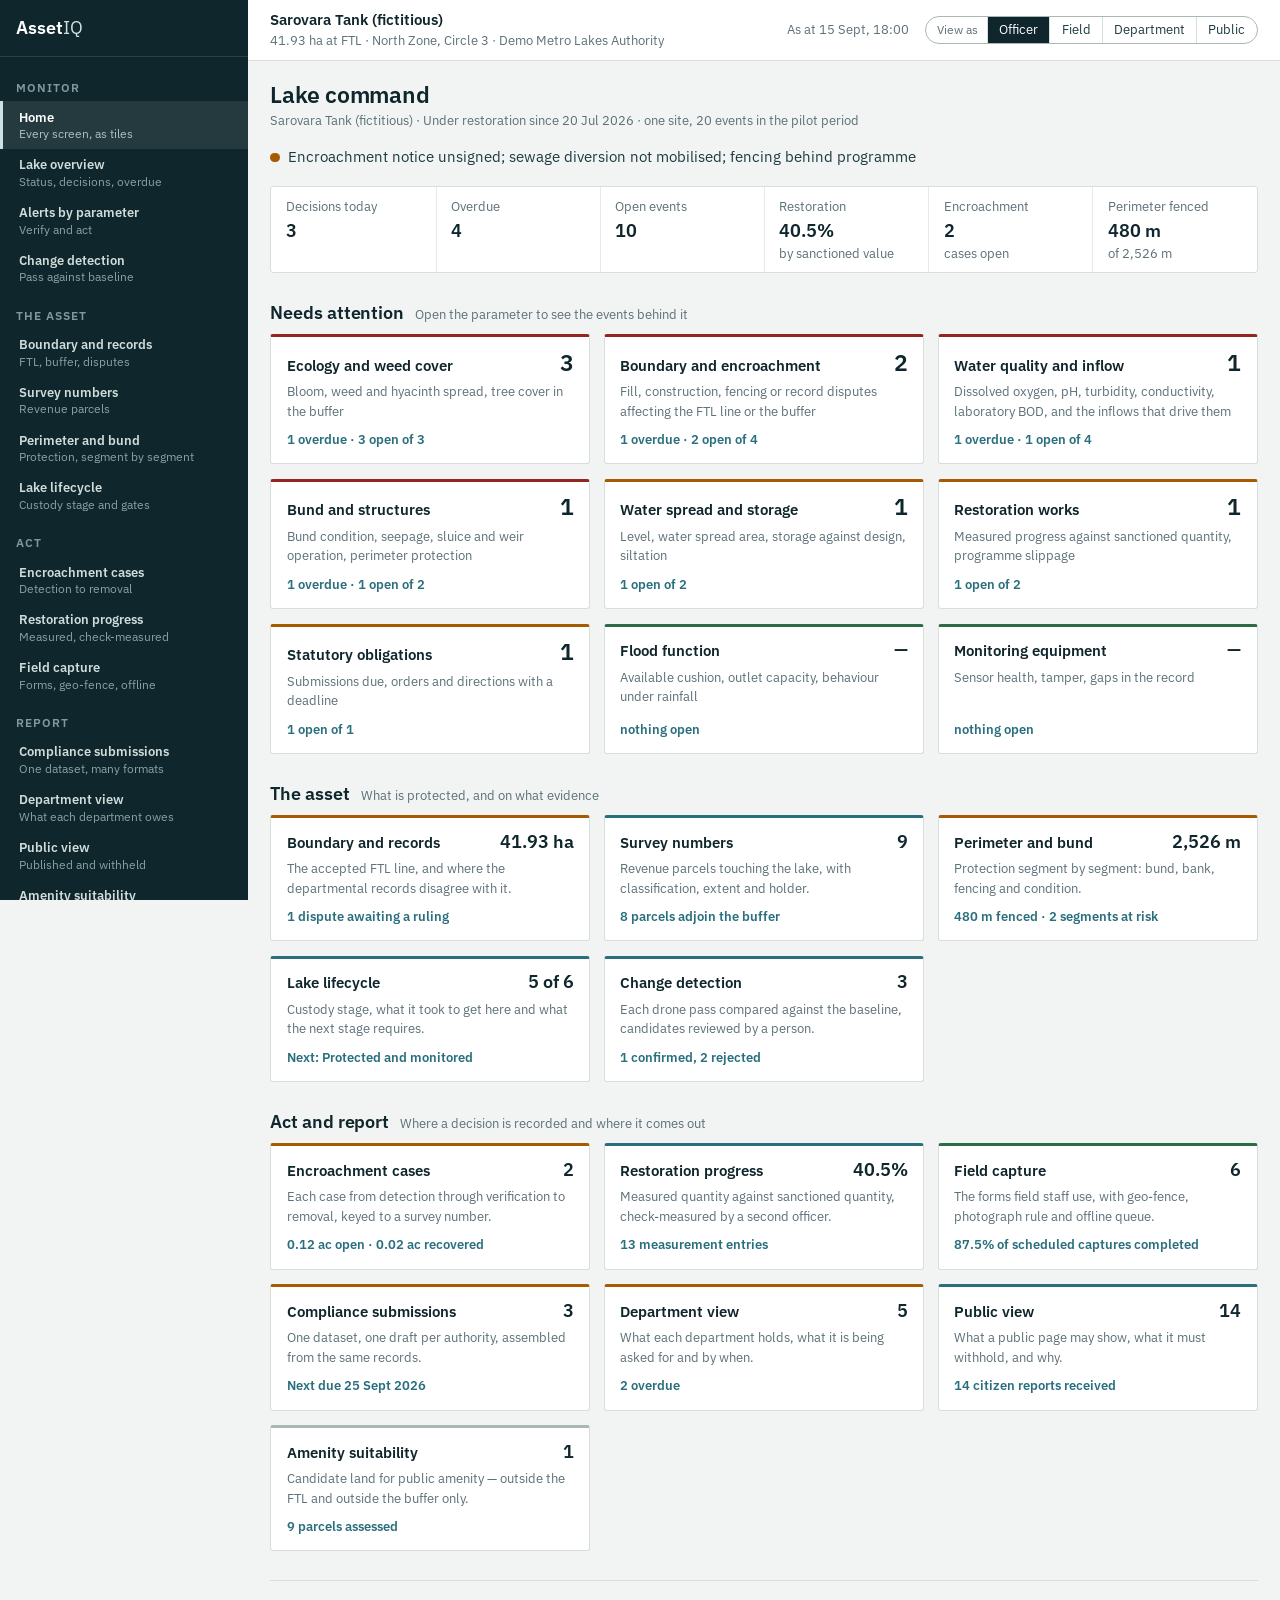
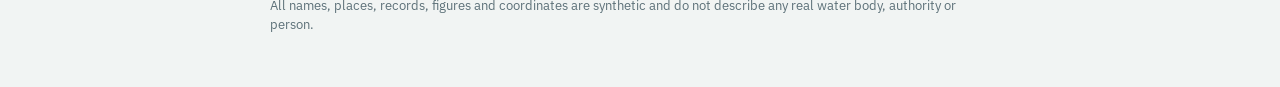
<file: index.html>
<!doctype html>
<html lang="en">
<head>
<meta charset="utf-8">
<meta name="viewport" content="width=device-width, initial-scale=1">
<meta name="robots" content="noindex, nofollow">
<title>AssetIQ</title>
<link rel="preconnect" href="https://fonts.googleapis.com">
<link rel="preconnect" href="https://fonts.gstatic.com" crossorigin>
<link href="https://fonts.googleapis.com/css2?family=IBM+Plex+Sans:wght@400;600&display=swap" rel="stylesheet">
<link rel="stylesheet" href="assets/css/aiq.css">
</head>
<body data-screen="home">

<div id="page" class="page">
  <div class="phead">
    <div class="row">
      <div>
        <h1 id="hd">Lake command</h1>
        <p class="sub" id="hsub"></p>
      </div>
      <p class="verdict" id="verdict"></p>
    </div>
  </div>

  <dl class="stat-row" id="stats"></dl>

  <div class="sec-h"><h2>Needs attention</h2><p>Open the parameter to see the events behind it</p></div>
  <div class="tiles" id="attention"></div>

  <div class="sec-h"><h2>The asset</h2><p>What is protected, and on what evidence</p></div>
  <div class="tiles" id="asset"></div>

  <div class="sec-h"><h2>Act and report</h2><p>Where a decision is recorded and where it comes out</p></div>
  <div class="tiles" id="act"></div>

  <footer class="site">
    <p id="dataline"></p>
  </footer>
</div>

<script src="assets/js/aiq-data.js"></script>
<script src="assets/js/aiq-map.js"></script>
<script src="assets/js/aiq-shell.js"></script>
<script>
AIQShell.boot(async (data) => {
  const ov = data.officer_view, works = data.restoration_works;
  const asOf = ov.as_of.slice(0, 10);
  const enc = data.encroachment_summary;
  const byId = Object.fromEntries(data.events.map(e => [e.id, AIQ.withAction(e)]));
  const settled = id => !AIQ.isOpen(byId[id]);
  const overdue = ov.overdue.filter(id => !settled(id));
  const decisions = ov.needs_decision_today.filter(d => !settled(d.event));

  /* this screen is the officer's home; the other roles are sent to their own,
     so there is no role-dependent heading to set here */
  document.getElementById("hsub").textContent =
    `${data.asset.display_name} · ${AIQ.custody(data.asset.custody_state)} since ` +
    `${AIQ.date(data.custody_history.at(-1).date)} · one site, ${data.events.length} events in the pilot period`;
  document.getElementById("verdict").innerHTML =
    `<span class="dot ${ov.overall_status}"></span> <span class="reason">${ov.status_reason}</span>`;
  document.getElementById("dataline").textContent = data.meta.disclaimer;

  /* headline figures */
  const stats = [
    ["Decisions today", decisions.length, ""],
    ["Overdue", overdue.length, ""],
    ["Open events", data.events.map(AIQ.withAction).filter(AIQ.isOpen).length, ""],
    ["Restoration", works.precomputed_progress.overall_pct + "%", "by sanctioned value"],
    ["Encroachment", enc.open, "cases open"],
    ["Perimeter fenced", data.perimeter.fenced_m + " m", "of " + AIQ.num(data.perimeter.total_m) + " m"],
  ];
  document.getElementById("stats").innerHTML = stats.map(([k, v, s]) =>
    `<div class="stat"><dt>${k}</dt><dd>${v}${s ? ` <small>${s}</small>` : ""}</dd></div>`).join("");

  /* one tile per monitoring parameter, worst first */
  const params = data.parameters.map(p => Object.assign({}, p, AIQ.health(data, p.key)));
  const rank = { red: 0, amber: 1, green: 2 };
  params.sort((a, b) => rank[a.status] - rank[b.status] || b.open - a.open);
  document.getElementById("attention").innerHTML = params.map(p => `
    <a class="tile ${p.status}" href="alerts.html#p=${p.key}">
      <div class="tile-k">
        <span class="tile-t">${p.name}</span>
        <span class="tile-n ${p.open ? "" : "sm"}">${p.open || "—"}</span>
      </div>
      <p class="tile-d">${p.what}</p>
      <p class="tile-f">${p.late ? `${p.late} overdue · ` : ""}${p.open ? `${p.open} open of ${p.total}` : `nothing open`}</p>
    </a>`).join("");

  /* the asset */
  const disc = data.record_discrepancies.filter(d => d.status === "escalated_for_ruling").length;
  const nextStage = data.lifecycle.stages.find(s => !s.reached_on);
  document.getElementById("asset").innerHTML = [
    { href: "baseline.html", t: "Boundary and records", n: data.spatial_baseline.ftl_area_ha + " ha",
      d: "The accepted FTL line, and where the departmental records disagree with it.",
      f: disc ? `${disc} dispute awaiting a ruling` : "No open dispute", s: disc ? "amber" : "green" },
    { href: "survey.html", t: "Survey numbers", n: data.survey_parcels.length,
      d: "Revenue parcels touching the lake, with classification, extent and holder.",
      f: `${data.survey_summary.parcels_adjoining_buffer} parcels adjoin the buffer`, s: "" },
    { href: "perimeter.html", t: "Perimeter and bund", n: AIQ.num(data.perimeter.total_m) + " m",
      d: "Protection segment by segment: bund, bank, fencing and condition.",
      f: `${data.perimeter.fenced_m} m fenced · ${data.perimeter.segments.filter(x => x.condition === "At risk").length} segments at risk`,
      s: "amber" },
    { href: "lifecycle.html", t: "Lake lifecycle", n: "5 of 6",
      d: "Custody stage, what it took to get here and what the next stage requires.",
      f: nextStage ? `Next: ${nextStage.name}` : "Fully protected", s: "" },
    { href: "change.html", t: "Change detection", n: data.change_detection.passes.at(-1).candidates,
      d: "Each drone pass compared against the baseline, candidates reviewed by a person.",
      f: `${data.change_detection.passes.at(-1).confirmed} confirmed, ${data.change_detection.passes.at(-1).rejected} rejected`,
      s: "" },
  ].map(tileHTML).join("");

  /* act and report */
  const nextDue = data.compliance_targets.slice().sort((a, b) => a.next_due < b.next_due ? -1 : 1)[0];
  document.getElementById("act").innerHTML = [
    { href: "encroachment.html", t: "Encroachment cases", n: enc.open,
      d: "Each case from detection through verification to removal, keyed to a survey number.",
      f: `${enc.area_open_ac} ac open · ${enc.area_recovered_ac} ac recovered`, s: enc.open ? "amber" : "green" },
    { href: "works.html", t: "Restoration progress", n: works.precomputed_progress.overall_pct + "%",
      d: "Measured quantity against sanctioned quantity, check-measured by a second officer.",
      f: `${works.measurements.length} measurement entries`, s: "" },
    { href: "field.html", t: "Field capture", n: data.field_forms.length,
      d: "The forms field staff use, with geo-fence, photograph rule and offline queue.",
      f: `${data.field_capture_summary.completion_pct}% of scheduled captures completed`, s: "green" },
    { href: "compliance.html", t: "Compliance submissions", n: data.compliance_targets.length,
      d: "One dataset, one draft per authority, assembled from the same records.",
      f: `Next due ${AIQ.date(nextDue.next_due)}`, s: "amber" },
    { href: "department.html", t: "Department view", n: data.department_view.departments.length,
      d: "What each department holds, what it is being asked for and by when.",
      f: `${data.department_view.departments.filter(x => x.status === "Overdue").length} overdue`, s: "amber" },
    { href: "public.html", t: "Public view", n: data.public_view.citizen_reports.received,
      d: "What a public page may show, what it must withhold, and why.",
      f: `${data.public_view.citizen_reports.received} citizen reports received`, s: "" },
    { href: "amenity.html", t: "Amenity suitability", n: data.beautification.candidates.filter(c => c.verdict === "Meets every check").length,
      d: "Candidate land for public amenity — outside the FTL and outside the buffer only.",
      f: `${data.beautification.candidates.length} parcels assessed`, s: "grey" },
  ].map(tileHTML).join("");

  function tileHTML(x) {
    return `<a class="tile ${x.s}" href="${x.href}">
      <div class="tile-k"><span class="tile-t">${x.t}</span><span class="tile-n sm">${x.n}</span></div>
      <p class="tile-d">${x.d}</p>
      <p class="tile-f">${x.f}</p>
    </a>`;
  }
});
</script>
</body>
</html>
</file>
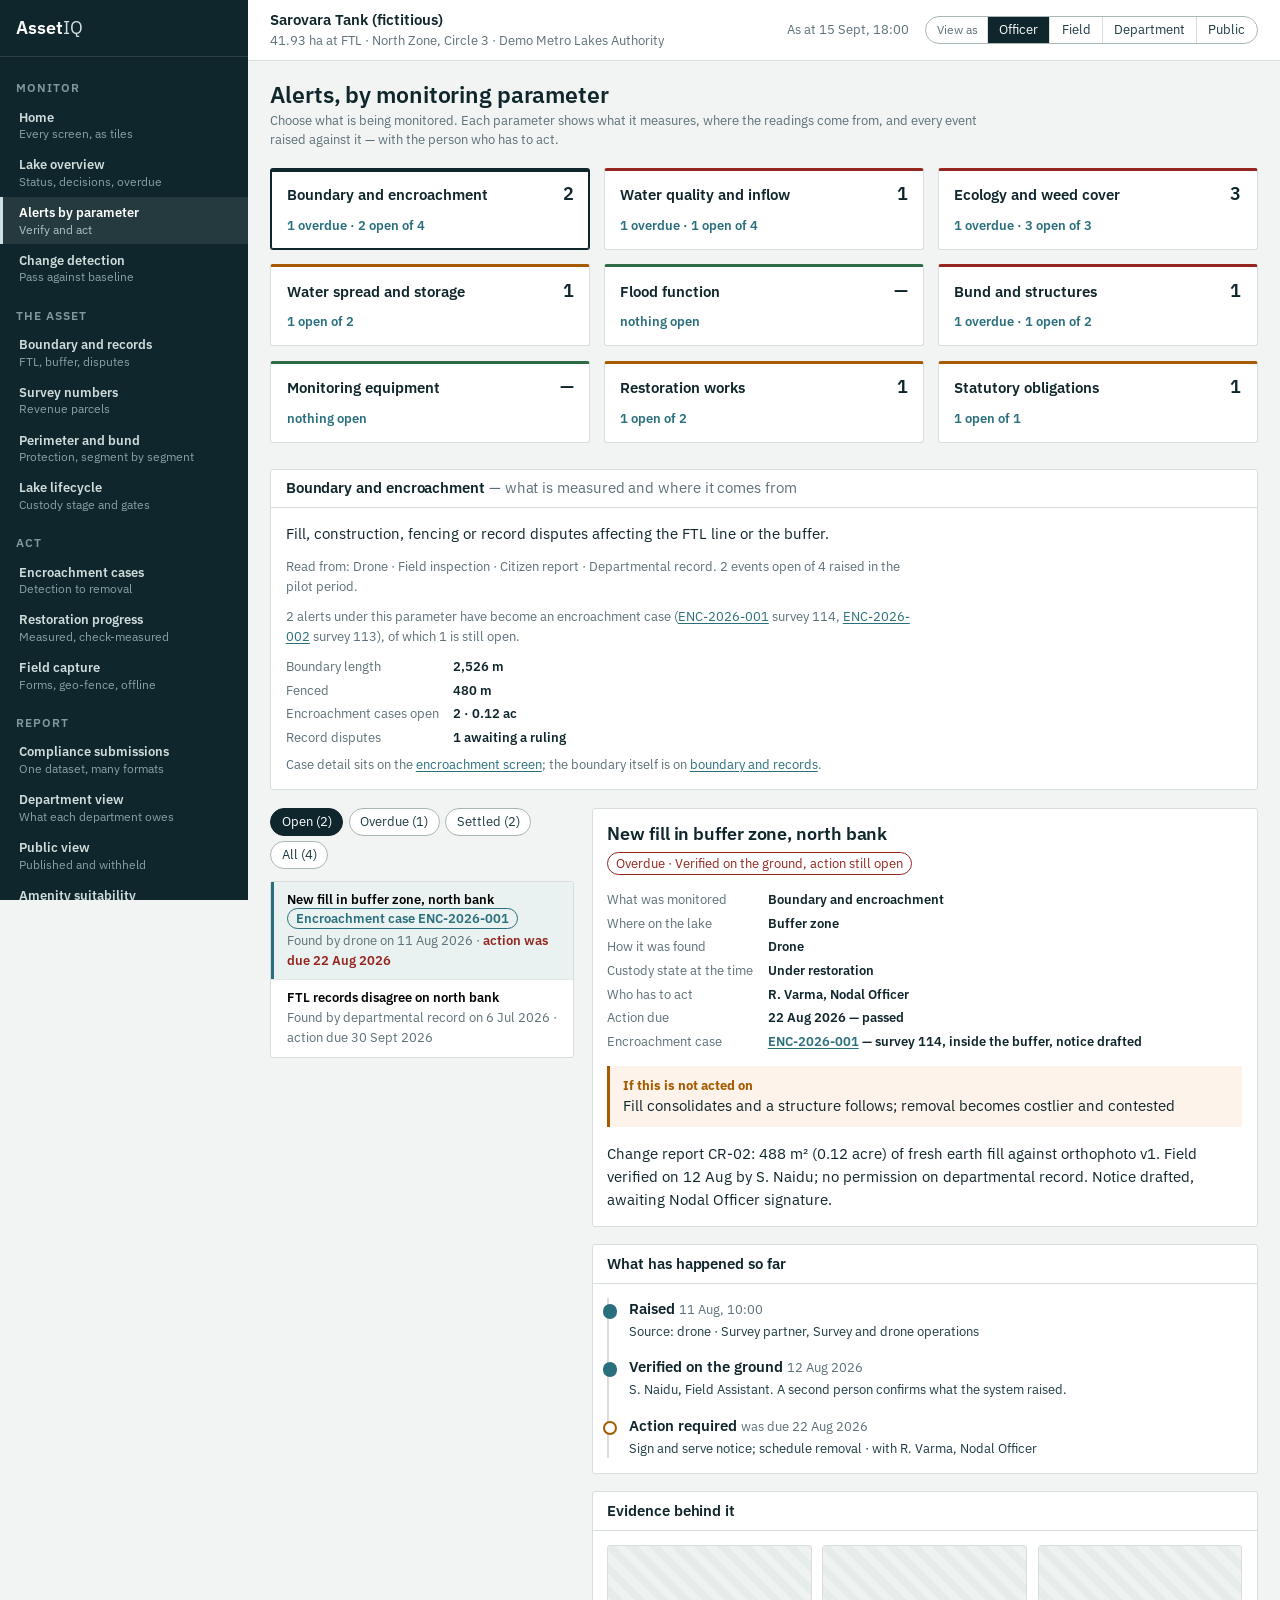
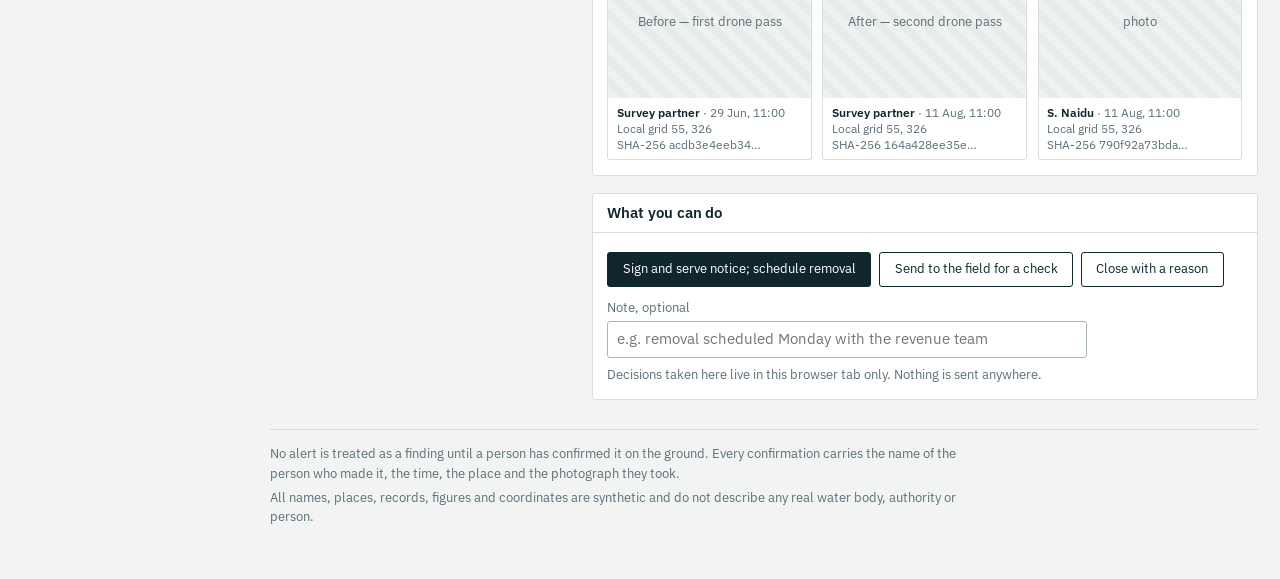
<file: alerts.html>
<!doctype html>
<html lang="en">
<head>
<meta charset="utf-8">
<meta name="viewport" content="width=device-width, initial-scale=1">
<meta name="robots" content="noindex, nofollow">
<title>Alerts by parameter — AssetIQ</title>
<link rel="preconnect" href="https://fonts.googleapis.com">
<link rel="preconnect" href="https://fonts.gstatic.com" crossorigin>
<link href="https://fonts.googleapis.com/css2?family=IBM+Plex+Sans:wght@400;600&display=swap" rel="stylesheet">
<link rel="stylesheet" href="assets/css/aiq.css">
</head>
<body data-screen="alerts">

<div id="page" class="page">
  <div class="phead">
    <div class="row">
      <div>
        <h1>Alerts, by monitoring parameter</h1>
        <p class="sub">Choose what is being monitored. Each parameter shows what it measures, where the
          readings come from, and every event raised against it — with the person who has to act.</p>
      </div>
      <p class="verdict" id="demo-state"></p>
    </div>
  </div>

  <div class="tiles" id="ptiles"></div>

  <section class="panel" id="pctx" style="margin-bottom:1.1rem"></section>

  <div class="two-pane">
    <div>
      <div class="filters" id="filters"></div>
      <ul class="alert-list" id="list"></ul>
    </div>
    <section id="detail"></section>
  </div>

  <footer class="site">
    <p>No alert is treated as a finding until a person has confirmed it on the ground. Every confirmation
       carries the name of the person who made it, the time, the place and the photograph they took.</p>
    <p id="dataline"></p>
  </footer>
</div>

<script src="assets/js/aiq-data.js"></script>
<script src="assets/js/aiq-map.js"></script>
<script src="assets/js/aiq-shell.js"></script>
<script>
AIQShell.boot(async (data) => {
  const asOf = data.officer_view.as_of.slice(0, 10);
  const rawById = Object.fromEntries(data.events.map(e => [e.id, e]));
  const ev = id => AIQ.withAction(rawById[id]);
  const all = () => data.events.map(AIQ.withAction);
  const userName = id => { const u = data.users.find(u => u.id === id); return u ? `${u.name}, ${u.role}` : (id || "—"); };
  const late = e => AIQ.isLate(e, asOf);
  /* an encroachment is not a parameter of its own — it is what a boundary or an
     ecology alert becomes once a case is opened against a survey number. The tag
     makes that visible on the list without inventing a tenth parameter. */
  const caseOf = e => (data.encroachment_cases || []).find(c => c.event === e.id);
  const encTag = e => {
    const c = caseOf(e);
    return c ? ` <span class="badge info">Encroachment case ${c.id}</span>` : "";
  };
  /* sources a field visit can actually confirm; a filing deadline is not one of them */
  const FIELD_CHECKABLE = ["drone", "satellite", "in_situ_sensor", "citizen_report", "field_inspection", "laboratory"];

  /* self-explanatory state wording */
  const STATE = {
    open: "Raised, awaiting a check",
    verified_action_open: "Verified on the ground, action still open",
    escalated: "Escalated for a ruling",
    recorded: "Recorded for the record, no action needed",
    rejected: "Checked on the ground and dismissed",
    closed: "Closed",
  };

  const stateLabel = e => e.status === "open"
    ? (FIELD_CHECKABLE.includes(e.evidence_source) ? "Raised, awaiting field verification" : "Raised, awaiting action")
    : (STATE[e.status] || e.status);

  document.getElementById("dataline").textContent = data.meta.disclaimer;

  /* ---- state ---------------------------------------------------------- */
  const qs = new URLSearchParams(location.hash.replace(/^#/, ""));
  let param = qs.get("p") || "boundary";
  let filter = "open";
  let current = qs.get("e") || null;
  if (!data.parameters.some(p => p.key === param)) param = "boundary";

  const inParam = () => all().filter(e => e.parameter === param);
  const match = e => filter === "all" ? true
    : filter === "open" ? AIQ.isOpen(e)
    : filter === "late" ? late(e)
    : !AIQ.isOpen(e);

  function syncHash() {
    location.replace("#p=" + param + (current ? "&e=" + current : ""));
  }

  /* ---- parameter tiles ------------------------------------------------ */
  function renderTiles() {
    document.getElementById("ptiles").innerHTML = data.parameters.map(p => {
      const h = AIQ.health(data, p.key);
      const on = p.key === param;
      return `<a class="tile ${h.status}" href="#p=${p.key}" data-p="${p.key}"
                 style="${on ? "border-color:var(--ink);box-shadow:inset 0 0 0 1px var(--ink)" : ""}">
        <div class="tile-k"><span class="tile-t">${p.name}</span>
          <span class="tile-n sm">${h.open || "—"}</span></div>
        <p class="tile-f">${h.late ? `${h.late} overdue · ` : ""}${h.open ? `${h.open} open of ${h.total}` : "nothing open"}</p>
      </a>`;
    }).join("");
    document.querySelectorAll("[data-p]").forEach(a => a.addEventListener("click", e => {
      e.preventDefault(); param = a.dataset.p; current = null; syncHash(); renderAll();
    }));
  }

  /* ---- what this parameter is ----------------------------------------- */
  function renderContext() {
    const p = AIQ.param(data, param);
    const h = AIQ.health(data, param);
    const box = document.getElementById("pctx");

    let extra = "";
    if (param === "water_quality") {
      const t = data.thresholds;
      extra = `<table class="reg"><thead><tr><th>Reading</th><th>What it tells you</th><th>Working threshold</th></tr></thead><tbody>
        <tr><td>Dissolved oxygen</td><td>Whether the water can support life; falls sharply when untreated sewage enters</td><td>Alert below ${t.do_mg_l.alert_below} mg/L</td></tr>
        <tr><td>pH</td><td>Acidity; a swing indicates an industrial or chemical inflow</td><td>Alert outside ${t.ph.alert_below}–${t.ph.alert_above}</td></tr>
        <tr><td>Turbidity</td><td>Suspended solids; rises with run-off and with earthworks</td><td>Alert above ${t.turbidity_ntu.alert_above} NTU</td></tr>
        <tr><td>BOD (laboratory)</td><td>Organic load; the standing measure of sewage contamination</td><td>Flagged above 10 mg/L</td></tr>
      </tbody></table><p class="wire-note">Thresholds are illustrative and would be set against the applicable standard for the site.</p>`;
    } else if (param === "storage") {
      const b = data.spatial_baseline.bathymetry;
      extra = `<dl class="kv">
        <dt>Water spread now</dt><dd>${data.satellite_series.at(-1).water_spread_ha} ha</dd>
        <dt>Storage at full tank level</dt><dd>${AIQ.num(b.storage_at_ftl_ml)} ML</dd>
        <dt>Design storage on record</dt><dd>${AIQ.num(b.design_storage_ml)} ML</dd>
        <dt>Lost to silt</dt><dd>${b.storage_loss_pct}%</dd>
        <dt>Gauge</dt><dd>${data.asset.gauge_datum_note.replace(" (synthetic)", "")}</dd></dl>`;
    } else if (param === "boundary") {
      const enc = data.encroachment_summary;
      extra = `<dl class="kv">
        <dt>Boundary length</dt><dd>${AIQ.num(data.perimeter.total_m)} m</dd>
        <dt>Fenced</dt><dd>${data.perimeter.fenced_m} m</dd>
        <dt>Encroachment cases open</dt><dd>${enc.open} · ${enc.area_open_ac} ac</dd>
        <dt>Record disputes</dt><dd>${data.record_discrepancies.filter(d => d.status === "escalated_for_ruling").length} awaiting a ruling</dd></dl>
        <p class="wire-note">Case detail sits on the <a href="encroachment.html">encroachment screen</a>;
           the boundary itself is on <a href="baseline.html">boundary and records</a>.</p>`;
    } else if (param === "structures") {
      const risk = data.perimeter.segments.filter(s => s.condition === "At risk");
      extra = `<p>${risk.length} of ${data.perimeter.segments.length} perimeter segments are recorded as at risk:
        ${risk.map(s => `<strong>${s.id}</strong> ${s.reach}`).join("; ")}.</p>
        <p class="wire-note">Segment detail is on <a href="perimeter.html">perimeter and bund</a>.</p>`;
    } else if (param === "works") {
      const pr = data.restoration_works.precomputed_progress;
      extra = `<p>Overall progress <strong>${pr.overall_pct}%</strong> by sanctioned value, from
        ${data.restoration_works.measurements.length} check-measured entries.</p>
        <p class="wire-note">Item detail is on <a href="works.html">restoration progress</a>.</p>`;
    } else if (param === "ecology") {
      const s = data.satellite_series;
      extra = `<p>Weed cover has moved from ${s[0].weed_cover_pct}% in ${s[0].month} to
        ${s.at(-1).weed_cover_pct}% in ${s.at(-1).month}, estimated from satellite imagery
        and checked against inspection photographs.</p>`;
    } else if (param === "monitoring") {
      extra = `<p>${data.sensor_devices.length} stations, reading every
        ${data.sensor_devices[0].interval_h} hours. ${data.sensor_gaps.length} gap in the record during the pilot:
        ${data.sensor_gaps.map(g => `${g.device}, ${AIQ.dateTime(g.from)} to ${AIQ.dateTime(g.to)} — ${g.cause}`).join("; ")}.</p>`;
    } else if (param === "compliance") {
      extra = `<table class="reg"><thead><tr><th>Submission</th><th>Authority</th><th>Due</th><th>State</th></tr></thead><tbody>
        ${data.compliance_targets.map(c => `<tr><td>${c.report}</td><td>${c.authority}</td>
          <td>${AIQ.date(c.next_due)}</td><td>${c.draft_status.replace(/_/g, " ")}</td></tr>`).join("")}
      </tbody></table>`;
    } else if (param === "flood") {
      const lv = data.sensor_readings.filter(r => r.device === "SN-LV1");
      const cur = lv.at(-1).level_m, peak = Math.max(...lv.map(r => r.level_m));
      extra = `<dl class="kv">
        <dt>Level now</dt><dd>${cur.toFixed(2)} m on gauge</dd>
        <dt>Below full tank level by</dt><dd>${(data.asset.ftl_gauge_m - cur).toFixed(2)} m</dd>
        <dt>Highest in the pilot</dt><dd>${peak.toFixed(2)} m</dd>
        <dt>Surplus weir</dt><dd>Operating; inspected after the July rain</dd></dl>`;
    }

    const cases = inParam().map(caseOf).filter(Boolean);
    const openCases = cases.filter(c => c.stage !== "Closed");
    const encLine = cases.length
      ? `<p class="wire-note">${cases.length} alert${cases.length > 1 ? "s" : ""} under this parameter
           ${cases.length > 1 ? "have" : "has"} become an encroachment case
           (${cases.map(c => `<a href="encroachment.html#${c.id}">${c.id}</a> survey ${c.survey_no}`).join(", ")})${
           openCases.length ? `, of which ${openCases.length} ${openCases.length > 1 ? "are" : "is"} still open` : ", all closed"}.</p>`
      : "";

    box.innerHTML = `<h2>${p.name} <span class="n">— what is measured and where it comes from</span></h2>
      <div class="body">
        <p>${p.what}.</p>
        <p class="wire-note">Read from: ${(p.sources || []).join(" · ")}.
          ${h.open ? `${h.open} event${h.open > 1 ? "s" : ""} open` : "Nothing open"} of ${h.total} raised in the pilot period.</p>
        ${encLine}
        ${extra}
      </div>`;
  }

  /* ---- list ------------------------------------------------------------ */
  function renderFilters() {
    const rows = inParam();
    const counts = {
      open: rows.filter(AIQ.isOpen).length,
      late: rows.filter(late).length,
      settled: rows.filter(e => !AIQ.isOpen(e)).length,
      all: rows.length,
    };
    const F = [["open", "Open"], ["late", "Overdue"], ["settled", "Settled"], ["all", "All"]];
    document.getElementById("filters").innerHTML = F.map(([k, l]) =>
      `<button type="button" data-f="${k}" aria-pressed="${k === filter}">${l} (${counts[k]})</button>`).join("");
    document.querySelectorAll("#filters button").forEach(b => b.addEventListener("click", () => {
      filter = b.dataset.f; renderList(); renderDetail();
    }));
  }

  function renderList() {
    const rows = inParam().filter(match);
    const el = document.getElementById("list");
    if (!rows.length) {
      el.innerHTML = `<li><span class="m" style="display:block;padding:0.8rem">Nothing in this group for this parameter.</span></li>`;
      current = null; return;
    }
    if (!rows.some(e => e.id === current)) current = rows[0].id;
    el.innerHTML = rows.map(e => `
      <li><button type="button" data-id="${e.id}" aria-current="${e.id === current}">
        <span class="t">${e.title}${encTag(e)}</span>
        <span class="m">Found by ${AIQ.source(e.evidence_source).toLowerCase()} on ${AIQ.date(e.raised_at)}${
          e.deadline ? ` · <span class="${late(e) ? "late" : ""}">action ${late(e) ? "was due" : "due"} ${AIQ.date(e.deadline)}</span>` : ""}</span>
      </button></li>`).join("");
    el.querySelectorAll("button").forEach(b => b.addEventListener("click", () => {
      current = b.dataset.id; syncHash(); renderDetail();
    }));
  }

  /* ---- detail ---------------------------------------------------------- */
  function chain(e) {
    const steps = [{
      cls: "done", step: "Raised", when: AIQ.dateTime(e.raised_at),
      text: `Source: ${AIQ.source(e.evidence_source).toLowerCase()}${e.raised_by ? ` · ${userName(e.raised_by)}` : ""}`
    }];
    if (e.status === "rejected") {
      steps.push({ cls: "done", step: "Checked on the ground and dismissed",
        when: e.closed_on ? AIQ.date(e.closed_on) : "",
        text: `${userName(e.verified_by || e.owner)} found no fault. The alert stays on record with the reason.` });
    } else if (e.verified_by) {
      steps.push({ cls: "done", step: "Verified on the ground",
        when: e.verified_on ? AIQ.date(e.verified_on) : "",
        text: `${userName(e.verified_by)}. A second person confirms what the system raised.` });
    } else if (e.status === "recorded") {
      steps.push({ cls: "done", step: "Recorded against the baseline", when: "",
        text: "A survey finding noted for the record. It sets a figure others are measured against "
            + "rather than raising an action." });
    } else if (e.status === "escalated") {
      steps.push({ cls: "waiting", step: "Referred for a ruling", when: e.deadline ? `due ${AIQ.date(e.deadline)}` : "",
        text: `With ${userName(e.owner)}. The authority decides which record governs; we do not resolve it ourselves.` });
    } else if (AIQ.isOpen(e) && FIELD_CHECKABLE.includes(e.evidence_source)) {
      steps.push({ cls: "waiting", step: "Awaiting field verification", when: "",
        text: "Nobody has confirmed this on the ground yet, so it is not treated as a finding." });
    } else if (AIQ.isOpen(e)) {
      steps.push({ cls: "waiting", step: "Awaiting action by the owner", when: "",
        text: `Nothing to verify in the field — this comes from a record. With ${userName(e.owner)}.` });
    }
    if (e.action) {
      steps.push({ cls: (e.status === "closed" || e.demo_action) ? "done" : "waiting", step: "Action required",
        when: e.deadline ? `${late(e) ? "was due" : "due"} ${AIQ.date(e.deadline)}` : "",
        text: `${e.action} · with ${userName(e.owner)}` });
    } else if (e.status === "closed") {
      steps.push({ cls: "done", step: "Closed", when: e.closed_on ? AIQ.date(e.closed_on) : "", text: userName(e.owner) });
    }
    if (e.demo_action) {
      steps.push({ cls: "done", step: e.demo_action.label, when: AIQ.dateTime(e.demo_action.at),
        text: `${e.demo_action.by}${e.demo_action.note ? ` · “${e.demo_action.note}”` : ""}` });
    }
    if (e.compliance_target) {
      const c = data.compliance_targets.find(c => c.id === e.compliance_target);
      if (c) steps.push({ cls: "waiting", step: "Feeds a compliance submission",
        when: `due ${AIQ.date(c.next_due)}`, text: `${c.report} — ${c.authority}` });
    }
    return steps;
  }

  function evidence(e) {
    const ids = e.evidence || [];
    const items = data.media_ledger.filter(m => ids.includes(m.id) || (m.linked_to || []).includes(e.id));
    if (!items.length) return `<p class="wire-note">This event rests on records rather than captured media: ${ids.join(", ")}.</p>`;
    return `<div class="evidence">` + items.map(m => `
      <figure><div class="frame">${m.role_note || m.kind.replace(/_/g, " ")}</div>
        <figcaption><span class="who">${userName(m.captured_by).split(",")[0]}</span> · ${AIQ.dateTime(m.captured_at)}<br>
          Local grid ${m.location[0]}, ${m.location[1]}<br>
          <span class="hash">SHA-256 ${m.sha256.slice(0, 12)}…</span></figcaption></figure>`).join("") + `</div>`;
  }

  function actionPanel(e) {
    if (e.demo_action) {
      return `<div class="taken"><strong>${e.demo_action.label}</strong>
        <p>${e.demo_action.by} · ${AIQ.dateTime(e.demo_action.at)}${e.demo_action.note ? ` · “${e.demo_action.note}”` : ""}</p></div>`;
    }
    if (!AIQ.isOpen(e)) return `<p class="wire-note">This one is settled. Nothing is waiting on you.</p>`;
    return `<div class="actions">
        <button type="button" id="do-act">${e.action || "Record a decision"}</button>
        <button type="button" class="secondary" id="do-field">Send to the field for a check</button>
        <button type="button" class="secondary" id="do-close">Close with a reason</button>
      </div>
      <label class="reason-row" for="reason">Note, optional</label>
      <input id="reason" type="text" placeholder="e.g. removal scheduled Monday with the revenue team">`;
  }

  function renderDetail() {
    const box = document.getElementById("detail");
    if (!current) { box.innerHTML = ""; return; }
    const e = ev(current);
    const badge = late(e) ? "late" : AIQ.isOpen(e) ? "open" : "closed";
    const enc = (data.encroachment_cases || []).find(c => c.event === e.id);

    box.innerHTML = `
      <div class="panel"><div class="body">
        <h2 style="font-size:var(--step-1)">${e.title}</h2>
        <p class="sub" style="margin-bottom:0.9rem">
          <span class="badge ${badge}">${late(e) ? "Overdue · " : ""}${stateLabel(e)}</span>
        </p>
        <dl class="kv" style="margin-bottom:0.9rem">
          <dt>What was monitored</dt><dd>${AIQ.param(data, e.parameter).name}</dd>
          <dt>Where on the lake</dt><dd>${AIQ.zone(data, e.zone)}</dd>
          <dt>How it was found</dt><dd>${AIQ.source(e.evidence_source)}</dd>
          <dt>Custody state at the time</dt><dd>${AIQ.custody(e.custody_state)}</dd>
          <dt>Who has to act</dt><dd>${userName(e.owner)}</dd>
          ${e.deadline ? `<dt>Action due</dt><dd>${AIQ.date(e.deadline)}${late(e) ? " — passed" : ""}</dd>` : ""}
          ${enc ? `<dt>Encroachment case</dt><dd><a href="encroachment.html#${enc.id}">${enc.id}</a> — survey ${enc.survey_no}, ${
            enc.inside_ftl ? "inside the FTL line" : "inside the buffer"}, ${enc.stage.toLowerCase()}</dd>` : ""}
        </dl>
        ${e.consequence_if_not_acted === "—" ? "" : `<div class="consequence">
          <strong>${AIQ.isOpen(e) ? "If this is not acted on" : "Why it was raised"}</strong>
          ${e.consequence_if_not_acted}</div>`}
        <p>${e.detail}</p>
      </div></div>

      <div class="panel" style="margin-top:1.1rem"><h2>What has happened so far</h2><div class="body">
        <ul class="chain">${chain(e).map(s => `<li class="${s.cls}">
          <span class="step">${s.step}</span> <span class="when">${s.when}</span><p>${s.text}</p></li>`).join("")}</ul>
      </div></div>

      <div class="panel" style="margin-top:1.1rem"><h2>Evidence behind it</h2><div class="body">${evidence(e)}</div></div>

      <div class="panel" style="margin-top:1.1rem"><h2>What you can do</h2><div class="body">
        ${actionPanel(e)}
        ${e.demo_action
          ? `<p class="wire-note">Recorded in this browser tab only, at ${AIQ.dateTime(e.demo_action.at)}.
             It disappears when the page is refreshed. <button type="button" class="linkish" id="undo">Undo</button></p>`
          : `<p class="wire-note">Decisions taken here live in this browser tab only. Nothing is sent anywhere.</p>`}
      </div></div>`;

    const act = (status, label) => {
      const note = (document.getElementById("reason") || {}).value || "";
      AIQ.actions.record(e.id, { status, label, note, by: "R. Varma, Nodal Officer" });
      renderAll();
    };
    const b1 = document.getElementById("do-act");
    if (b1) b1.addEventListener("click", () => act("closed", e.action || "Decision recorded"));
    const b2 = document.getElementById("do-field");
    if (b2) b2.addEventListener("click", () => act("open", "Sent to the field for a check"));
    const b3 = document.getElementById("do-close");
    if (b3) b3.addEventListener("click", () => act("rejected", "Closed with a reason"));
    const u = document.getElementById("undo");
    if (u) u.addEventListener("click", () => {
      const a = AIQ.actions.all(); delete a[e.id];
      try { sessionStorage.setItem(AIQ.actions.KEY, JSON.stringify(a)); } catch (err) {}
      renderAll();
    });

    document.querySelectorAll("#list button").forEach(b =>
      b.setAttribute("aria-current", b.dataset.id === current));
  }

  function renderBanner() {
    const n = AIQ.actions.count();
    document.getElementById("demo-state").innerHTML = n
      ? `<span class="dot green"></span> <span class="reason">${n} decision${n > 1 ? "s" : ""} recorded in this tab.
         <button type="button" class="linkish" id="reset">Reset the demonstration</button></span>`
      : "";
    const r = document.getElementById("reset");
    if (r) r.addEventListener("click", () => { AIQ.actions.clear(); renderAll(); });
  }

  function renderAll() {
    /* if nothing is open for this parameter, land on a group that has something */
    const rows = inParam();
    if (!rows.filter(match).length) {
      filter = rows.some(AIQ.isOpen) ? "open" : rows.length ? "settled" : "all";
    }
    renderTiles(); renderContext(); renderFilters(); renderList(); renderDetail(); renderBanner();
  }
  renderAll();

  window.addEventListener("hashchange", () => {
    const q = new URLSearchParams(location.hash.replace(/^#/, ""));
    const p = q.get("p"), e = q.get("e");
    if (p && p !== param) { param = p; current = e || null; renderAll(); }
  });
});
</script>
</body>
</html>
</file>
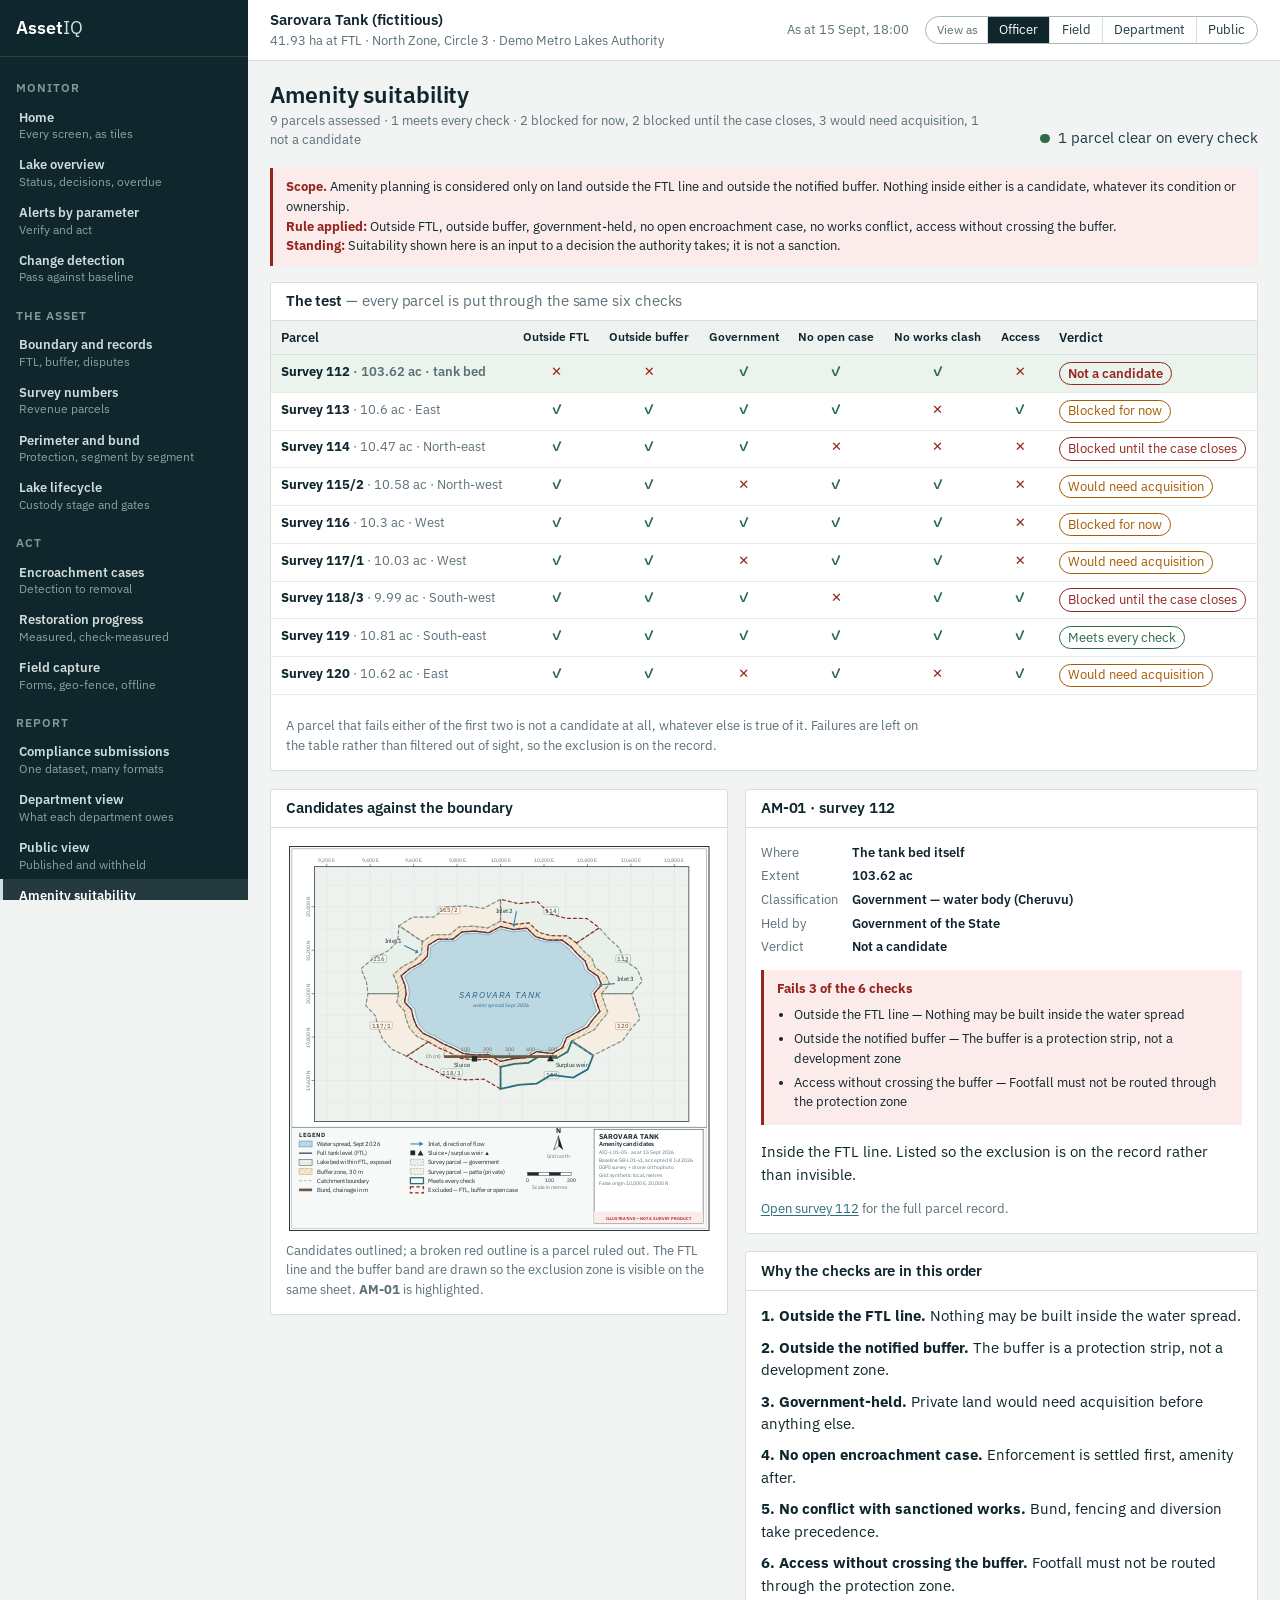
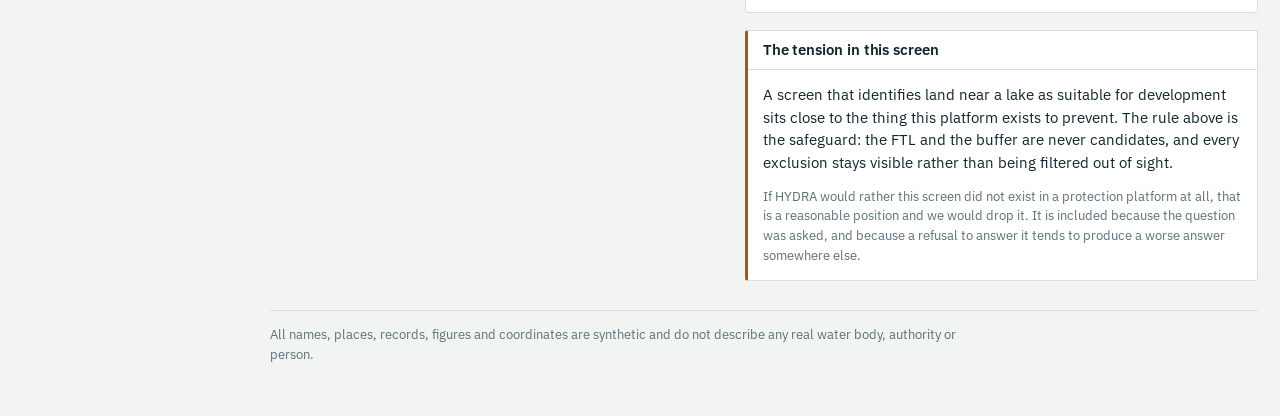
<file: amenity.html>
<!doctype html>
<html lang="en">
<head>
<meta charset="utf-8">
<meta name="viewport" content="width=device-width, initial-scale=1">
<meta name="robots" content="noindex, nofollow">
<title>Amenity suitability — AssetIQ</title>
<link rel="preconnect" href="https://fonts.googleapis.com">
<link rel="preconnect" href="https://fonts.gstatic.com" crossorigin>
<link href="https://fonts.googleapis.com/css2?family=IBM+Plex+Sans:wght@400;600&display=swap" rel="stylesheet">
<link rel="stylesheet" href="assets/css/aiq.css">
</head>
<body data-screen="amenity">

<div id="page" class="page">
  <div class="phead">
    <div class="row">
      <div>
        <h1>Amenity suitability</h1>
        <p class="sub" id="sub"></p>
      </div>
      <p class="verdict" id="verdict"></p>
    </div>
  </div>

  <div class="guard" id="scope"></div>

  <section class="panel" style="margin-bottom:1.1rem">
    <h2>The test <span class="n">— every parcel is put through the same six checks</span></h2>
    <div class="scroll-x"><table class="reg" id="matrix"></table></div>
    <div class="body"><p class="wire-note">A parcel that fails either of the first two is not a candidate
      at all, whatever else is true of it. Failures are left on the table rather than filtered out of
      sight, so the exclusion is on the record.</p></div>
  </section>

  <div class="cols">
    <section class="panel">
      <h2>Candidates against the boundary</h2>
      <div class="body">
        <svg id="plan"></svg>
        <p class="caption" id="cap"></p>
      </div>
    </section>

    <div class="stack">
      <section class="panel" id="detail"></section>

      <section class="panel">
        <h2>Why the checks are in this order</h2>
        <div class="body"><ul class="plain" id="crit"></ul></div>
      </section>

      <section class="panel accent">
        <h2>The tension in this screen</h2>
        <div class="body">
          <p id="caution"></p>
          <p class="wire-note">If HYDRA would rather this screen did not exist in a protection platform at
             all, that is a reasonable position and we would drop it. It is included because the question
             was asked, and because a refusal to answer it tends to produce a worse answer somewhere else.</p>
        </div>
      </section>
    </div>
  </div>

  <footer class="site">
    <p id="dataline"></p>
  </footer>
</div>

<script src="assets/js/aiq-data.js"></script>
<script src="assets/js/aiq-map.js"></script>
<script src="assets/js/aiq-shell.js"></script>
<script>
AIQShell.boot(async (data) => {
  const B = data.beautification;
  let current = (location.hash || "").replace("#", "") || B.candidates[0].id;
  if (!B.candidates.some(c => c.id === current)) current = B.candidates[0].id;

  const pass = B.candidates.filter(c => c.verdict === "Meets every check");
  const summary = B.summary || {};
  document.getElementById("sub").textContent =
    `${B.candidates.length} parcels assessed · ${pass.length} meets every check · ` +
    `${Object.entries(summary).filter(([k, v]) => v && k !== "Meets every check")
       .map(([k, v]) => `${v} ${k.toLowerCase()}`).join(", ")}`;
  document.getElementById("verdict").innerHTML =
    `<span class="dot ${pass.length ? "green" : "amber"}"></span> <span class="reason">${
      pass.length} parcel${pass.length === 1 ? "" : "s"} clear on every check</span>`;
  document.getElementById("scope").innerHTML =
    `<strong>Scope.</strong> ${B.scope} <br><strong>Rule applied:</strong> ${B.rule} ` +
    `<br><strong>Standing:</strong> ${B.decision}`;
  document.getElementById("caution").textContent = B.caution;
  document.getElementById("dataline").textContent = data.meta.disclaimer;

  document.getElementById("crit").innerHTML = B.criteria.map((c, i) =>
    `<li><strong>${i + 1}. ${c.label}.</strong> ${c.why}.</li>`).join("");

  function renderMatrix() {
    document.getElementById("matrix").innerHTML =
      `<thead><tr><th style="white-space:nowrap">Parcel</th>${B.criteria.map(c =>
        `<th title="${c.label} — ${c.why}" style="font-size:var(--step--2);white-space:nowrap">${c.short || c.label}</th>`).join("")}<th style="white-space:nowrap">Verdict</th></tr></thead><tbody>` +
      B.candidates.map(c => {
        const ok = c.verdict === "Meets every check";
        return `<tr data-id="${c.id}" style="cursor:pointer" class="${c.id === current ? "accepted" : ""}">
          <td style="white-space:nowrap"><strong>Survey ${c.survey_no}</strong>
            <span class="wire-note" style="margin:0"> · ${c.extent_ac} ac · ${c.location.replace(" of the lake, beyond the buffer", "").replace("The tank bed itself", "tank bed")}</span></td>
          ${B.criteria.map(k => `<td style="text-align:center">${c.checks[k.k]
            ? `<span class="check">✓</span>` : `<span class="cross">✕</span>`}</td>`).join("")}
          <td>${ok ? `<span class="badge closed">${c.verdict}</span>`
            : (c.verdict === "Not a candidate" || c.verdict.indexOf("Blocked until") === 0)
              ? `<span class="badge late">${c.verdict}</span>`
            : `<span class="badge open">${c.verdict}</span>`}</td></tr>`;
      }).join("") + `</tbody>`;
    document.querySelectorAll("#matrix tbody tr").forEach(r => r.addEventListener("click", () => {
      current = r.dataset.id; location.replace("#" + current); renderAll();
    }));
  }

  function renderDetail() {
    const c = B.candidates.find(x => x.id === current);
    const p = AIQ.parcel(data, c.parcel_id);
    const failed = B.criteria.filter(k => !c.checks[k.k]);
    const cases = (data.encroachment_cases || []).filter(x => x.parcel_id === c.parcel_id);
    document.getElementById("detail").innerHTML = `
      <h2>${c.id} · survey ${c.survey_no}</h2>
      <div class="body">
        <dl class="kv" style="margin-bottom:0.8rem">
          <dt>Where</dt><dd>${c.location}</dd>
          <dt>Extent</dt><dd>${c.extent_ac} ac</dd>
          <dt>Classification</dt><dd>${p ? p.classification : "—"}</dd>
          <dt>Held by</dt><dd>${p ? p.holder : "—"}</dd>
          <dt>Verdict</dt><dd>${c.verdict}</dd>
        </dl>
        ${failed.length
          ? `<div class="${(c.verdict === "Not a candidate" || c.verdict.indexOf("Blocked until") === 0) ? "guard" : "consequence"}">
              <strong>Fails ${failed.length} of the ${B.criteria.length} checks</strong>
              <ul class="bul" style="margin:0.4rem 0 0">${failed.map(f =>
                `<li>${f.label} — ${f.why}</li>`).join("")}</ul></div>`
          : `<div class="taken"><strong>Clear on every check</strong>
              <p>Outside the FTL, outside the buffer, government-held, no open case, no conflict with
                 sanctioned works, and reachable without routing footfall through the protection zone.</p></div>`}
        <p>${c.note}</p>
        ${cases.length ? `<p class="wire-note">This parcel carries
          <a href="encroachment.html#${cases[0].id}">case ${cases[0].id}</a>. Enforcement is settled before
          amenity is considered, not alongside it.</p>` : ""}
        <p class="wire-note"><a href="survey.html#${c.parcel_id}">Open survey ${c.survey_no}</a> for the
          full parcel record.</p>
      </div>`;
  }

  function draw() {
    const c = B.candidates.find(x => x.id === current);
    AIQMap.draw(document.getElementById("plan"), data, {
      title: "Amenity candidates", mapRef: "AIQ-L01-05",
      asAt: AIQ.date(data.officer_view.as_of), acceptedOn: AIQ.date(data.spatial_baseline.accepted_on),
      waterDate: "Sept 2026", parcels: true, amenity: true, highlightParcel: c.parcel_id,
      sensors: false, changes: false,
    });
    document.getElementById("cap").innerHTML =
      `Candidates outlined; a broken red outline is a parcel ruled out. The FTL line and the buffer band are
       drawn so the exclusion zone is visible on the same sheet. <strong>${c.id}</strong> is highlighted.`;
  }

  function renderAll() { renderMatrix(); renderDetail(); draw(); }
  renderAll();
  window.addEventListener("hashchange", () => {
    const h = location.hash.replace("#", "");
    if (h && B.candidates.some(c => c.id === h) && h !== current) { current = h; renderAll(); }
  });
});
</script>
</body>
</html>
</file>
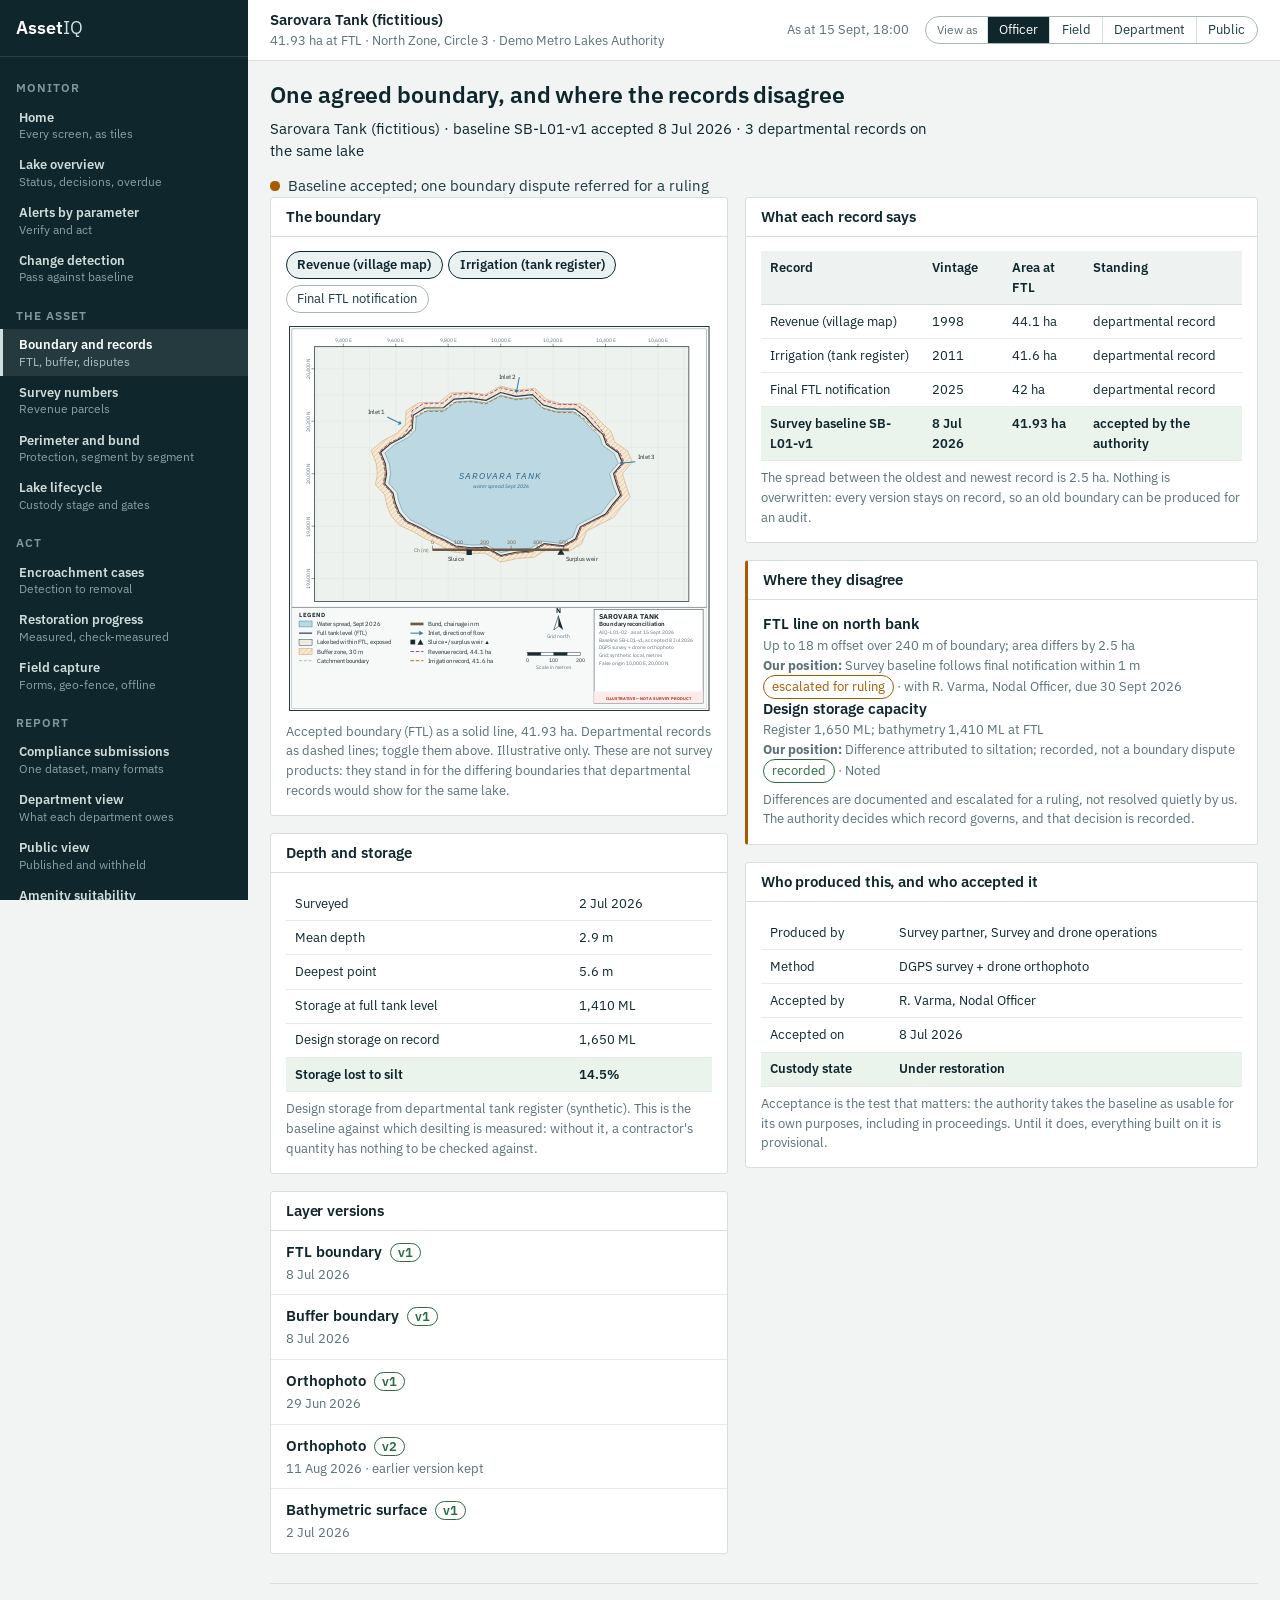
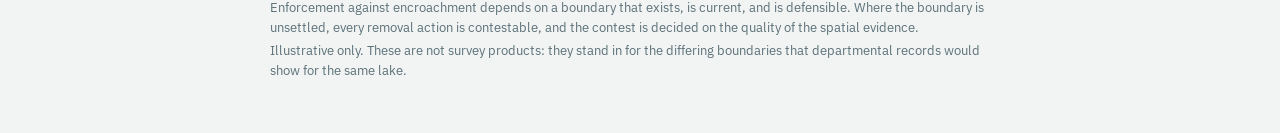
<file: baseline.html>
<!doctype html>
<html lang="en">
<head>
<meta charset="utf-8">
<meta name="viewport" content="width=device-width, initial-scale=1">
<meta name="robots" content="noindex, nofollow">
<title>Baseline and records — AssetIQ</title>
<link rel="preconnect" href="https://fonts.googleapis.com">
<link rel="preconnect" href="https://fonts.gstatic.com" crossorigin>
<link href="https://fonts.googleapis.com/css2?family=IBM+Plex+Sans:wght@400;600&display=swap" rel="stylesheet">
<link rel="stylesheet" href="assets/css/aiq.css">
</head>
<body data-screen="boundary">

<div id="page" class="page">
  <section class="lake-head">
    <div class="row">
      <div>
        <h1>One agreed boundary, and where the records disagree</h1>
        <p class="sub" id="sub"></p>
      </div>
      <p class="verdict" id="verdict"></p>
    </div>
  </section>

  <div class="cols">
    <div class="stack">
      <section class="panel">
        <h2>The boundary</h2>
        <div class="body">
          <div class="layer-toggles" id="toggles"></div>
          <svg id="plan"></svg>
          <p class="caption" id="plan-caption"></p>
        </div>
      </section>

      <section class="panel">
        <h2>Depth and storage</h2>
        <div class="body" id="bathy"></div>
      </section>

      <section class="panel">
        <h2>Layer versions</h2>
        <ul class="events" id="layers"></ul>
      </section>
    </div>

    <div class="stack">
      <section class="panel">
        <h2>What each record says</h2>
        <div class="body" id="register"></div>
      </section>

      <section class="panel decisions">
        <h2>Where they disagree</h2>
        <div class="body" id="discrepancies"></div>
      </section>

      <section class="panel">
        <h2>Who produced this, and who accepted it</h2>
        <div class="body" id="provenance"></div>
      </section>
    </div>
  </div>

  <footer class="site">
    <p>Enforcement against encroachment depends on a boundary that exists, is current, and is defensible. Where the boundary is unsettled, every removal action is contestable, and the contest is decided on the quality of the spatial evidence.</p>
    <p id="dataline"></p>
  </footer>
</div>

<script src="assets/js/aiq-data.js"></script>
<script src="assets/js/aiq-map.js"></script>
<script src="assets/js/aiq-shell.js"></script>
<script>
AIQShell.boot(async (data) => {
  const a = data.asset, sb = data.spatial_baseline, g = data.geometry;
  const recs = data.departmental_records;
  const rec = id => recs.find(r => r.id === id) || {};
  const role = id => { const u = data.users.find(u => u.id === id); return u ? `${u.name}, ${u.role}` : id; };
  const shown = { "DR-REV": true, "DR-IRR": true, "DR-NOT": false };
  const hasBoundaries = g.record_boundaries && Object.keys(g.record_boundaries).length > 0;
  document.getElementById("sub").textContent =
    `${a.display_name} · baseline ${sb.id} accepted ${AIQ.date(sb.accepted_on)} · ${recs.length} departmental records on the same lake`;
  document.getElementById("verdict").innerHTML =
    `<span class="dot amber"></span> <span class="reason">Baseline accepted; one boundary dispute referred for a ruling</span>`;
  document.getElementById("dataline").textContent = g.record_boundaries_note || data.meta.disclaimer;

  function drawPlan() {
    const svg = document.getElementById("plan");
    svg.innerHTML = "";
    if (!hasBoundaries) {
      AIQMap.draw(svg, data, { title: "Accepted boundary", mapRef: "AIQ-L01-02", asAt: AIQ.date(data.officer_view.as_of), acceptedOn: AIQ.date(sb.accepted_on), waterDate: "Sept 2026", sensors: false, changes: false });
      document.getElementById("plan-caption").textContent =
        `Accepted boundary, ${a.ftl_area_ha} ha. The departmental boundary layers are not in this copy of the demonstration data.`;
      return;
    }
    const overlays = Object.keys(g.record_boundaries).filter(id => shown[id]);
    AIQMap.draw(svg, data, { title: "Boundary reconciliation", mapRef: "AIQ-L01-02", asAt: AIQ.date(data.officer_view.as_of),
      acceptedOn: AIQ.date(sb.accepted_on), waterDate: "Sept 2026", overlays, sensors: false, changes: false });
    document.getElementById("plan-caption").innerHTML =
      `Accepted boundary (FTL) as a solid line, ${a.ftl_area_ha} ha. Departmental records as dashed lines; toggle them above. ` +
      `<span class="wire-note">${g.record_boundaries_note}</span>`;
  }

  function renderToggles() {
    if (!hasBoundaries) { document.getElementById("toggles").innerHTML = ""; return; }
    document.getElementById("toggles").innerHTML = Object.keys(g.record_boundaries).map(id =>
      `<button type="button" data-id="${id}" aria-pressed="${shown[id]}">${rec(id).department}</button>`).join("");
    document.querySelectorAll("#toggles button").forEach(b => b.addEventListener("click", () => {
      shown[b.dataset.id] = !shown[b.dataset.id];
      renderToggles(); drawPlan();
    }));
  }

  /* register */
  const rows = recs.map(r => [r.department, r.vintage, `${r.ftl_area_ha} ha`, "departmental record"])
    .concat([[`Survey baseline ${sb.id}`, AIQ.date(sb.accepted_on), `${sb.ftl_area_ha} ha`, "accepted by the authority"]]);
  document.getElementById("register").innerHTML =
    `<table class="reg"><thead><tr><th>Record</th><th>Vintage</th><th>Area at FTL</th><th>Standing</th></tr></thead><tbody>` +
    rows.map((r, i) => `<tr${i === rows.length - 1 ? ' class="accepted"' : ""}>${r.map(c => `<td>${c}</td>`).join("")}</tr>`).join("") +
    `</tbody></table>
     <p class="wire-note">The spread between the oldest and newest record is
       ${(Math.max(...recs.map(r => r.ftl_area_ha)) - Math.min(...recs.map(r => r.ftl_area_ha))).toFixed(1)} ha.
       Nothing is overwritten: every version stays on record, so an old boundary can be produced for an audit.</p>`;

  /* discrepancies */
  document.getElementById("discrepancies").innerHTML = data.record_discrepancies.map(d => `
    <div class="disc">
      <p class="ask">${d.subject}</p>
      <p class="why">${d.difference}</p>
      <p class="why"><strong>Our position:</strong> ${d.baseline_position}</p>
      <p class="why">
        <span class="badge ${d.status === "escalated_for_ruling" ? "open" : "closed"}">${d.status.replace(/_/g, " ")}</span>
        ${d.ruling ? `· ${d.ruling}` : `· with ${role(d.owner)}${d.ruling_due ? `, due ${AIQ.date(d.ruling_due)}` : ""}`}
      </p>
    </div>`).join("") +
    `<p class="wire-note">Differences are documented and escalated for a ruling, not resolved quietly by us. The authority decides which record governs, and that decision is recorded.</p>`;

  /* bathymetry */
  const b = sb.bathymetry;
  document.getElementById("bathy").innerHTML = `
    <table class="reg"><tbody>
      <tr><td>Surveyed</td><td>${AIQ.date(b.surveyed_on)}</td></tr>
      <tr><td>Mean depth</td><td>${b.mean_depth_m} m</td></tr>
      <tr><td>Deepest point</td><td>${b.max_depth_m} m</td></tr>
      <tr><td>Storage at full tank level</td><td>${b.storage_at_ftl_ml.toLocaleString("en-IN")} ML</td></tr>
      <tr><td>Design storage on record</td><td>${b.design_storage_ml.toLocaleString("en-IN")} ML</td></tr>
      <tr class="accepted"><td>Storage lost to silt</td><td>${b.storage_loss_pct}%</td></tr>
    </tbody></table>
    <p class="wire-note">${b.note}. This is the baseline against which desilting is measured: without it, a contractor's quantity has nothing to be checked against.</p>`;

  /* layers */
  document.getElementById("layers").innerHTML = sb.layers.map(l =>
    `<li><p class="title">${l.layer} <span class="ans no">v${l.version}</span></p>
      <p class="meta">${AIQ.date(l.date)}${l.version > 1 ? " · earlier version kept" : ""}</p></li>`).join("");

  /* provenance */
  document.getElementById("provenance").innerHTML = `
    <table class="reg"><tbody>
      <tr><td>Produced by</td><td>${role(sb.produced_by)}</td></tr>
      <tr><td>Method</td><td>${sb.method.replace(" (synthetic)", "")}</td></tr>
      <tr><td>Accepted by</td><td>${role(sb.accepted_by)}</td></tr>
      <tr><td>Accepted on</td><td>${AIQ.date(sb.accepted_on)}</td></tr>
      <tr class="accepted"><td>Custody state</td><td>${AIQ.custody(a.custody_state)}</td></tr>
    </tbody></table>
    <p class="wire-note">Acceptance is the test that matters: the authority takes the baseline as usable for its own purposes, including in proceedings. Until it does, everything built on it is provisional.</p>`;

  renderToggles();
  drawPlan();
});
</script>
</body>
</html>
</file>
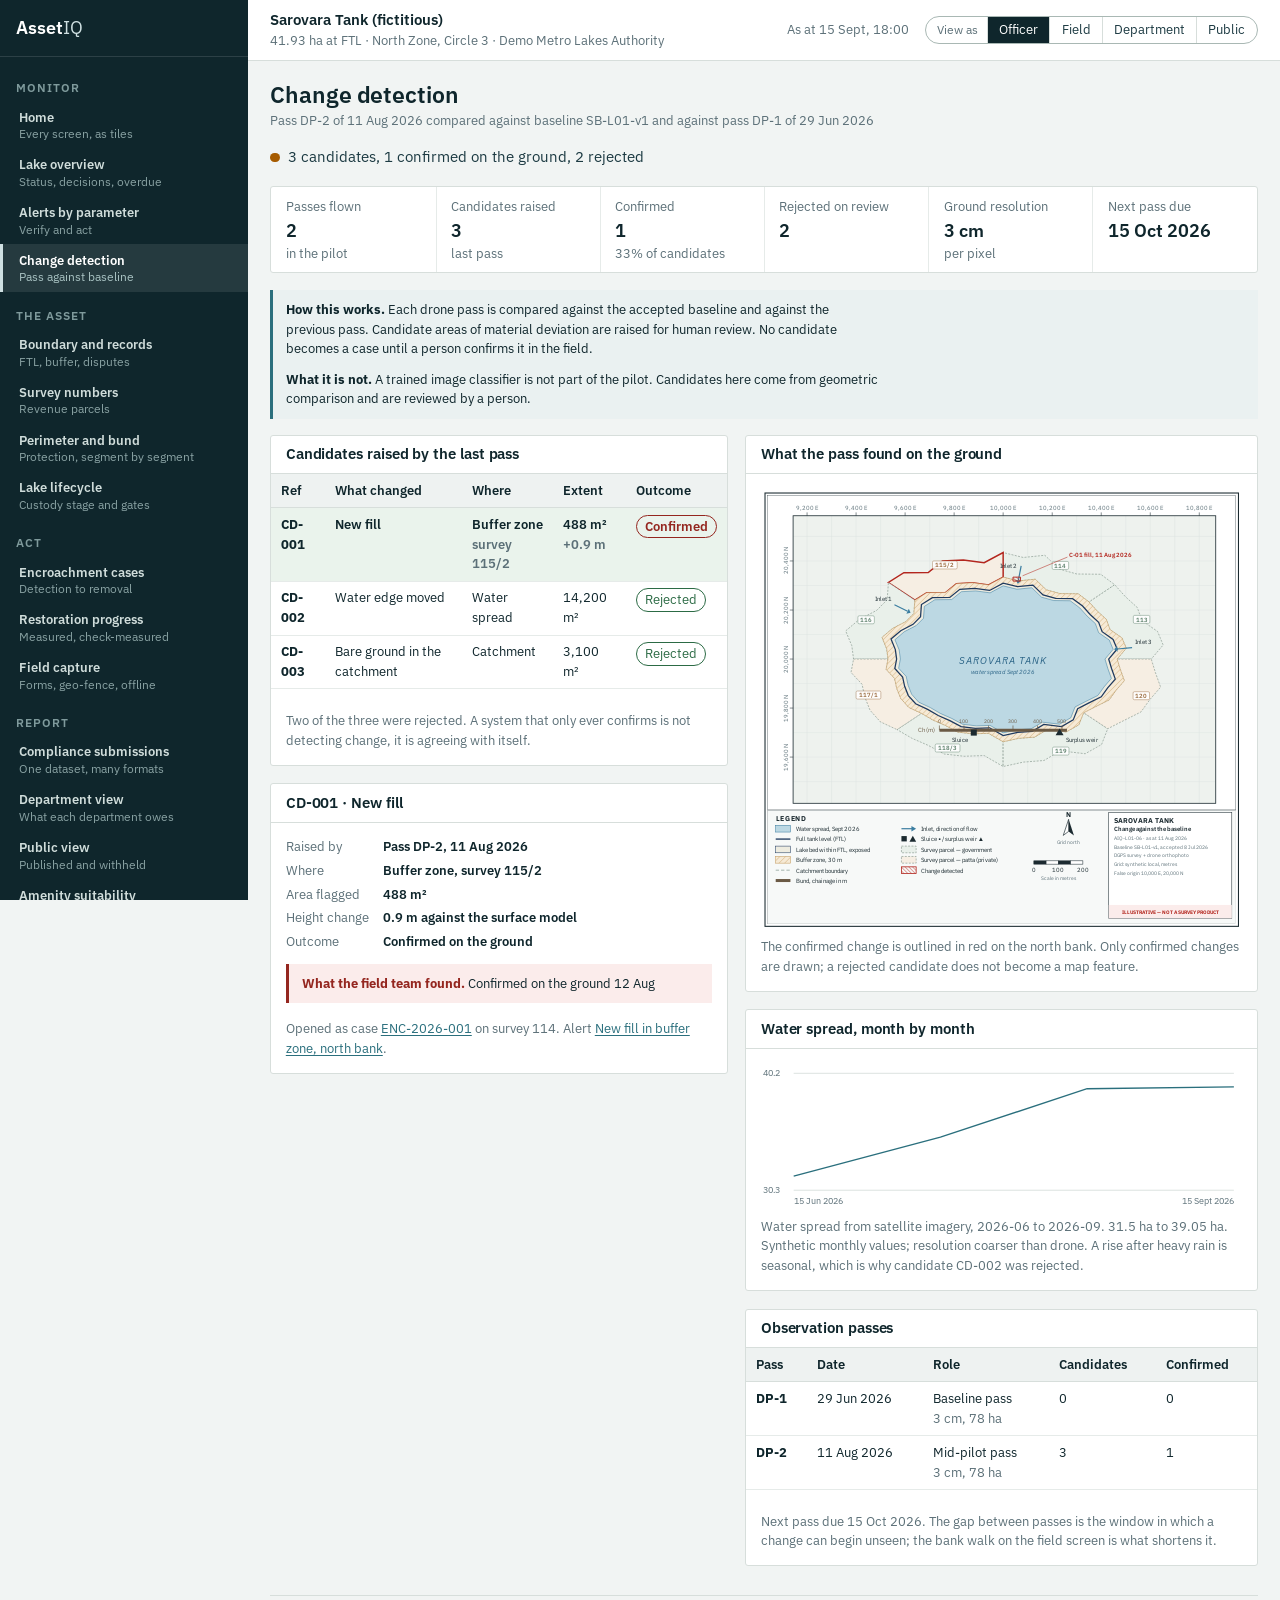
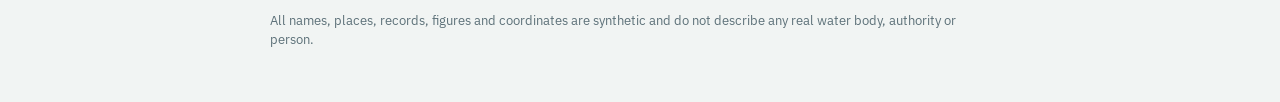
<file: change.html>
<!doctype html>
<html lang="en">
<head>
<meta charset="utf-8">
<meta name="viewport" content="width=device-width, initial-scale=1">
<meta name="robots" content="noindex, nofollow">
<title>Change detection — AssetIQ</title>
<link rel="preconnect" href="https://fonts.googleapis.com">
<link rel="preconnect" href="https://fonts.gstatic.com" crossorigin>
<link href="https://fonts.googleapis.com/css2?family=IBM+Plex+Sans:wght@400;600&display=swap" rel="stylesheet">
<link rel="stylesheet" href="assets/css/aiq.css">
</head>
<body data-screen="change">

<div id="page" class="page">
  <div class="phead">
    <div class="row">
      <div>
        <h1>Change detection</h1>
        <p class="sub" id="sub"></p>
      </div>
      <p class="verdict" id="verdict"></p>
    </div>
  </div>

  <dl class="stat-row" id="stats"></dl>

  <div class="note-box" id="method"></div>

  <div class="cols">
    <div class="stack">
      <section class="panel">
        <h2>Candidates raised by the last pass</h2>
        <div class="scroll-x"><table class="reg" id="cands"></table></div>
        <div class="body"><p class="wire-note">Two of the three were rejected. A system that only ever
          confirms is not detecting change, it is agreeing with itself.</p></div>
      </section>

      <section class="panel" id="detail"></section>
    </div>

    <div class="stack">
      <section class="panel">
        <h2>What the pass found on the ground</h2>
        <div class="body">
          <svg id="plan"></svg>
          <p class="caption" id="cap"></p>
        </div>
      </section>

      <section class="panel">
        <h2>Water spread, month by month</h2>
        <div class="body">
          <svg id="chart"></svg>
          <p class="caption" id="wcap"></p>
        </div>
      </section>

      <section class="panel">
        <h2>Observation passes</h2>
        <div class="scroll-x"><table class="reg" id="passes"></table></div>
        <div class="body"><p class="wire-note" id="nextpass"></p></div>
      </section>
    </div>
  </div>

  <footer class="site">
    <p id="dataline"></p>
  </footer>
</div>

<script src="assets/js/aiq-data.js"></script>
<script src="assets/js/aiq-map.js"></script>
<script src="assets/js/aiq-shell.js"></script>
<script>
AIQShell.boot(async (data) => {
  const CD = data.change_detection;
  const last = CD.passes.at(-1);
  let current = (location.hash || "").replace("#", "") || CD.candidates[0].id;
  if (!CD.candidates.some(c => c.id === current)) current = CD.candidates[0].id;

  document.getElementById("sub").textContent =
    `Pass ${last.id} of ${AIQ.date(last.date)} compared against baseline ${data.spatial_baseline.id} ` +
    `and against pass ${CD.passes[0].id} of ${AIQ.date(CD.passes[0].date)}`;
  document.getElementById("verdict").innerHTML =
    `<span class="dot ${last.confirmed ? "amber" : "green"}"></span> <span class="reason">` +
    `${last.candidates} candidates, ${last.confirmed} confirmed on the ground, ${last.rejected} rejected</span>`;
  document.getElementById("method").innerHTML = `<p><strong>How this works.</strong> ${CD.method}</p>
    <p><strong>What it is not.</strong> ${CD.not_built}</p>`;
  document.getElementById("dataline").textContent = data.meta.disclaimer;

  const confirmRate = Math.round(last.confirmed / last.candidates * 100);
  document.getElementById("stats").innerHTML = [
    ["Passes flown", CD.passes.length, "in the pilot"],
    ["Candidates raised", last.candidates, "last pass"],
    ["Confirmed", last.confirmed, confirmRate + "% of candidates"],
    ["Rejected on review", last.rejected, ""],
    ["Ground resolution", last.gsd_cm + " cm", "per pixel"],
    ["Next pass due", AIQ.date(CD.next_pass_due), ""],
  ].map(([k, v, s]) => `<div class="stat"><dt>${k}</dt><dd>${v}${s ? ` <small>${s}</small>` : ""}</dd></div>`).join("");

  /* candidates */
  function renderCands() {
    document.getElementById("cands").innerHTML =
      `<thead><tr><th>Ref</th><th>What changed</th><th>Where</th><th>Extent</th><th>Outcome</th></tr></thead><tbody>` +
      CD.candidates.map(c => `<tr data-id="${c.id}" style="cursor:pointer" class="${c.id === current ? "accepted" : ""}">
        <td><strong>${c.id}</strong></td>
        <td>${c.type}</td>
        <td>${AIQ.zone(data, c.zone)}${c.survey_no ? `<br><span class="wire-note" style="margin:0">survey ${c.survey_no}</span>` : ""}</td>
        <td>${AIQ.num(c.area_m2)} m²${c.elevation_change_m ? `<br><span class="wire-note" style="margin:0">+${c.elevation_change_m} m</span>` : ""}</td>
        <td>${c.outcome === "confirmed" ? `<span class="badge late">Confirmed</span>` : `<span class="badge closed">Rejected</span>`}</td>
      </tr>`).join("") + `</tbody>`;
    document.querySelectorAll("#cands tbody tr").forEach(r => r.addEventListener("click", () => {
      current = r.dataset.id; location.replace("#" + current); renderAll();
    }));
  }

  function renderDetail() {
    const c = CD.candidates.find(x => x.id === current);
    const cs = c.case ? data.encroachment_cases.find(x => x.id === c.case) : null;
    const e = c.event ? data.events.find(x => x.id === c.event) : null;
    document.getElementById("detail").innerHTML = `
      <h2>${c.id} · ${c.type}</h2>
      <div class="body">
        <dl class="kv" style="margin-bottom:0.8rem">
          <dt>Raised by</dt><dd>Pass ${c.pass}, ${AIQ.date(c.raised_on)}</dd>
          <dt>Where</dt><dd>${AIQ.zone(data, c.zone)}${c.survey_no ? `, survey ${c.survey_no}` : ""}</dd>
          <dt>Area flagged</dt><dd>${AIQ.num(c.area_m2)} m²</dd>
          ${c.elevation_change_m ? `<dt>Height change</dt><dd>${c.elevation_change_m} m against the surface model</dd>` : ""}
          <dt>Outcome</dt><dd>${c.outcome === "confirmed" ? "Confirmed on the ground" : "Rejected on review"}</dd>
        </dl>
        <div class="${c.outcome === "confirmed" ? "guard" : "note-box"}">
          <strong>${c.outcome === "confirmed" ? "What the field team found." : "Why it was rejected."}</strong>
          ${c.review}
        </div>
        ${cs ? `<p class="wire-note">Opened as case <a href="encroachment.html#${cs.id}">${cs.id}</a>
          on survey ${cs.survey_no}. ${e ? `Alert <a href="alerts.html#p=${e.parameter}&e=${e.id}">${e.title}</a>.` : ""}</p>`
          : `<p class="wire-note">No case was opened. The candidate stays on record with the reason, so the
             same area is not re-raised at the next pass without someone seeing that it was looked at before.</p>`}
      </div>`;
  }

  function draw() {
    const c = CD.candidates.find(x => x.id === current);
    AIQMap.draw(document.getElementById("plan"), data, {
      title: "Change against the baseline", mapRef: "AIQ-L01-06",
      asAt: AIQ.date(last.date), acceptedOn: AIQ.date(data.spatial_baseline.accepted_on),
      waterDate: "Sept 2026", changeDate: AIQ.date(last.date),
      parcels: Boolean(c.survey_no), highlightParcel: c.survey_no ? "SN-115-2" : null, sensors: false,
    });
    document.getElementById("cap").textContent = c.polygon_id
      ? `The confirmed change is outlined in red on the north bank. Only confirmed changes are drawn; a rejected candidate does not become a map feature.`
      : `${c.id} is not drawn: it was rejected on review, and a rejected candidate does not become a map feature.`;
  }

  /* water spread trend */
  const ws = CD.water_spread_series;
  AIQ.drawChart(document.getElementById("chart"),
    ws.map(m => ({ day: m.month + "-15", v: m.water_spread_ha })),
    { unit: " ha", label: "Water spread by month" });
  document.getElementById("wcap").textContent =
    `Water spread from satellite imagery, ${ws[0].month} to ${ws.at(-1).month}. ` +
    `${ws[0].water_spread_ha} ha to ${ws.at(-1).water_spread_ha} ha. ${data.satellite_note} ` +
    `A rise after heavy rain is seasonal, which is why candidate CD-002 was rejected.`;

  /* passes */
  document.getElementById("passes").innerHTML =
    `<thead><tr><th>Pass</th><th>Date</th><th>Role</th><th>Candidates</th><th>Confirmed</th></tr></thead><tbody>` +
    CD.passes.map(p => `<tr><td><strong>${p.id}</strong></td><td>${AIQ.date(p.date)}</td>
      <td>${p.role}<br><span class="wire-note" style="margin:0">${p.gsd_cm} cm, ${p.area_ha} ha</span></td>
      <td>${p.candidates}</td><td>${p.confirmed}</td></tr>`).join("") + `</tbody>`;
  document.getElementById("nextpass").textContent =
    `Next pass due ${AIQ.date(CD.next_pass_due)}. The gap between passes is the window in which a change ` +
    `can begin unseen; the bank walk on the field screen is what shortens it.`;

  function renderAll() { renderCands(); renderDetail(); draw(); }
  renderAll();
  window.addEventListener("hashchange", () => {
    const h = location.hash.replace("#", "");
    if (h && CD.candidates.some(c => c.id === h) && h !== current) { current = h; renderAll(); }
  });
});
</script>
</body>
</html>
</file>
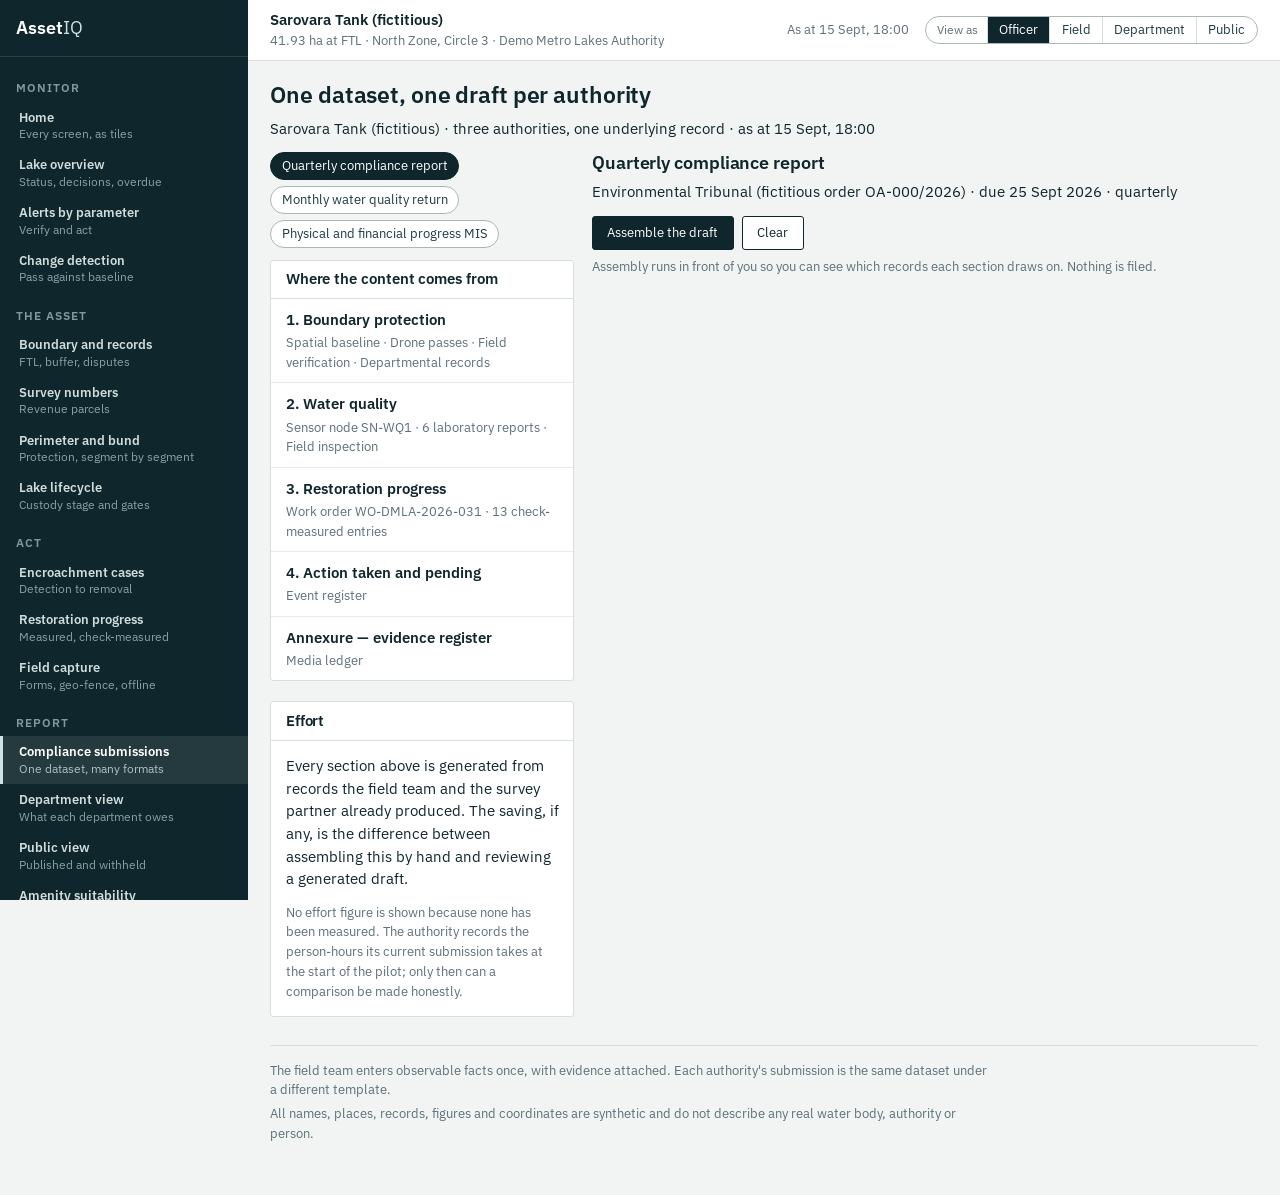
<file: compliance.html>
<!doctype html>
<html lang="en">
<head>
<meta charset="utf-8">
<meta name="viewport" content="width=device-width, initial-scale=1">
<meta name="robots" content="noindex, nofollow">
<title>Compliance — AssetIQ</title>
<link rel="preconnect" href="https://fonts.googleapis.com">
<link rel="preconnect" href="https://fonts.gstatic.com" crossorigin>
<link href="https://fonts.googleapis.com/css2?family=IBM+Plex+Sans:wght@400;600&display=swap" rel="stylesheet">
<link rel="stylesheet" href="assets/css/aiq.css">
</head>
<body data-screen="compliance">

<div id="page" class="page">
  <section class="lake-head">
    <div class="row">
      <div>
        <h1>One dataset, one draft per authority</h1>
        <p class="sub" id="sub"></p>
      </div>
    </div>
  </section>

  <div class="two-pane">
    <div>
      <div class="filters" id="targets"></div>
      <div class="panel">
        <h2>Where the content comes from</h2>
        <ul class="events" id="sources"></ul>
      </div>
      <div class="panel" style="margin-top:1.25rem">
        <h2>Effort</h2>
        <div class="body" id="effort"></div>
      </div>
    </div>

    <section class="detail">
      <h2 id="report-name"></h2>
      <p class="tagline" id="report-meta"></p>
      <div class="actions">
        <button type="button" id="assemble">Assemble the draft</button>
        <button type="button" class="secondary" id="reset-draft">Clear</button>
      </div>
      <p class="wire-note">Assembly runs in front of you so you can see which records each section draws on. Nothing is filed.</p>
      <div id="draft" class="draft"></div>
    </section>
  </div>

  <footer class="site">
    <p>The field team enters observable facts once, with evidence attached. Each authority's submission is the same dataset under a different template.</p>
    <p id="dataline"></p>
  </footer>
</div>

<script src="assets/js/aiq-data.js"></script>
<script src="assets/js/aiq-map.js"></script>
<script src="assets/js/aiq-shell.js"></script>
<script>
AIQShell.boot(async (data) => {
  const a = data.asset, works = data.restoration_works;
  const byId = Object.fromEntries(data.events.map(e => [e.id, AIQ.withAction(e)]));
  const doSeries = AIQ.daily(data, "SN-WQ1", "do_mg_l", "min");
  const lowest = doSeries.reduce((m, p) => p.v < m.v ? p : m, doSeries[0]);
  const labFlag = data.lab_reports.find(r => r.flag === "above_limit");
  const sampled = data.lab_reports.length;
  const photos = data.media_ledger.length;
  document.getElementById("sub").textContent =
    `${a.display_name} · three authorities, one underlying record · as at ${AIQ.dateTime(data.officer_view.as_of)}`;
  document.getElementById("dataline").textContent = data.meta.disclaimer;

  /* Each template pulls from the same records; only the shape differs. */
  const templates = {
    "CT-TRIB": t => [
      { h: "1. Boundary protection", src: ["Spatial baseline", "Drone passes", "Field verification", "Departmental records"],
        p: [`The full tank level boundary for ${a.display_name} was surveyed and accepted on ${AIQ.date(data.spatial_baseline.accepted_on)}, covering ${a.ftl_area_ha} ha.`,
            `${byId["EV-01"].detail}`,
            `A difference between two departmental records on the north bank is recorded as ${data.record_discrepancies[0].id} and has been referred for a ruling: ${data.record_discrepancies[0].difference}.`] },
      { h: "2. Water quality", src: ["Sensor node SN-WQ1", `${sampled} laboratory reports`, "Field inspection"],
        p: [`Continuous monitoring has been in place since ${AIQ.date(data.sensor_devices[0].commissioned_on)}. The lowest daily dissolved oxygen in the period was ${lowest.v} mg/L on ${AIQ.date(lowest.day)}.`,
            labFlag ? `Laboratory report ${labFlag.id} of ${AIQ.date(labFlag.sampled_on)} recorded BOD at ${labFlag.bod_mg_l} mg/L at ${labFlag.point}.` : "",
            `${byId["EV-07"].detail}`] },
      { h: "3. Restoration progress", src: [`Work order ${works.id}`, `${works.measurements.length} check-measured entries`],
        p: [`Overall progress is ${works.precomputed_progress.overall_pct}% by sanctioned value. Each figure is computed from measured quantity against sanctioned quantity, recorded by one officer and check-measured by another.`,
            works.precomputed_progress.items.map(i => `${(works.items.find(x => x.id === i.item) || {}).name}: ${i.pct}%`).join("; ") + "."] },
      { h: "4. Action taken and pending", src: ["Event register"],
        table: actionTable(),
        p: [] },
      { h: "Annexure — evidence register", src: ["Media ledger"],
        p: [`${photos} items of evidence, each carrying the name of the person who captured it, the time, the location and an integrity hash. Any figure in this submission can be traced to the evidence that produced it.`] }
    ],
    "CT-SPCB": t => [
      { h: "Monitoring summary", src: ["Sensor node SN-WQ1", `${sampled} laboratory reports`],
        p: [`Site: ${a.display_name}, ${a.zone}. Water spread ${data.satellite_series.at(-1).water_spread_ha} ha.`,
            `Continuous parameters: dissolved oxygen, pH, turbidity, temperature, conductivity, recorded every three hours.`] },
      { h: "Parameter table", table: [
          ["Parameter", "Period value", "Reference used"],
          ["Dissolved oxygen (lowest daily)", `${lowest.v} mg/L on ${AIQ.date(lowest.day)}`, `alert below ${data.thresholds.do_mg_l.alert_below} mg/L`],
          ["pH", `within ${data.thresholds.ph.alert_below}–${data.thresholds.ph.alert_above}`, "illustrative"],
          ["BOD (laboratory)", labFlag ? `${labFlag.bod_mg_l} mg/L on ${AIQ.date(labFlag.sampled_on)}` : "—", "illustrative"],
          ["Samples drawn", `${sampled}`, "as scheduled"]
        ], src: ["Sensor readings", "Laboratory reports"] },
      { h: "Incidents and response", src: ["Event register"],
        p: [`${byId["EV-04"].detail}`, `${byId["EV-07"].detail}`] }
    ],
    "CT-FUND": t => [
      { h: "Physical progress", table: [["Item", "Sanctioned", "Executed", "Progress"]].concat(
          works.precomputed_progress.items.map(i => {
            const it = works.items.find(x => x.id === i.item) || {};
            const u = (it.unit || "").replace("m3", "m³").replace("m2", "m²");
            const q = n => Number(n).toLocaleString("en-IN");
            return [it.name, `${q(it.sanctioned_qty)} ${u}`, `${q(i.executed_qty)} ${u}`, `${i.pct}%`];
          })), src: [`Work order ${works.id}`, "Measurement book entries"] },
      { h: "Status note", src: ["Event register"],
        p: [`Overall physical progress ${works.precomputed_progress.overall_pct}% by sanctioned value as at ${AIQ.date(works.precomputed_progress.as_of)}.`,
            `${byId["EV-13"].detail}`] },
      { h: "Evidence", src: ["Media ledger"],
        p: [`Each measurement carries a dated, located photograph. ${works.measurements.length} entries have been check-measured by a second officer.`] }
    ]
  };

  /* Items for the action table. An event about this submission's own deadline
     is left out: a report should not report on itself. */
  function actionEvents() {
    return data.events.map(AIQ.withAction).filter(e =>
      e.condition !== "obligation" && !e.compliance_target &&
      (["open", "verified_action_open", "escalated"].includes(e.status) || e.demo_action));
  }

  function actionTable() {
    const role = id => (data.users.find(u => u.id === id) || {}).role || id;
    const rows = actionEvents().map(e => {
      const done = Boolean(e.demo_action);
      return [
        e.title,
        done ? e.demo_action.label : (e.action || (e.status === "escalated" ? "Referred for a ruling" : "Field verification")),
        role(e.owner).replace(" (check-measurement)", ""),
        done ? "Action taken" : (e.status === "escalated" ? "Awaiting ruling" : "Pending"),
        done ? AIQ.date(e.demo_action.at) : (e.deadline ? `due ${AIQ.date(e.deadline)}` : "—")
      ];
    });
    return [["Item", "Action", "With", "Status", "Date"]].concat(
      rows.length ? rows : [["No action is pending on this site.", "—", "—", "—", "—"]]);
  }

  let target = "CT-TRIB";

  function renderTargets() {
    document.getElementById("targets").innerHTML = data.compliance_targets.map(c =>
      `<button type="button" data-t="${c.id}" aria-pressed="${c.id === target}">${c.report}</button>`).join("");
    document.querySelectorAll("#targets button").forEach(b =>
      b.addEventListener("click", () => { target = b.dataset.t; renderTargets(); renderHead(); clearDraft(); }));
  }

  function renderHead() {
    const c = data.compliance_targets.find(c => c.id === target);
    document.getElementById("report-name").textContent = c.report;
    document.getElementById("report-meta").textContent =
      `${c.authority} · due ${AIQ.date(c.next_due)} · ${c.frequency}`;
    const secs = templates[target]();
    document.getElementById("sources").innerHTML = secs.map(s =>
      `<li><p class="title">${s.h}</p><p class="meta">${(s.src || []).join(" · ")}</p></li>`).join("");
    document.getElementById("effort").innerHTML =
      `<p>Every section above is generated from records the field team and the survey partner already produced.
        The saving, if any, is the difference between assembling this by hand and reviewing a generated draft.</p>
       <p class="wire-note">No effort figure is shown because none has been measured. The authority records the
        person-hours its current submission takes at the start of the pilot; only then can a comparison be made honestly.</p>`;
  }

  function clearDraft() { document.getElementById("draft").innerHTML = ""; }

  function assemble() {
    const secs = templates[target]();
    const out = document.getElementById("draft");
    out.innerHTML = "";
    secs.forEach((s, i) => setTimeout(() => {
      const block = document.createElement("section");
      block.className = "draft-section";
      block.innerHTML = `<h3>${s.h}</h3>` +
        (s.p || []).filter(Boolean).map(t => `<p>${t}</p>`).join("") +
        (s.table ? `<table><thead><tr>${s.table[0].map(h => `<th>${h}</th>`).join("")}</tr></thead><tbody>` +
          s.table.slice(1).map(r => `<tr>${r.map(c => `<td>${c}</td>`).join("")}</tr>`).join("") + `</tbody></table>` : "") +
        `<p class="src">Drawn from: ${(s.src || []).join(" · ")}</p>`;
      out.appendChild(block);
      if (i === secs.length - 1) {
        const foot = document.createElement("p");
        foot.className = "wire-note";
        foot.textContent = "Draft assembled. In the working product this goes to the nominated officer for review and signature, in the format the authority requires.";
        out.appendChild(foot);
      }
    }, 220 * i));
  }

  document.getElementById("assemble").addEventListener("click", assemble);
  document.getElementById("reset-draft").addEventListener("click", clearDraft);
  renderTargets();
  renderHead();
});
</script>
</body>
</html>
</file>
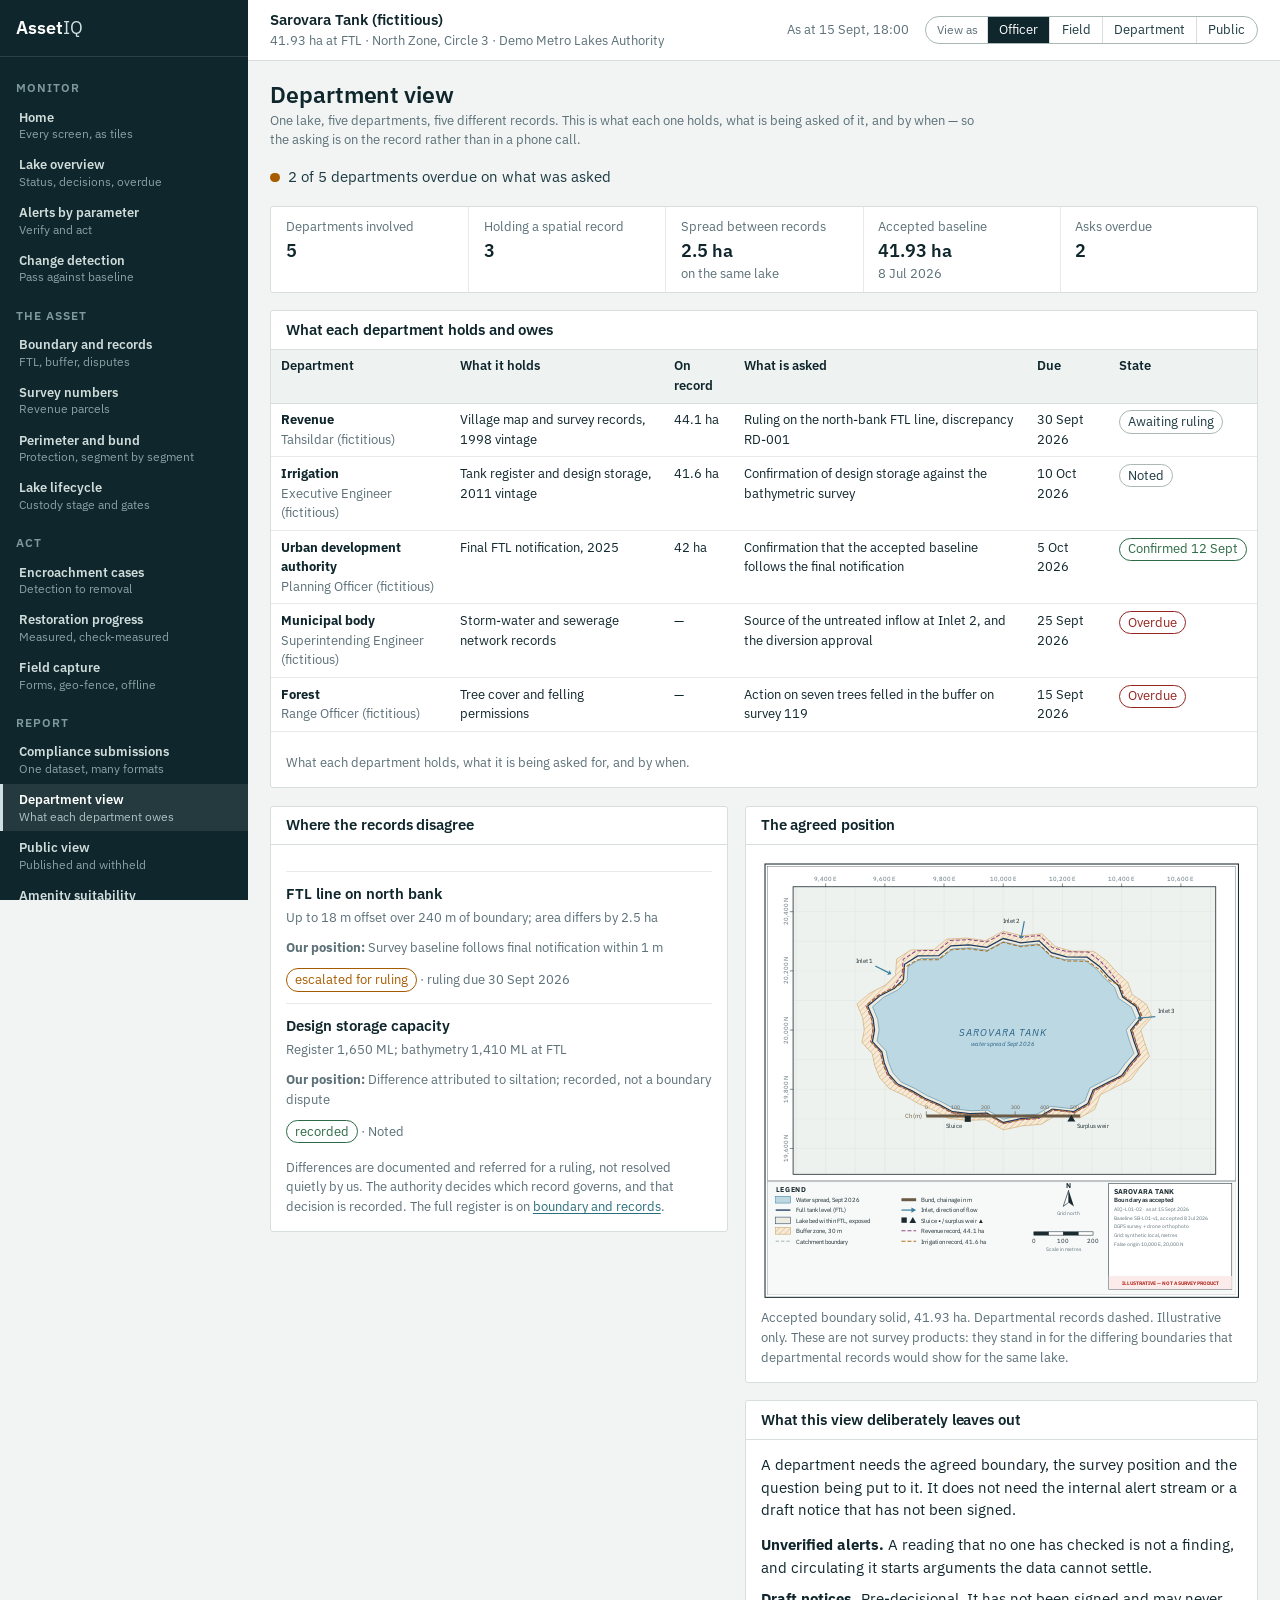
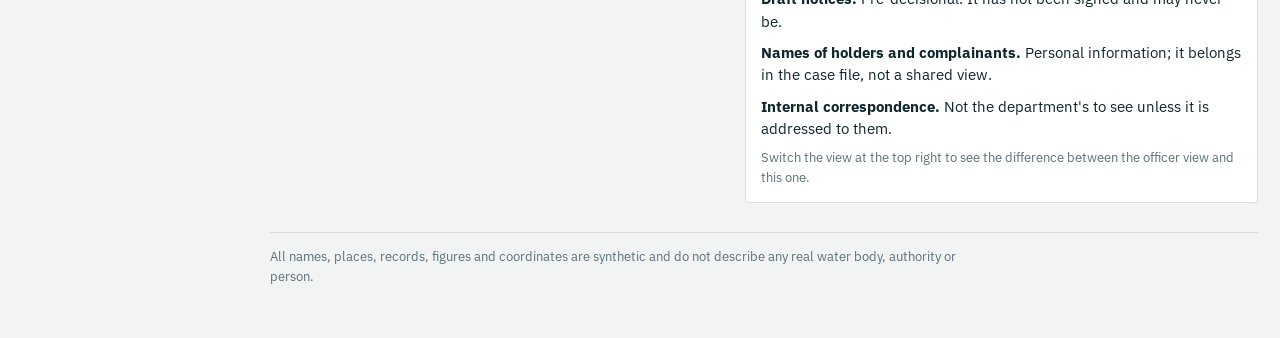
<file: department.html>
<!doctype html>
<html lang="en">
<head>
<meta charset="utf-8">
<meta name="viewport" content="width=device-width, initial-scale=1">
<meta name="robots" content="noindex, nofollow">
<title>Department view — AssetIQ</title>
<link rel="preconnect" href="https://fonts.googleapis.com">
<link rel="preconnect" href="https://fonts.gstatic.com" crossorigin>
<link href="https://fonts.googleapis.com/css2?family=IBM+Plex+Sans:wght@400;600&display=swap" rel="stylesheet">
<link rel="stylesheet" href="assets/css/aiq.css">
</head>
<body data-screen="department">

<div id="page" class="page">
  <div class="phead">
    <div class="row">
      <div>
        <h1>Department view</h1>
        <p class="sub">One lake, five departments, five different records. This is what each one holds,
          what is being asked of it, and by when — so the asking is on the record rather than in a phone call.</p>
      </div>
      <p class="verdict" id="verdict"></p>
    </div>
  </div>

  <dl class="stat-row" id="stats"></dl>

  <section class="panel" style="margin-bottom:1.1rem">
    <h2>What each department holds and owes</h2>
    <div class="scroll-x"><table class="reg" id="depts"></table></div>
    <div class="body"><p class="wire-note" id="dnote"></p></div>
  </section>

  <div class="cols">
    <section class="panel">
      <h2>Where the records disagree</h2>
      <div class="body" id="disc"></div>
    </section>

    <div class="stack">
      <section class="panel">
        <h2>The agreed position</h2>
        <div class="body">
          <svg id="plan"></svg>
          <p class="caption" id="cap"></p>
        </div>
      </section>
      <section class="panel">
        <h2>What this view deliberately leaves out</h2>
        <div class="body">
          <p>A department needs the agreed boundary, the survey position and the question being put to it.
             It does not need the internal alert stream or a draft notice that has not been signed.</p>
          <ul class="plain" id="omits"></ul>
          <p class="wire-note">Switch the view at the top right to see the difference between the officer
             view and this one.</p>
        </div>
      </section>
    </div>
  </div>

  <footer class="site">
    <p id="dataline"></p>
  </footer>
</div>

<script src="assets/js/aiq-data.js"></script>
<script src="assets/js/aiq-map.js"></script>
<script src="assets/js/aiq-shell.js"></script>
<script>
AIQShell.boot(async (data) => {
  const DV = data.department_view, asOf = data.officer_view.as_of.slice(0, 10);
  const overdue = DV.departments.filter(d => d.status === "Overdue");

  document.getElementById("verdict").innerHTML =
    `<span class="dot ${overdue.length ? "amber" : "green"}"></span> <span class="reason">${
      overdue.length} of ${DV.departments.length} departments overdue on what was asked</span>`;
  document.getElementById("dnote").textContent = DV.note;
  document.getElementById("dataline").textContent = data.meta.disclaimer;

  const withRec = DV.departments.filter(d => d.record);
  const spread = Math.max(...withRec.map(d => d.area_ha)) - Math.min(...withRec.map(d => d.area_ha));
  document.getElementById("stats").innerHTML = [
    ["Departments involved", DV.departments.length, ""],
    ["Holding a spatial record", withRec.length, ""],
    ["Spread between records", spread.toFixed(1) + " ha", "on the same lake"],
    ["Accepted baseline", data.spatial_baseline.ftl_area_ha + " ha", AIQ.date(data.spatial_baseline.accepted_on)],
    ["Asks overdue", overdue.length, ""],
  ].map(([k, v, s]) => `<div class="stat"><dt>${k}</dt><dd>${v}${s ? ` <small>${s}</small>` : ""}</dd></div>`).join("");

  document.getElementById("depts").innerHTML =
    `<thead><tr><th>Department</th><th>What it holds</th><th>On record</th><th>What is asked</th><th>Due</th><th>State</th></tr></thead><tbody>` +
    DV.departments.map(d => {
      const late = d.status === "Overdue";
      return `<tr class="${late ? "" : ""}">
        <td><strong>${d.name}</strong><br><span class="wire-note" style="margin:0">${d.contact}</span></td>
        <td>${d.holds}</td>
        <td>${d.area_ha ? d.area_ha + " ha" : "—"}</td>
        <td>${d.asked}</td>
        <td>${AIQ.date(d.due)}</td>
        <td>${late ? `<span class="badge late">Overdue</span>`
          : d.status.indexOf("Confirmed") === 0 ? `<span class="badge closed">${d.status}</span>`
          : `<span class="badge">${d.status}</span>`}</td></tr>`;
    }).join("") + `</tbody>`;

  document.getElementById("disc").innerHTML = data.record_discrepancies.map(d => `
    <div style="border-top:1px solid var(--line-2);padding-top:0.7rem;margin-top:0.7rem">
      <p class="title" style="font-weight:600;margin:0">${d.subject}</p>
      <p class="wire-note" style="margin-top:0.15rem">${d.difference}</p>
      <p class="wire-note"><strong>Our position:</strong> ${d.baseline_position}</p>
      <p class="wire-note">
        <span class="badge ${d.status === "escalated_for_ruling" ? "open" : "closed"}">${d.status.replace(/_/g, " ")}</span>
        ${d.ruling ? `· ${d.ruling}` : d.ruling_due ? `· ruling due ${AIQ.date(d.ruling_due)}` : ""}</p>
    </div>`).join("") +
    `<p class="wire-note" style="margin-top:0.9rem">Differences are documented and referred for a ruling,
      not resolved quietly by us. The authority decides which record governs, and that decision is recorded.
      The full register is on <a href="baseline.html">boundary and records</a>.</p>`;

  AIQMap.draw(document.getElementById("plan"), data, {
    title: "Boundary as accepted", mapRef: "AIQ-L01-02",
    asAt: AIQ.date(data.officer_view.as_of), acceptedOn: AIQ.date(data.spatial_baseline.accepted_on),
    waterDate: "Sept 2026", overlays: ["DR-REV", "DR-IRR"], sensors: false, changes: false,
  });
  document.getElementById("cap").innerHTML =
    `Accepted boundary solid, ${data.spatial_baseline.ftl_area_ha} ha. Departmental records dashed. ` +
    `<span class="wire-note">${data.geometry.record_boundaries_note}</span>`;

  const omit = (data.roles.find(r => r.key === "department") || {}).sees || "";
  document.getElementById("omits").innerHTML = [
    ["Unverified alerts", "A reading that no one has checked is not a finding, and circulating it starts arguments the data cannot settle."],
    ["Draft notices", "Pre-decisional. It has not been signed and may never be."],
    ["Names of holders and complainants", "Personal information; it belongs in the case file, not a shared view."],
    ["Internal correspondence", "Not the department's to see unless it is addressed to them."],
  ].map(([t, w]) => `<li><strong>${t}.</strong> ${w}</li>`).join("");
});
</script>
</body>
</html>
</file>
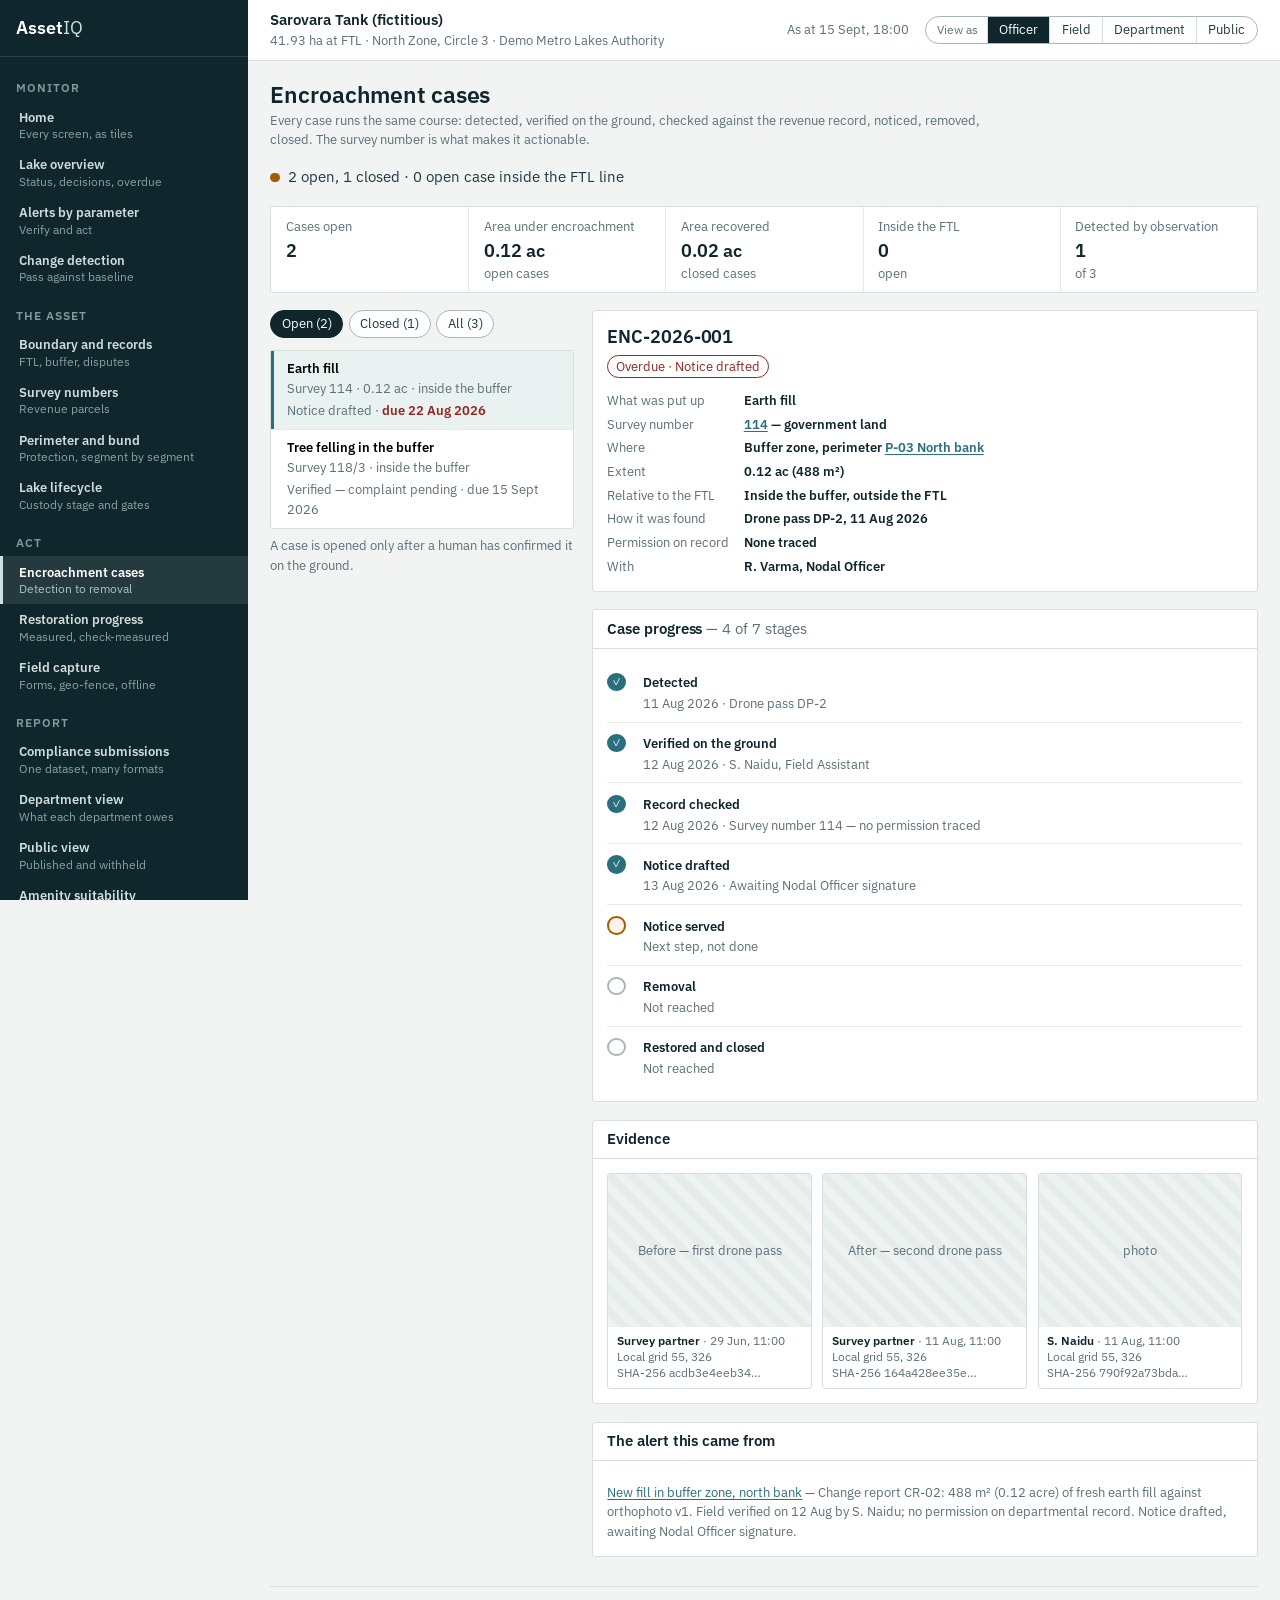
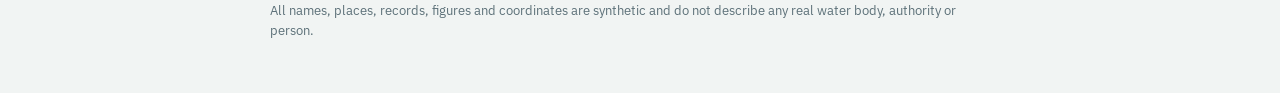
<file: encroachment.html>
<!doctype html>
<html lang="en">
<head>
<meta charset="utf-8">
<meta name="viewport" content="width=device-width, initial-scale=1">
<meta name="robots" content="noindex, nofollow">
<title>Encroachment cases — AssetIQ</title>
<link rel="preconnect" href="https://fonts.googleapis.com">
<link rel="preconnect" href="https://fonts.gstatic.com" crossorigin>
<link href="https://fonts.googleapis.com/css2?family=IBM+Plex+Sans:wght@400;600&display=swap" rel="stylesheet">
<link rel="stylesheet" href="assets/css/aiq.css">
</head>
<body data-screen="encroachment">

<div id="page" class="page">
  <div class="phead">
    <div class="row">
      <div>
        <h1>Encroachment cases</h1>
        <p class="sub">Every case runs the same course: detected, verified on the ground, checked against
          the revenue record, noticed, removed, closed. The survey number is what makes it actionable.</p>
      </div>
      <p class="verdict" id="verdict"></p>
    </div>
  </div>

  <dl class="stat-row" id="stats"></dl>

  <div class="two-pane">
    <div>
      <div class="filters" id="filters"></div>
      <ul class="alert-list" id="list"></ul>
      <p class="wire-note" id="note"></p>
    </div>
    <section id="detail"></section>
  </div>

  <footer class="site">
    <p id="dataline"></p>
  </footer>
</div>

<script src="assets/js/aiq-data.js"></script>
<script src="assets/js/aiq-map.js"></script>
<script src="assets/js/aiq-shell.js"></script>
<script>
AIQShell.boot(async (data) => {
  const C = data.encroachment_cases, S = data.encroachment_summary;
  const asOf = data.officer_view.as_of.slice(0, 10);
  const userName = id => { const u = data.users.find(u => u.id === id); return u ? `${u.name}, ${u.role}` : (id || "—"); };
  let filter = "open";
  let current = (location.hash || "").replace("#", "") || null;

  document.getElementById("verdict").innerHTML =
    `<span class="dot ${S.open ? "amber" : "green"}"></span> <span class="reason">${S.open} open, ${S.closed} closed · ` +
    `${S.inside_ftl_open} open case inside the FTL line</span>`;
  document.getElementById("note").textContent = S.note;
  document.getElementById("dataline").textContent = data.meta.disclaimer;

  document.getElementById("stats").innerHTML = [
    ["Cases open", S.open, ""],
    ["Area under encroachment", S.area_open_ac + " ac", "open cases"],
    ["Area recovered", S.area_recovered_ac + " ac", "closed cases"],
    ["Inside the FTL", S.inside_ftl_open, "open"],
    ["Detected by observation", C.filter(c => c.detected_by.indexOf("Drone") === 0).length, "of " + C.length],
  ].map(([k, v, s]) => `<div class="stat"><dt>${k}</dt><dd>${v}${s ? ` <small>${s}</small>` : ""}</dd></div>`).join("");

  const match = c => filter === "all" ? true : filter === "open" ? c.stage !== "Closed" : c.stage === "Closed";
  const late = c => c.stage !== "Closed" && c.deadline && c.deadline < asOf;

  function renderFilters() {
    const F = [["open", "Open", C.filter(c => c.stage !== "Closed").length],
               ["closed", "Closed", C.filter(c => c.stage === "Closed").length],
               ["all", "All", C.length]];
    document.getElementById("filters").innerHTML = F.map(([k, l, n]) =>
      `<button type="button" data-f="${k}" aria-pressed="${k === filter}">${l} (${n})</button>`).join("");
    document.querySelectorAll("#filters button").forEach(b => b.addEventListener("click", () => {
      filter = b.dataset.f; renderList(); renderDetail();
    }));
  }

  function renderList() {
    const rows = C.filter(match);
    if (!rows.some(c => c.id === current)) current = rows.length ? rows[0].id : null;
    document.getElementById("list").innerHTML = rows.length ? rows.map(c => `
      <li><button type="button" data-id="${c.id}" aria-current="${c.id === current}">
        <span class="t">${c.type}</span>
        <span class="m">Survey ${c.survey_no} · ${c.area_ac ? c.area_ac + " ac · " : ""}${
          c.inside_ftl ? "inside the FTL" : "inside the buffer"}</span>
        <span class="m">${c.stage}${c.deadline && c.stage !== "Closed"
          ? ` · <span class="${late(c) ? "late" : ""}">due ${AIQ.date(c.deadline)}</span>` : ""}</span>
      </button></li>`).join("")
      : `<li><span class="m" style="display:block;padding:0.8rem">Nothing in this group.</span></li>`;
    document.querySelectorAll("#list button").forEach(b => b.addEventListener("click", () => {
      current = b.dataset.id; location.replace("#" + current); renderDetail();
    }));
  }

  function renderDetail() {
    const box = document.getElementById("detail");
    if (!current) { box.innerHTML = ""; return; }
    const c = C.find(x => x.id === current);
    const p = AIQ.parcel(data, c.parcel_id);
    const seg = data.perimeter.segments.find(s => s.id === c.perimeter_segment);
    const e = data.events.find(x => x.id === c.event);
    const media = data.media_ledger.filter(m => (c.evidence || []).includes(m.id));
    const doneN = c.stages.filter(s => s.done).length;

    box.innerHTML = `
      <div class="panel"><div class="body">
        <h2 style="font-size:var(--step-1)">${c.id}</h2>
        <p class="sub" style="margin-bottom:0.8rem">
          <span class="badge ${c.stage === "Closed" ? "closed" : late(c) ? "late" : "open"}">${
            late(c) ? "Overdue · " : ""}${c.stage}</span>
        </p>
        <dl class="kv">
          <dt>What was put up</dt><dd>${c.type}</dd>
          <dt>Survey number</dt><dd><a href="survey.html#${c.parcel_id}">${c.survey_no}</a>${
            p ? ` — ${p.holder.indexOf("Government") === 0 ? "government land" : "privately held"}` : ""}</dd>
          <dt>Where</dt><dd>${AIQ.zone(data, c.zone)}${seg ? `, perimeter <a href="perimeter.html#${seg.id}">${seg.id} ${seg.reach}</a>` : ""}</dd>
          <dt>Extent</dt><dd>${c.area_ac ? `${c.area_ac} ac (${AIQ.num(c.area_m2)} m²)` : c.trees ? `${c.trees} trees` : "—"}</dd>
          <dt>Relative to the FTL</dt><dd>${c.inside_ftl ? "Inside the FTL line" : "Inside the buffer, outside the FTL"}</dd>
          <dt>How it was found</dt><dd>${c.detected_by}, ${AIQ.date(c.detected_on)}</dd>
          <dt>Permission on record</dt><dd>${c.permission_on_record ? "Yes" : "None traced"}</dd>
          <dt>With</dt><dd>${userName(c.owner)}</dd>
        </dl>
      </div></div>

      <div class="panel" style="margin-top:1.1rem">
        <h2>Case progress <span class="n">— ${doneN} of ${c.stages.length} stages</span></h2>
        <div class="body"><ul class="steps">${c.stages.map((s, i) => {
          const now = !s.done && c.stages.slice(0, i).every(x => x.done);
          return `<li class="${s.done ? "done" : now ? "now" : ""}">
            <span class="mk">${s.done ? "✓" : ""}</span>
            <div><span class="s-n">${s.stage}</span>
              <p class="s-m">${s.done ? `${AIQ.date(s.on)}${s.by ? " · " + s.by : ""}`
                : now ? "Next step, not done" : "Not reached"}</p></div></li>`;
        }).join("")}</ul></div>
      </div>

      ${media.length ? `<div class="panel" style="margin-top:1.1rem"><h2>Evidence</h2><div class="body">
        <div class="evidence">${media.map(m => `<figure>
          <div class="frame">${m.role_note || m.kind.replace(/_/g, " ")}</div>
          <figcaption><span class="who">${userName(m.captured_by).split(",")[0]}</span> · ${AIQ.dateTime(m.captured_at)}<br>
            Local grid ${m.location[0]}, ${m.location[1]}<br>
            <span class="hash">SHA-256 ${m.sha256.slice(0, 12)}…</span></figcaption></figure>`).join("")}</div>
      </div></div>` : ""}

      ${e ? `<div class="panel" style="margin-top:1.1rem"><h2>The alert this came from</h2><div class="body">
        <p class="wire-note"><a href="alerts.html#p=${e.parameter}&e=${e.id}">${e.title}</a> — ${e.detail}</p>
      </div></div>` : ""}`;

    document.querySelectorAll("#list button").forEach(b =>
      b.setAttribute("aria-current", b.dataset.id === current));
  }

  renderFilters(); renderList(); renderDetail();
});
</script>
</body>
</html>
</file>
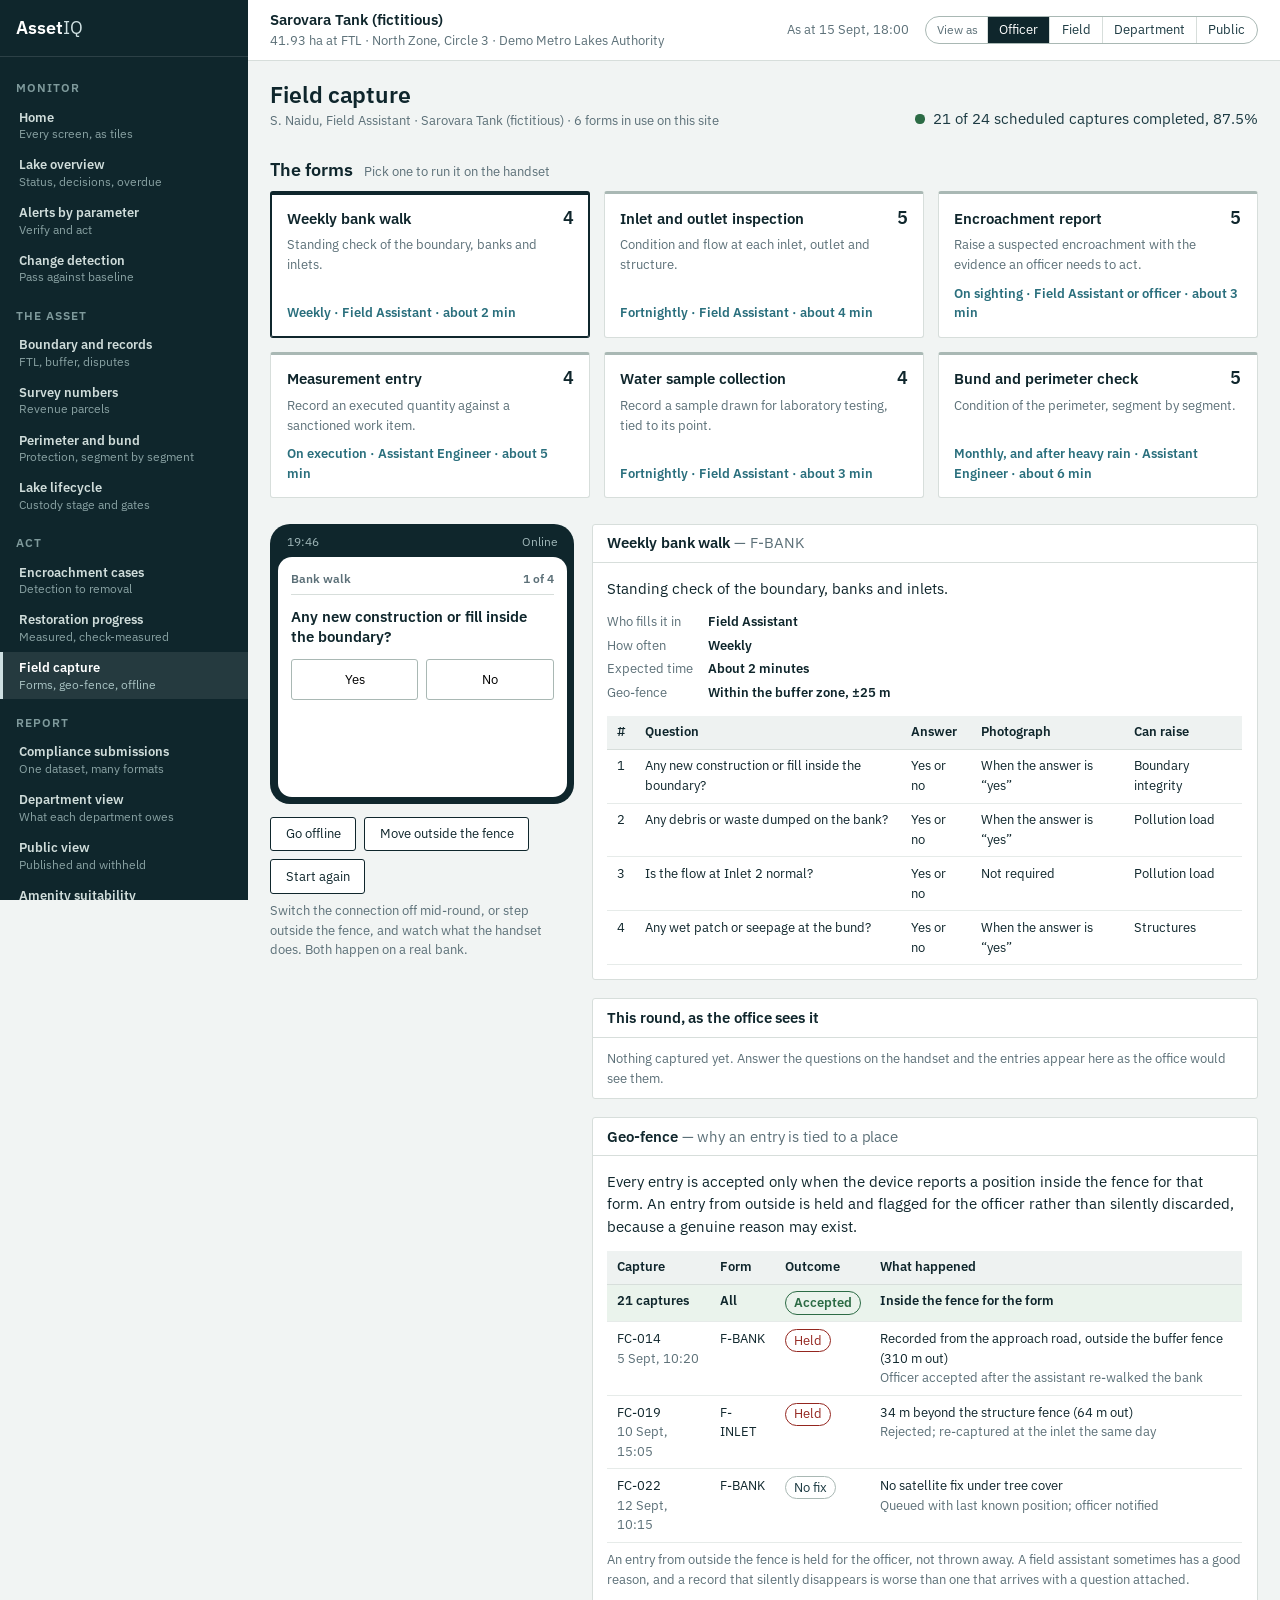
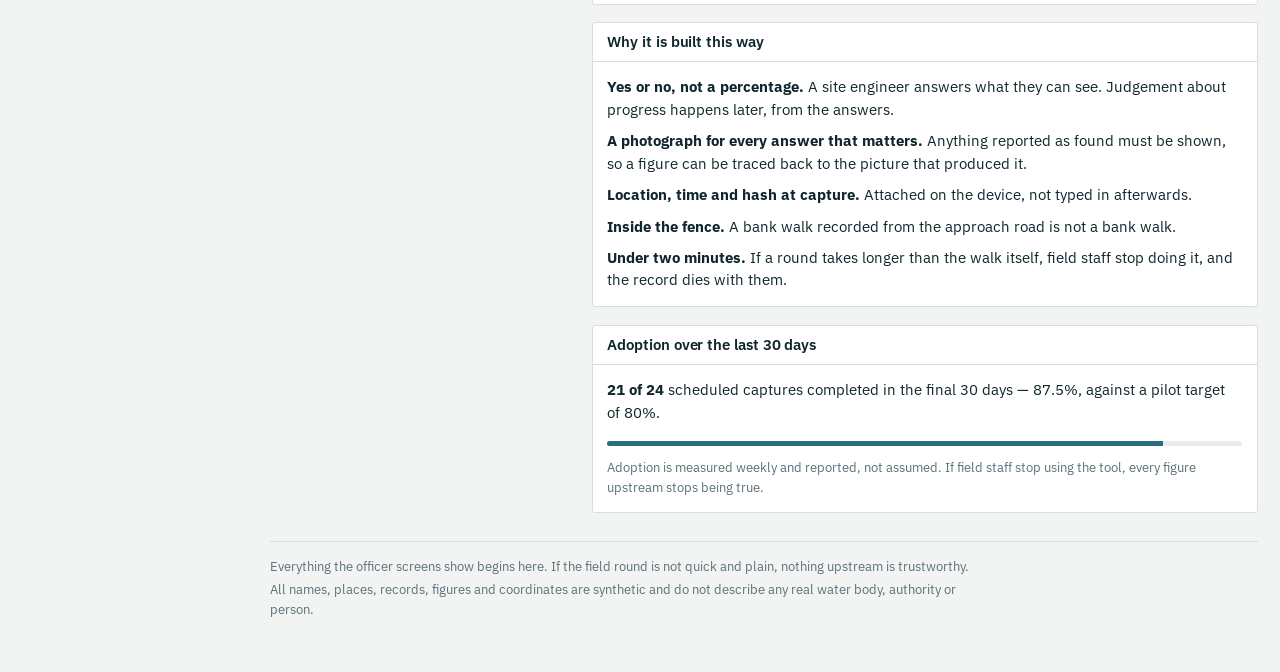
<file: field.html>
<!doctype html>
<html lang="en">
<head>
<meta charset="utf-8">
<meta name="viewport" content="width=device-width, initial-scale=1">
<meta name="robots" content="noindex, nofollow">
<title>Field capture — AssetIQ</title>
<link rel="preconnect" href="https://fonts.googleapis.com">
<link rel="preconnect" href="https://fonts.gstatic.com" crossorigin>
<link href="https://fonts.googleapis.com/css2?family=IBM+Plex+Sans:wght@400;600&display=swap" rel="stylesheet">
<link rel="stylesheet" href="assets/css/aiq.css">
</head>
<body data-screen="field">

<div id="page" class="page">
  <div class="phead">
    <div class="row">
      <div>
        <h1>Field capture</h1>
        <p class="sub" id="sub"></p>
      </div>
      <p class="verdict" id="verdict"></p>
    </div>
  </div>

  <div class="sec-h"><h2>The forms</h2><p>Pick one to run it on the handset</p></div>
  <div class="tiles" id="forms"></div>

  <div class="field-cols">
    <div>
      <div class="phone">
        <div class="phone-bar">
          <span id="clock">—</span>
          <span id="net-state">Online</span>
        </div>
        <div class="phone-screen" id="screen"></div>
      </div>
      <div class="actions" style="margin-top:0.8rem">
        <button type="button" class="secondary" id="toggle-net">Go offline</button>
        <button type="button" class="secondary" id="toggle-fence">Move outside the fence</button>
        <button type="button" class="secondary" id="restart">Start again</button>
      </div>
      <p class="wire-note">Switch the connection off mid-round, or step outside the fence, and watch what
         the handset does. Both happen on a real bank.</p>
    </div>

    <div class="stack">
      <section class="panel" id="formdesc"></section>

      <section class="panel">
        <h2>This round, as the office sees it</h2>
        <ul class="events" id="queue"></ul>
      </section>

      <section class="panel">
        <h2>Geo-fence <span class="n">— why an entry is tied to a place</span></h2>
        <div class="body">
          <p id="gfnote"></p>
          <div class="scroll-x"><table class="reg" id="gflog"></table></div>
          <p class="wire-note">An entry from outside the fence is held for the officer, not thrown away.
             A field assistant sometimes has a good reason, and a record that silently disappears is worse
             than one that arrives with a question attached.</p>
        </div>
      </section>

      <section class="panel">
        <h2>Why it is built this way</h2>
        <div class="body">
          <ul class="plain">
            <li><strong>Yes or no, not a percentage.</strong> A site engineer answers what they can see.
              Judgement about progress happens later, from the answers.</li>
            <li><strong>A photograph for every answer that matters.</strong> Anything reported as found must
              be shown, so a figure can be traced back to the picture that produced it.</li>
            <li><strong>Location, time and hash at capture.</strong> Attached on the device, not typed in afterwards.</li>
            <li><strong>Inside the fence.</strong> A bank walk recorded from the approach road is not a bank walk.</li>
            <li><strong>Under two minutes.</strong> If a round takes longer than the walk itself, field staff
              stop doing it, and the record dies with them.</li>
          </ul>
        </div>
      </section>

      <section class="panel">
        <h2>Adoption over the last 30 days</h2>
        <div class="body" id="adoption"></div>
      </section>
    </div>
  </div>

  <footer class="site">
    <p>Everything the officer screens show begins here. If the field round is not quick and plain, nothing
       upstream is trustworthy.</p>
    <p id="dataline"></p>
  </footer>
</div>

<script src="assets/js/aiq-data.js"></script>
<script src="assets/js/aiq-map.js"></script>
<script src="assets/js/aiq-shell.js"></script>
<script>
AIQShell.boot(async (data) => {
  const FORMS = data.field_forms;
  const user = data.users.find(u => u.id === "U-FA1");
  const summary = data.field_capture_summary;
  const POINTS = {
    "F-BANK": [55, 326], "F-INLET": [60, 310], "F-ENC": [55, 326],
    "F-MB": [-150, 200], "F-WQ": [60, 270], "F-BUND": [-80, -292],
  };

  let form = FORMS.find(f => f.id === (location.hash || "").replace("#", "")) || FORMS[0];
  let online = true, inFence = true, step = 0, answers = {}, entries = [], startedAt = null;

  document.getElementById("sub").textContent =
    `${user.name}, ${user.role} · ${data.asset.display_name} · ${FORMS.length} forms in use on this site`;
  document.getElementById("verdict").innerHTML =
    `<span class="dot green"></span> <span class="reason">${summary.completed} of ${summary.scheduled} scheduled captures completed, ${summary.completion_pct}%</span>`;
  document.getElementById("dataline").textContent = data.meta.disclaimer;
  document.getElementById("gfnote").textContent = data.geofence_note;

  const pad = n => String(n).padStart(2, "0");
  setInterval(() => {
    const d = new Date();
    document.getElementById("clock").textContent = `${pad(d.getHours())}:${pad(d.getMinutes())}`;
  }, 1000);

  async function hashOf(text) {
    try {
      const buf = await crypto.subtle.digest("SHA-256", new TextEncoder().encode(text));
      return [...new Uint8Array(buf)].map(b => b.toString(16).padStart(2, "0")).join("");
    } catch (e) {
      let h = 0; for (const ch of text) h = (h * 31 + ch.charCodeAt(0)) >>> 0;
      return (h.toString(16) + "b7c41a09e2d8").padEnd(64, "0").slice(0, 64);
    }
  }

  /* ---- form tiles ------------------------------------------------------ */
  function renderForms() {
    document.getElementById("forms").innerHTML = FORMS.map(f => `
      <a class="tile ${f.id === form.id ? "" : "grey"}" href="#${f.id}" data-f="${f.id}"
         style="${f.id === form.id ? "box-shadow:inset 0 0 0 1px var(--ink);border-color:var(--ink)" : ""}">
        <div class="tile-k"><span class="tile-t">${f.name}</span>
          <span class="tile-n sm">${f.questions.length}</span></div>
        <p class="tile-d">${f.purpose}</p>
        <p class="tile-f">${f.frequency} · ${f.role} · about ${f.minutes} min</p>
      </a>`).join("");
    document.querySelectorAll("[data-f]").forEach(a => a.addEventListener("click", e => {
      e.preventDefault(); form = FORMS.find(x => x.id === a.dataset.f);
      location.replace("#" + form.id); restart(); renderForms(); renderDesc();
    }));
  }

  function renderDesc() {
    const q = form.questions;
    document.getElementById("formdesc").innerHTML = `
      <h2>${form.name} <span class="n">— ${form.id}</span></h2>
      <div class="body">
        <p>${form.purpose}</p>
        <dl class="kv" style="margin-bottom:0.8rem">
          <dt>Who fills it in</dt><dd>${form.role}</dd>
          <dt>How often</dt><dd>${form.frequency}</dd>
          <dt>Expected time</dt><dd>About ${form.minutes} minutes</dd>
          <dt>Geo-fence</dt><dd>${form.geofence.label}, ±${form.geofence.tolerance_m} m</dd>
          ${form.second_identity ? `<dt>Second identity</dt><dd>Required — the person who records cannot be the person who checks</dd>` : ""}
        </dl>
        <div class="scroll-x"><table class="reg">
          <thead><tr><th>#</th><th>Question</th><th>Answer</th><th>Photograph</th><th>Can raise</th></tr></thead>
          <tbody>${q.map((x, i) => `<tr>
            <td>${i + 1}</td><td>${x.q}</td>
            <td>${x.type === "yes_no" ? "Yes or no" : x.type === "number" ? "Number" : "Choice of " + x.options.length}</td>
            <td>${x.photo_on === "always" ? "Always" : x.photo_on === "no" ? "Not required" : `When the answer is “${x.photo_on}”`}</td>
            <td>${x.raises || "—"}</td></tr>`).join("")}</tbody>
        </table></div>
      </div>`;
  }

  /* ---- handset --------------------------------------------------------- */
  function needsPhoto(q) {
    if (q.photo_on === "always") return true;
    if (q.photo_on === "no") return false;
    return answers[q.k] === q.photo_on;
  }

  function renderPhone() {
    const el = document.getElementById("screen");
    const fence = `<div class="p-fence ${inFence ? "in" : "out"}">
        ${inFence
          ? `Inside the fence — ${form.geofence.label.toLowerCase()}`
          : `Outside the fence. This entry will be held for the officer rather than filed.`}
      </div>`;

    if (step >= form.questions.length) {
      const secs = startedAt ? Math.max(1, Math.round((Date.now() - startedAt) / 1000)) : 0;
      const held = entries.filter(e => !e.inFence).length;
      const queued = entries.filter(e => e.queued).length;
      el.innerHTML = `
        <div class="p-head"><span>Round complete</span><span>${form.short}</span></div>
        <p class="p-done">${entries.length} entries in ${secs < 60 ? secs + " second" + (secs === 1 ? "" : "s") : Math.round(secs / 60) + " minutes"}.</p>
        <p class="p-note">${queued ? `${queued} waiting to go up; they sync on their own when the signal returns. ` : "All entries are up. "}
          ${held ? `${held} held for the officer because they were recorded outside the fence.` : ""}</p>
        <button type="button" class="p-btn ghost" id="again">Walk again</button>`;
      document.getElementById("again").addEventListener("click", restart);
      return;
    }

    const q = form.questions[step];
    const answered = answers[q.k] !== undefined && answers[q.k] !== "";
    const photoOK = !needsPhoto(q) || answers.photo;

    let input = "";
    if (q.type === "yes_no") {
      input = `<div class="p-yn">
        <button type="button" class="p-btn ${answers[q.k] === "yes" ? "on" : ""}" data-a="yes">Yes</button>
        <button type="button" class="p-btn ${answers[q.k] === "no" ? "on" : ""}" data-a="no">No</button></div>`;
    } else if (q.type === "choice") {
      input = `<div class="p-opts">${q.options.map(o =>
        `<button type="button" class="p-btn ${answers[q.k] === o ? "on" : ""}" data-a="${o}">${o}</button>`).join("")}</div>`;
    } else {
      input = `<input class="p-num" id="numin" type="number" inputmode="decimal" placeholder="0"
                 value="${answers[q.k] || ""}"><button type="button" class="p-btn ghost" data-num="1">Enter</button>`;
    }

    el.innerHTML = `
      <div class="p-head"><span>${form.short}</span><span>${step + 1} of ${form.questions.length}</span></div>
      <p class="p-q">${q.q}</p>
      ${input}
      ${answered ? (needsPhoto(q) ? `<div class="p-photo">
          ${answers.photo ? `<span class="p-shot">Photograph attached</span>`
            : `<button type="button" class="p-btn ghost" id="shoot">Take the photograph</button>
               <p class="p-note">Required for this answer. It will be relied on later.</p>`}
        </div>` : `<p class="p-note">No photograph needed for this answer.</p>`) : ""}
      ${answered ? fence : ""}
      ${answered && photoOK ? `
        <div class="p-meta">
          <div>Location <span>grid ${posNow()[0]}, ${posNow()[1]}${inFence ? "" : " — 310 m out"}</span></div>
          <div>Time <span>attached on the device</span></div>
          <div>Integrity <span>hash at capture</span></div>
        </div>
        <button type="button" class="p-btn primary" id="save">${inFence ? "Save entry" : "Save, flagged for the officer"}</button>` : ""}`;

    el.querySelectorAll("[data-a]").forEach(b => b.addEventListener("click", () => {
      if (!startedAt) startedAt = Date.now();
      answers[q.k] = b.dataset.a; delete answers.photo; renderPhone();
    }));
    const numBtn = el.querySelector("[data-num]");
    if (numBtn) numBtn.addEventListener("click", () => {
      const v = document.getElementById("numin").value;
      if (!v) return;
      if (!startedAt) startedAt = Date.now();
      answers[q.k] = v; delete answers.photo; renderPhone();
    });
    const shoot = document.getElementById("shoot");
    if (shoot) shoot.addEventListener("click", () => { answers.photo = true; renderPhone(); });
    const save = document.getElementById("save");
    if (save) save.addEventListener("click", () => saveEntry(q));
  }

  /* Stepping outside the fence moves the recorded position, it does not just
     add a label. The offset is what the officer sees on the held entry. */
  const posNow = () => {
    const p = POINTS[form.id];
    return inFence ? p : [p[0] + 210, p[1] + 228];
  };

  async function saveEntry(q) {
    const at = new Date();
    const loc = posNow();
    const payload = `${form.id}|${q.k}|${answers[q.k]}|${loc.join(",")}|${at.toISOString()}`;
    entries.push({
      form: form.id, q: q.q, a: answers[q.k], raises: q.raises, qtype: q.type,
      photo: Boolean(answers.photo), at, loc, inFence,
      hash: await hashOf(payload), queued: !online,
    });
    delete answers.photo;
    step += 1;
    renderPhone(); renderQueue();
  }

  /* the answer that means "something is wrong" is the one the form demands a photograph for */
  const photoTrigger = e => {
    const f = FORMS.find(x => x.id === e.form);
    const q = f && f.questions.find(x => x.q === e.q);
    return q ? q.photo_on : "yes";
  };

  function renderQueue() {
    const el = document.getElementById("queue");
    if (!entries.length) {
      el.innerHTML = `<li><p class="meta">Nothing captured yet. Answer the questions on the handset and the
        entries appear here as the office would see them.</p></li>`;
      return;
    }
    el.innerHTML = entries.map(e => `
      <li>
        <p class="title">${e.q} <span class="ans ${e.qtype === "yes_no" ? (e.a === "no" ? "no" : "yes") : ""}">${e.a}</span></p>
        <p class="meta">${AIQ.dateTime(e.at.toISOString())} · local grid ${e.loc[0]}, ${e.loc[1]} · ${user.name}${
          e.photo ? " · photograph attached" : ""}</p>
        <p class="meta"><span class="hash">SHA-256 ${e.hash.slice(0, 12)}…</span>
          · ${e.queued ? `<span class="q-flag">waiting on the device</span>` : `<span class="up-flag">up</span>`}
          · ${e.inFence ? `<span class="up-flag">inside the fence</span>` : `<span class="late">held — outside the fence</span>`}
          ${e.raises && e.qtype === "yes_no" && e.a === photoTrigger(e) ? ` · would raise a ${e.raises.toLowerCase()} check` : ""}</p>
      </li>`).join("");
  }

  function renderFenceLog() {
    const L = data.geofence_log;
    document.getElementById("gflog").innerHTML =
      `<thead><tr><th>Capture</th><th>Form</th><th>Outcome</th><th>What happened</th></tr></thead><tbody>
        <tr class="accepted"><td>${L.accepted} captures</td><td>All</td>
          <td><span class="badge closed">Accepted</span></td><td>Inside the fence for the form</td></tr>` +
      L.examples.map(x => `<tr><td>${x.id}<br><span class="wire-note" style="margin:0">${AIQ.dateTime(x.at)}</span></td>
        <td>${x.form}</td>
        <td><span class="badge ${x.outcome === "held" ? "late" : ""}">${x.outcome === "held" ? "Held" : "No fix"}</span></td>
        <td>${x.reason}${x.distance_m ? ` (${x.distance_m} m out)` : ""}<br>
          <span class="wire-note" style="margin:0">${x.resolution}</span></td></tr>`).join("") + `</tbody>`;
  }

  function renderAdoption() {
    const pct = summary.completion_pct;
    document.getElementById("adoption").innerHTML = `
      <p><strong>${summary.completed} of ${summary.scheduled}</strong> scheduled captures completed in the
         ${summary.window} — ${pct}%, against a pilot target of 80%.</p>
      <ul class="bars"><li><span class="track"><span class="fill" style="width:${pct}%"></span></span></li></ul>
      <p class="wire-note">Adoption is measured weekly and reported, not assumed. If field staff stop using
         the tool, every figure upstream stops being true.</p>`;
  }

  function setNet(v) {
    online = v;
    const el = document.getElementById("net-state");
    el.textContent = online ? "Online" : "No signal";
    el.className = online ? "" : "off";
    document.getElementById("toggle-net").textContent = online ? "Go offline" : "Come back online";
    if (online && entries.some(e => e.queued)) {
      setTimeout(() => { entries.forEach(e => e.queued = false); renderQueue(); renderPhone(); }, 900);
    }
    renderQueue();
  }
  function setFence(v) {
    inFence = v;
    document.getElementById("toggle-fence").textContent = inFence ? "Move outside the fence" : "Move back inside the fence";
    renderPhone();
  }
  function restart() { step = 0; answers = {}; entries = []; startedAt = null; renderPhone(); renderQueue(); }

  document.getElementById("toggle-net").addEventListener("click", () => setNet(!online));
  document.getElementById("toggle-fence").addEventListener("click", () => setFence(!inFence));
  document.getElementById("restart").addEventListener("click", restart);

  renderForms(); renderDesc(); renderPhone(); renderQueue(); renderFenceLog(); renderAdoption();
});
</script>
</body>
</html>
</file>
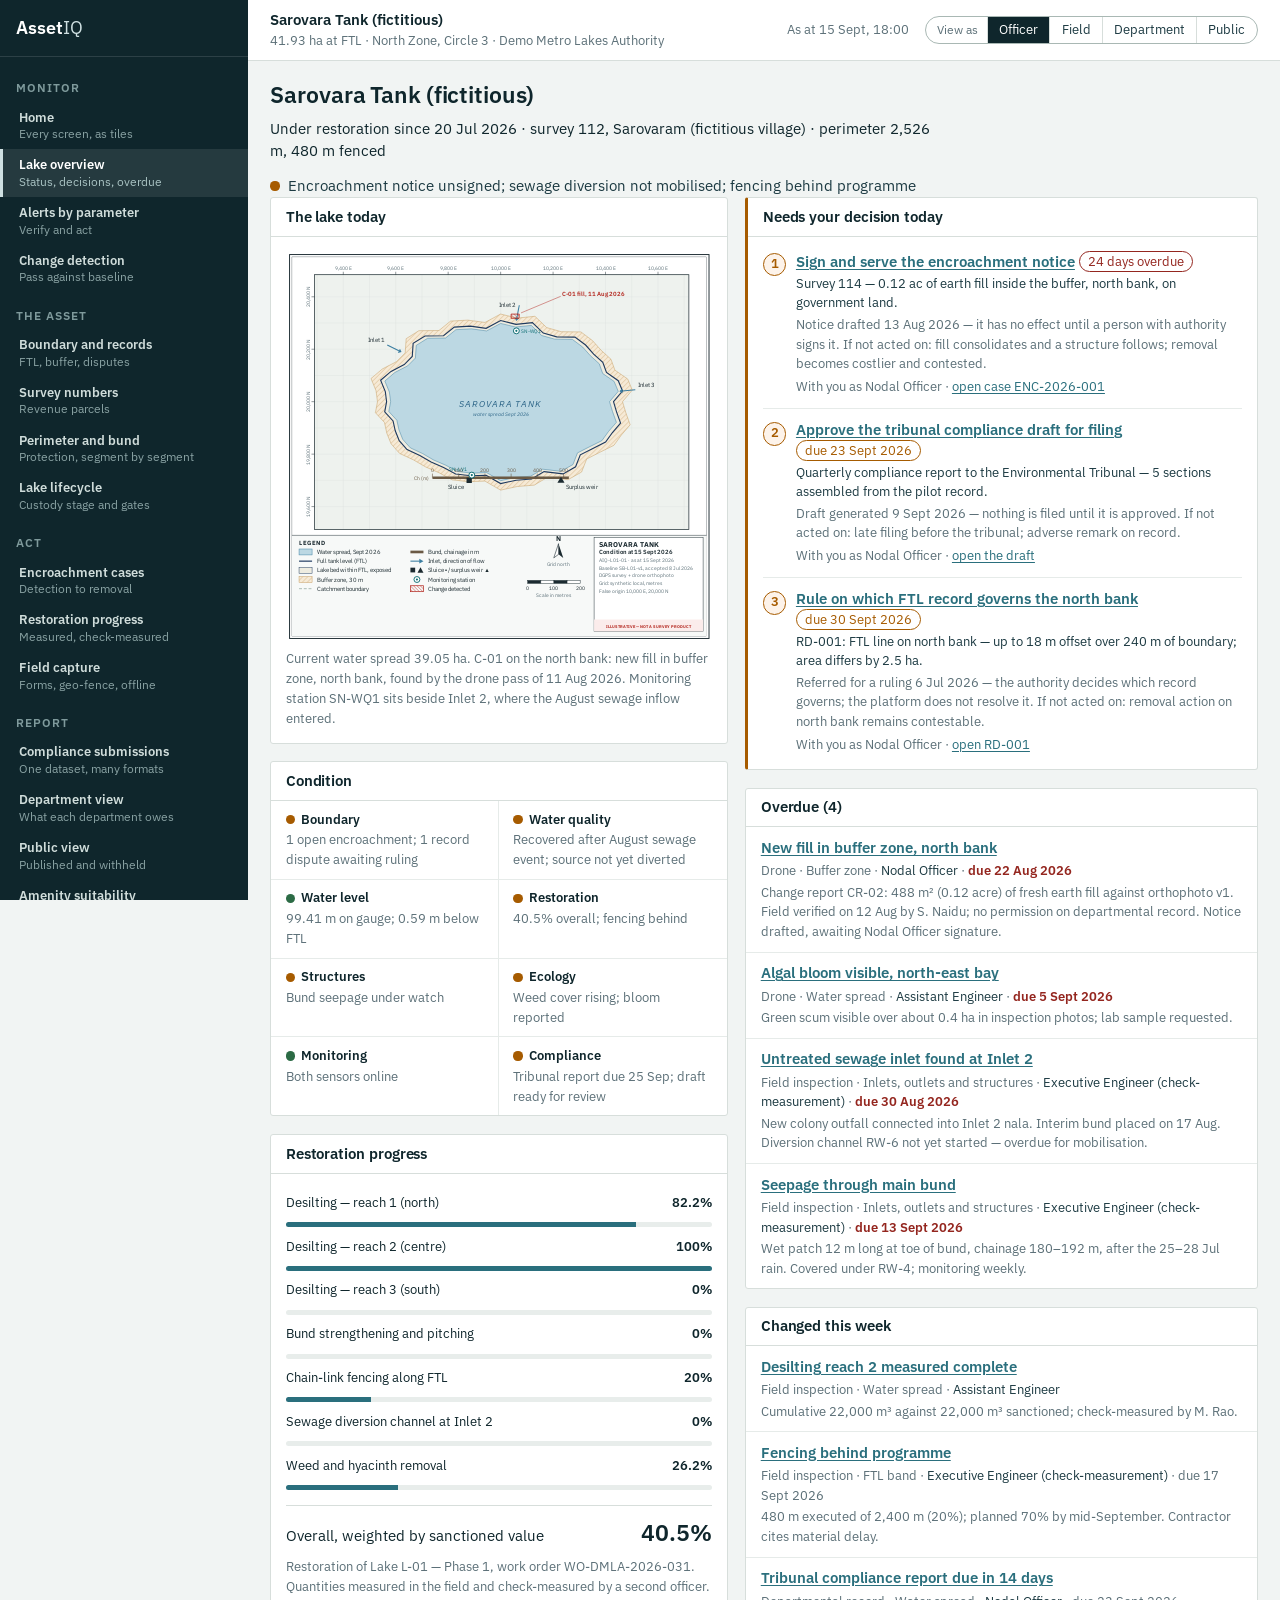
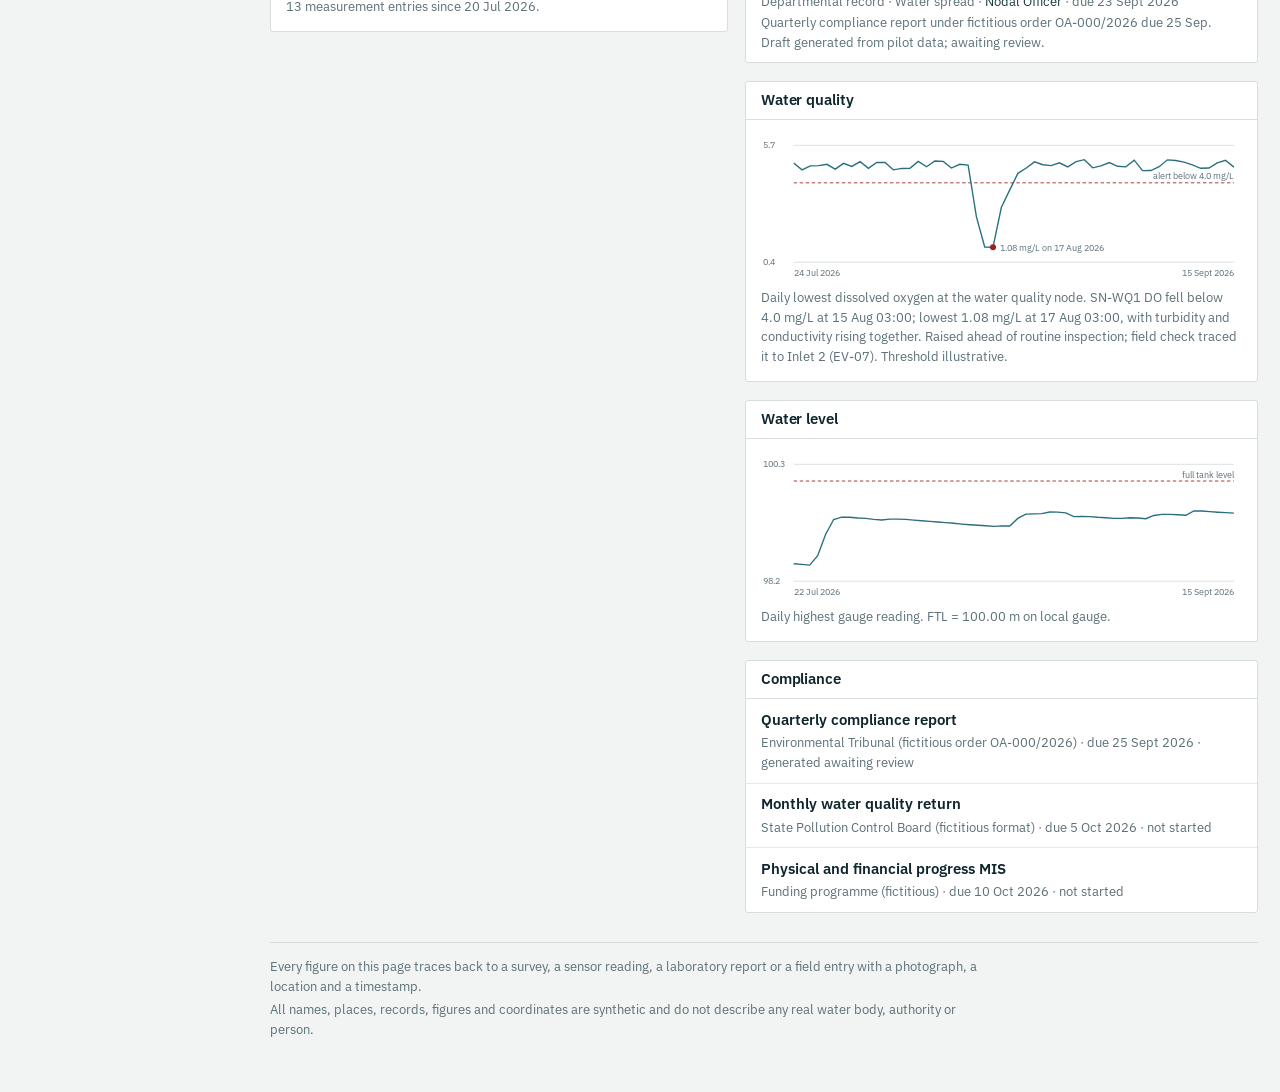
<file: lake.html>
<!doctype html>
<html lang="en">
<head>
<meta charset="utf-8">
<meta name="viewport" content="width=device-width, initial-scale=1">
<meta name="robots" content="noindex, nofollow">
<title>Officer lake view — AssetIQ</title>
<link rel="preconnect" href="https://fonts.googleapis.com">
<link rel="preconnect" href="https://fonts.gstatic.com" crossorigin>
<link href="https://fonts.googleapis.com/css2?family=IBM+Plex+Sans:wght@400;600&display=swap" rel="stylesheet">
<link rel="stylesheet" href="assets/css/aiq.css">
</head>
<body data-screen="overview">

<div id="page" class="page">
  <section class="lake-head">
    <div class="row">
      <div>
        <h1 id="lake-name">Loading…</h1>
        <p class="sub" id="lake-sub"></p>
      </div>
      <p class="verdict" id="verdict"></p>
    </div>
  </section>

  <div class="cols">
    <!-- left column -->
    <div class="stack">
      <section class="panel">
        <h2>The lake today</h2>
        <div class="body">
          <svg id="plan" style="width:100%;height:auto"></svg>
          <p class="caption" id="plan-caption"></p>
        </div>
      </section>

      <section class="panel">
        <h2>Condition</h2>
        <div class="indicators" id="indicators"></div>
      </section>

      <section class="panel">
        <h2>Restoration progress</h2>
        <div class="body">
          <ul class="bars" id="bars"></ul>
          <div class="total">
            <span>Overall, weighted by sanctioned value</span>
            <span class="big" id="overall"></span>
          </div>
          <p class="caption" id="works-caption"></p>
        </div>
      </section>
    </div>

    <!-- right column -->
    <div class="stack">
      <section class="panel decisions">
        <h2>Needs your decision today</h2>
        <div class="body"><ol id="decisions"></ol></div>
      </section>

      <section class="panel">
        <h2 id="overdue-head">Overdue</h2>
        <ul class="events" id="overdue"></ul>
      </section>

      <section class="panel">
        <h2>Changed this week</h2>
        <ul class="events" id="changed"></ul>
      </section>

      <section class="panel">
        <h2>Water quality</h2>
        <div class="body">
          <svg id="chart-do"></svg>
          <p class="caption" id="do-caption"></p>
        </div>
      </section>

      <section class="panel">
        <h2>Water level</h2>
        <div class="body">
          <svg id="chart-level"></svg>
          <p class="caption" id="level-caption"></p>
        </div>
      </section>

      <section class="panel">
        <h2>Compliance</h2>
        <ul class="events" id="compliance"></ul>
      </section>
    </div>
  </div>

  <footer class="site">
    <p>Every figure on this page traces back to a survey, a sensor reading, a laboratory report or a field entry with a photograph, a location and a timestamp.</p>
    <p id="dataline"></p>
  </footer>
</div>

<script src="assets/js/aiq-data.js"></script>
<script src="assets/js/aiq-map.js"></script>
<script src="assets/js/aiq-shell.js"></script>
<script>
AIQShell.boot(async (data) => {
    const a = data.asset, ov = data.officer_view, works = data.restoration_works;
    const byId = Object.fromEntries(data.events.map(e => [e.id, AIQ.withAction(e)]));
    const settled = id => !["open", "verified_action_open", "escalated", "recorded"].includes(byId[id].status);
    document.getElementById("lake-name").textContent = a.display_name;
    document.getElementById("lake-sub").textContent =
      `${AIQ.custody(a.custody_state)} since ${AIQ.date(data.custody_history.at(-1).date)} · ` +
      `survey ${data.survey_parcels[0].survey_no}, ${data.survey_summary.village} · ` +
      `perimeter ${AIQ.num(data.perimeter.total_m)} m, ${data.perimeter.fenced_m} m fenced`;
    document.getElementById("verdict").innerHTML =
      `<span class="dot ${ov.overall_status}"></span> <span class="reason">${ov.status_reason}</span>`;

    /* plan */
    AIQMap.draw(document.getElementById("plan"), data, { title: "Condition at " + AIQ.date(ov.as_of), mapRef: "AIQ-L01-01", asAt: AIQ.date(ov.as_of), acceptedOn: AIQ.date(data.spatial_baseline.accepted_on), waterDate: "Sept 2026", changeDate: AIQ.date(data.observation_passes[1].date) });
    const fill = byId["EV-01"];
    document.getElementById("plan-caption").textContent =
      `Current water spread ${data.satellite_series.at(-1).water_spread_ha} ha. ` +
      `C-01 on the north bank: ${fill.title.toLowerCase()}, found by the drone pass of ${AIQ.date(data.observation_passes[1].date)}. Monitoring station SN-WQ1 sits beside Inlet 2, where the August sewage inflow entered.`;

    /* condition */
    /* each indicator opens the parameter behind it, so the overview is a way in
       rather than a dead end */
    const IND_TO = {
      "Boundary": "alerts.html#p=boundary",
      "Water quality": "alerts.html#p=water_quality",
      "Water level": "alerts.html#p=flood",
      "Restoration": "works.html",
      "Structures": "perimeter.html",
      "Ecology": "alerts.html#p=ecology",
      "Monitoring": "alerts.html#p=monitoring",
      "Compliance": "compliance.html",
    };
    document.getElementById("indicators").innerHTML = ov.indicators.map(i => {
      const href = IND_TO[i.label];
      const inner = `<p class="k"><span class="dot ${i.status}"></span>${i.label}</p><p class="v">${i.text}</p>`;
      return href ? `<a href="${href}">${inner}</a>` : `<div>${inner}</div>`;
    }).join("");

    /* decisions */
    const overdue = ov.overdue.filter(id => !settled(id));
    const decisions = ov.needs_decision_today.filter(d => !settled(d.event));

    /* a decision item has to say the act, the subject and what is holding,
       without a click; the particulars come from the data, not from this page */
    document.getElementById("decisions").innerHTML = (decisions.length ? decisions : []).map(d => {
      const e = byId[d.event];
      const href = `alerts.html#p=${e.parameter}&e=${e.id}`;
      const owner = (data.users.find(u => u.id === d.owner) || {}).role || d.owner;
      const when = d.days_late
        ? `<span class="badge late">${d.days_late} days overdue</span>`
        : d.due ? `<span class="badge open">due ${AIQ.date(d.due)}</span>` : "";
      const holding = d.holding_label
        ? `${d.holding_label}${d.holding_on ? " " + AIQ.date(d.holding_on) : ""} — ${d.holding_note}.`
        : "";
      return `<li><div>
        <p class="ask"><a href="${href}">${d.decision}</a> ${when}</p>
        ${d.about ? `<p class="what">${d.about}.</p>` : ""}
        <p class="why">${holding} If not acted on: ${e.consequence_if_not_acted.toLowerCase()}.</p>
        <p class="who">With you as ${owner}${d.link ? ` · <a href="${d.link}">${d.link_label}</a>` : ""}</p>
      </div></li>`;
    }).join("") || `<li><div><p class="ask">Nothing waiting on you</p><p class="why">Every decision on this lake has been recorded.</p></div></li>`;

    /* event lists */
    const row = e => {
      const href = `alerts.html#p=${e.parameter}&e=${e.id}`;
      const late = e.deadline && e.deadline < ov.as_of.slice(0, 10);
      return `<li><p class="title"><a href="${href}">${e.title}</a></p><p class="meta">` +
        `${AIQ.source(e.evidence_source)} · ${AIQ.zone(data, e.zone)} · ` +
        `<span class="owner">${(data.users.find(u => u.id === e.owner) || {}).role || e.owner}</span>` +
        (e.deadline ? ` · <span class="${late ? "late" : ""}">due ${AIQ.date(e.deadline)}</span>` : "") +
        `</p><p class="meta">${e.detail}</p></li>`;
    };
    document.getElementById("overdue-head").textContent = `Overdue (${overdue.length})`;
    document.getElementById("overdue").innerHTML = overdue.length
      ? overdue.map(id => row(byId[id])).join("")
      : `<li><p class="meta">Nothing overdue. Items settled in this browser tab are not saved anywhere.</p></li>`;
    document.getElementById("changed").innerHTML = ov.what_changed_this_week.map(id => row(byId[id])).join("");

    /* charts */
    const doSeries = AIQ.daily(data, "SN-WQ1", "do_mg_l", "min");
    AIQ.drawChart(document.getElementById("chart-do"), doSeries, {
      limit: data.thresholds.do_mg_l.alert_below, limitLabel: "alert below 4.0 mg/L",
      markLowest: true, unit: " mg/L", label: "Daily lowest dissolved oxygen"
    });
    const ev4 = byId["EV-04"];
    document.getElementById("do-caption").textContent =
      `Daily lowest dissolved oxygen at the water quality node. ${ev4.detail} Threshold illustrative.`;

    const lvSeries = AIQ.daily(data, "SN-LV1", "level_m", "max");
    AIQ.drawChart(document.getElementById("chart-level"), lvSeries, {
      limit: a.ftl_gauge_m, limitLabel: "full tank level", label: "Daily highest water level"
    });
    document.getElementById("level-caption").textContent =
      `Daily highest gauge reading. ${a.gauge_datum_note.replace("(synthetic)", "").trim()}.`;

    /* works */
    const items = Object.fromEntries(works.items.map(i => [i.id, i]));
    document.getElementById("bars").innerHTML = works.precomputed_progress.items.map(p => {
      const it = items[p.item];
      return `<li><span class="label">${it.name}</span><span class="pct">${p.pct}%</span>` +
        `<span class="track"><span class="fill" style="width:${p.pct}%"></span></span></li>`;
    }).join("");
    document.getElementById("overall").textContent = works.precomputed_progress.overall_pct + "%";
    document.getElementById("works-caption").textContent =
      `${works.name}, work order ${works.id}. Quantities measured in the field and check-measured by a second officer. ` +
      `${works.measurements.length} measurement entries since ${AIQ.date(works.issued_on)}.`;

    /* compliance */
    document.getElementById("compliance").innerHTML = data.compliance_targets.map(c =>
      `<li><p class="title">${c.report}</p><p class="meta">${c.authority} · due ${AIQ.date(c.next_due)} · ` +
      `${c.draft_status.replace(/_/g, " ")}</p></li>`).join("");

    document.getElementById("dataline").textContent = data.meta.disclaimer;
});
</script>
</body>
</html>
</file>
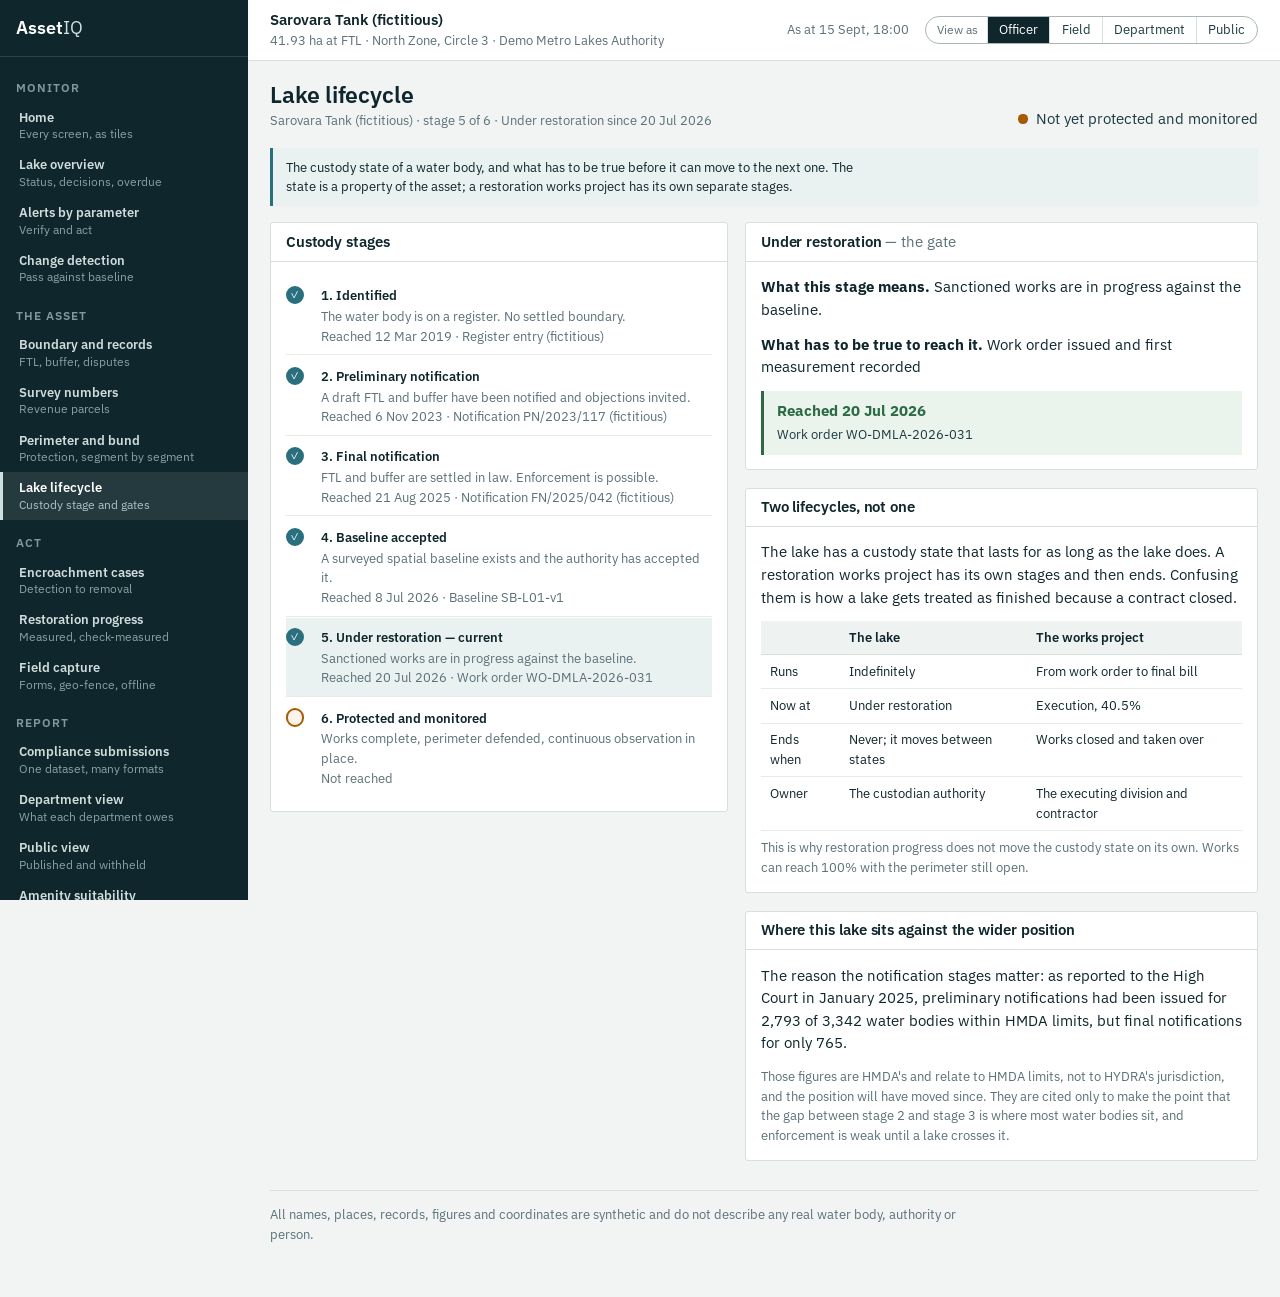
<file: lifecycle.html>
<!doctype html>
<html lang="en">
<head>
<meta charset="utf-8">
<meta name="viewport" content="width=device-width, initial-scale=1">
<meta name="robots" content="noindex, nofollow">
<title>Lake lifecycle — AssetIQ</title>
<link rel="preconnect" href="https://fonts.googleapis.com">
<link rel="preconnect" href="https://fonts.gstatic.com" crossorigin>
<link href="https://fonts.googleapis.com/css2?family=IBM+Plex+Sans:wght@400;600&display=swap" rel="stylesheet">
<link rel="stylesheet" href="assets/css/aiq.css">
</head>
<body data-screen="lifecycle">

<div id="page" class="page">
  <div class="phead">
    <div class="row">
      <div>
        <h1>Lake lifecycle</h1>
        <p class="sub" id="sub"></p>
      </div>
      <p class="verdict" id="verdict"></p>
    </div>
  </div>

  <div class="note-box" id="note"></div>

  <div class="cols">
    <section class="panel">
      <h2>Custody stages</h2>
      <div class="body"><ul class="steps" id="stages"></ul></div>
    </section>

    <div class="stack">
      <section class="panel" id="gate"></section>

      <section class="panel">
        <h2>Two lifecycles, not one</h2>
        <div class="body">
          <p>The lake has a custody state that lasts for as long as the lake does. A restoration works
             project has its own stages and then ends. Confusing them is how a lake gets treated as
             finished because a contract closed.</p>
          <table class="reg">
            <thead><tr><th></th><th>The lake</th><th>The works project</th></tr></thead>
            <tbody>
              <tr><td>Runs</td><td>Indefinitely</td><td>From work order to final bill</td></tr>
              <tr><td>Now at</td><td id="lc-now"></td><td id="lc-works"></td></tr>
              <tr><td>Ends when</td><td>Never; it moves between states</td><td>Works closed and taken over</td></tr>
              <tr><td>Owner</td><td>The custodian authority</td><td>The executing division and contractor</td></tr>
            </tbody>
          </table>
          <p class="wire-note">This is why restoration progress does not move the custody state on its own.
             Works can reach 100% with the perimeter still open.</p>
        </div>
      </section>

      <section class="panel">
        <h2>Where this lake sits against the wider position</h2>
        <div class="body">
          <p>The reason the notification stages matter: as reported to the High Court in January 2025,
             preliminary notifications had been issued for 2,793 of 3,342 water bodies within HMDA limits,
             but final notifications for only 765.</p>
          <p class="wire-note">Those figures are HMDA's and relate to HMDA limits, not to HYDRA's
             jurisdiction, and the position will have moved since. They are cited only to make the point
             that the gap between stage 2 and stage 3 is where most water bodies sit, and enforcement is
             weak until a lake crosses it.</p>
        </div>
      </section>
    </div>
  </div>

  <footer class="site">
    <p id="dataline"></p>
  </footer>
</div>

<script src="assets/js/aiq-data.js"></script>
<script src="assets/js/aiq-map.js"></script>
<script src="assets/js/aiq-shell.js"></script>
<script>
AIQShell.boot(async (data) => {
  const LC = data.lifecycle;
  const reached = LC.stages.filter(s => s.reached_on).length;
  const currentIdx = LC.stages.findIndex(s => s.key === LC.current);
  let sel = currentIdx;

  document.getElementById("sub").textContent =
    `${data.asset.display_name} · stage ${reached} of ${LC.stages.length} · ` +
    `${AIQ.custody(LC.current)} since ${AIQ.date(LC.stages[currentIdx].reached_on)}`;
  document.getElementById("verdict").innerHTML =
    `<span class="dot amber"></span> <span class="reason">Not yet protected and monitored</span>`;
  document.getElementById("note").innerHTML = `<p>${LC.note}</p>`;
  document.getElementById("dataline").textContent = data.meta.disclaimer;

  document.getElementById("lc-now").textContent = AIQ.custody(LC.current);
  const pr = data.restoration_works.precomputed_progress;
  document.getElementById("lc-works").textContent =
    `${data.restoration_works.stage.charAt(0).toUpperCase() + data.restoration_works.stage.slice(1)}, ${pr.overall_pct}%`;

  function renderStages() {
    document.getElementById("stages").innerHTML = LC.stages.map((s, i) => {
      const done = Boolean(s.reached_on);
      const now = i === currentIdx;
      return `<li class="${done ? "done" : i === currentIdx + 1 ? "now" : ""}" data-i="${i}" style="cursor:pointer;${
        i === sel ? "background:var(--water-tint);" : ""}">
        <span class="mk">${done ? "✓" : ""}</span>
        <div><span class="s-n">${i + 1}. ${s.name}${now ? " — current" : ""}</span>
          <p class="s-m">${s.meaning}</p>
          <p class="s-m">${done ? `Reached ${AIQ.date(s.reached_on)} · ${s.evidence}` : "Not reached"}</p></div></li>`;
    }).join("");
    document.querySelectorAll("#stages li").forEach(li => li.addEventListener("click", () => {
      sel = +li.dataset.i; renderStages(); renderGate();
    }));
  }

  function renderGate() {
    const s = LC.stages[sel];
    const done = Boolean(s.reached_on);
    document.getElementById("gate").innerHTML = `
      <h2>${s.name} <span class="n">— the gate</span></h2>
      <div class="body">
        <p><strong>What this stage means.</strong> ${s.meaning}</p>
        <p><strong>What has to be true to reach it.</strong> ${s.gate}</p>
        ${done
          ? `<div class="taken"><strong>Reached ${AIQ.date(s.reached_on)}</strong><p>${s.evidence}</p></div>`
          : `<div class="guard"><strong>Not reached.</strong> ${s.blockers
              ? "Each of these has to close first:" : "The preceding stage has not been passed."}</div>
             ${s.blockers ? `<ul class="bul">${s.blockers.map(b => `<li>${b}</li>`).join("")}</ul>` : ""}
             ${s.blockers ? `<p class="wire-note">Three of the four are visible elsewhere in this view:
                <a href="works.html">restoration progress</a>, <a href="perimeter.html">the perimeter</a>,
                <a href="encroachment.html">the open case</a> and
                <a href="baseline.html">the record dispute</a>.</p>` : ""}`}
      </div>`;
  }

  renderStages(); renderGate();
});
</script>
</body>
</html>
</file>
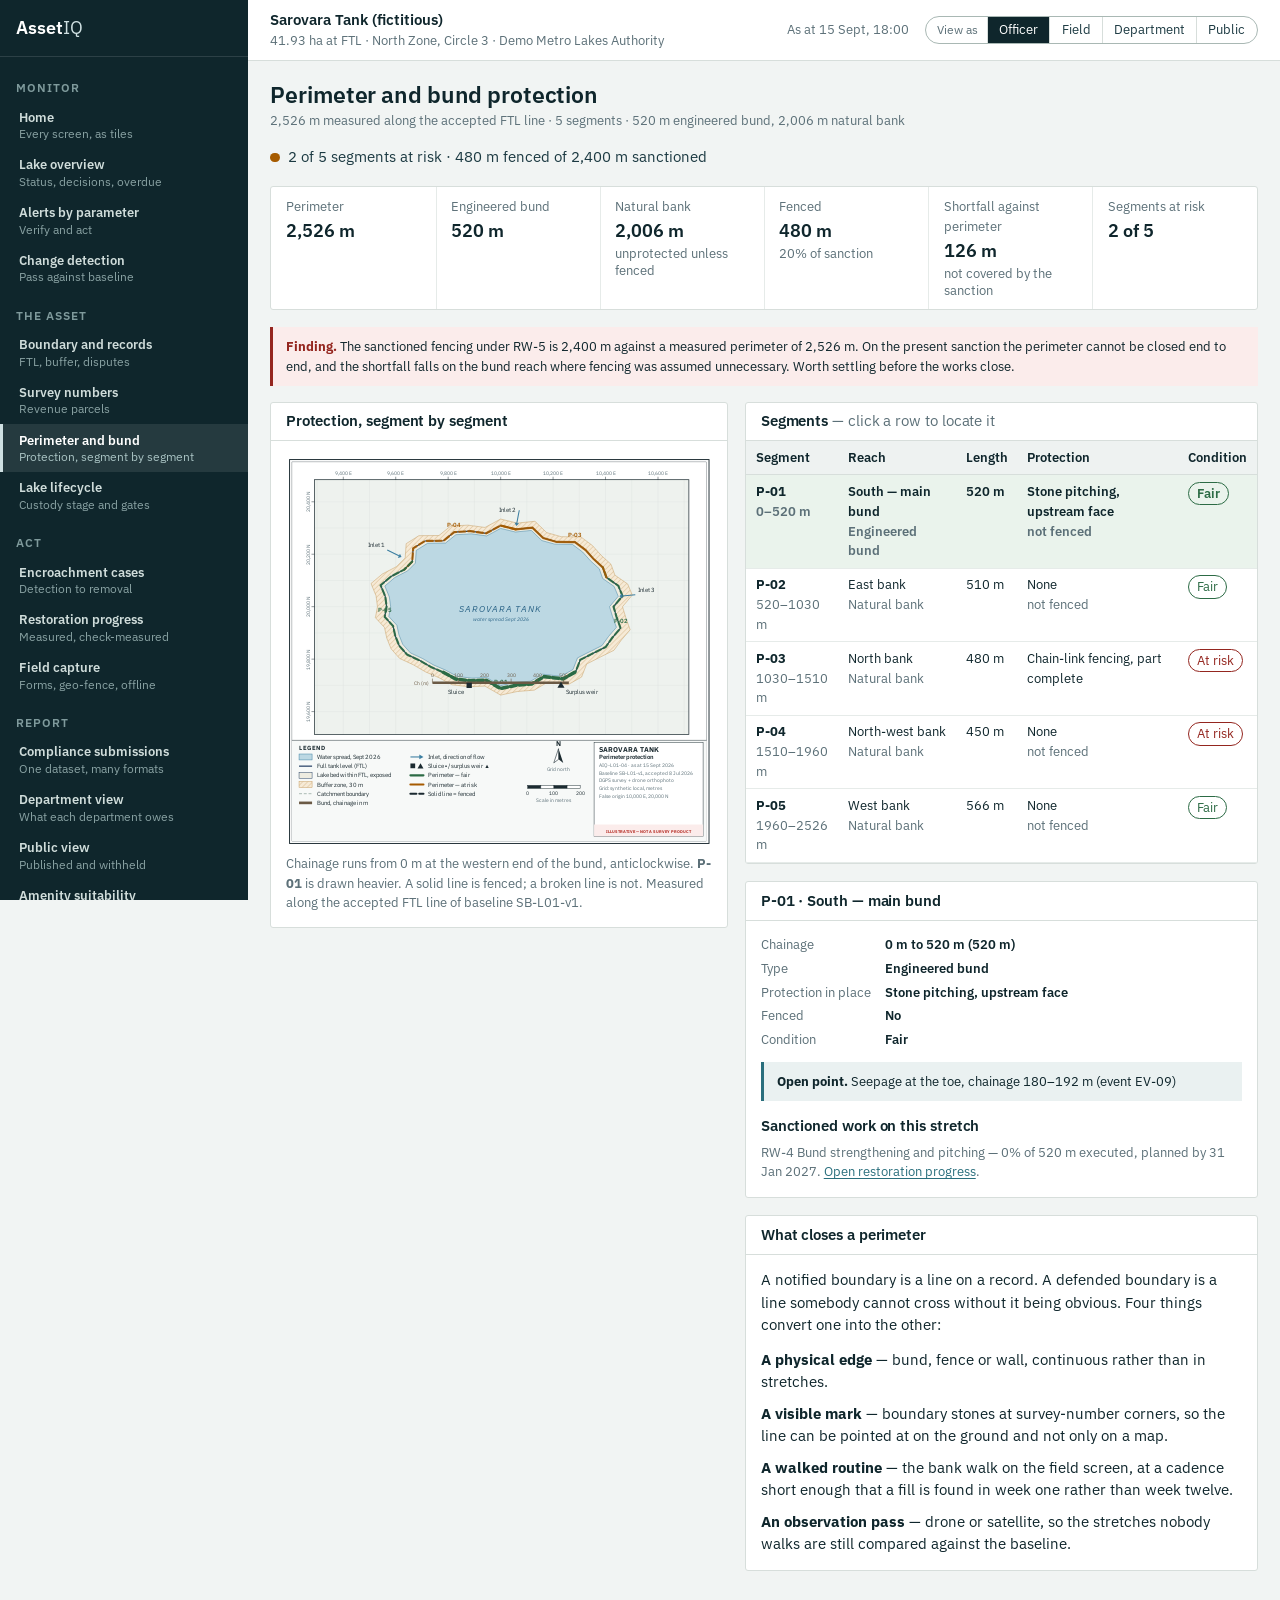
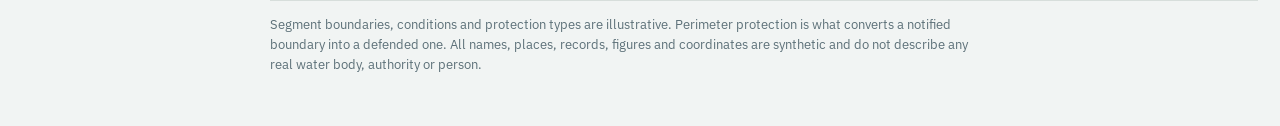
<file: perimeter.html>
<!doctype html>
<html lang="en">
<head>
<meta charset="utf-8">
<meta name="viewport" content="width=device-width, initial-scale=1">
<meta name="robots" content="noindex, nofollow">
<title>Perimeter and bund — AssetIQ</title>
<link rel="preconnect" href="https://fonts.googleapis.com">
<link rel="preconnect" href="https://fonts.gstatic.com" crossorigin>
<link href="https://fonts.googleapis.com/css2?family=IBM+Plex+Sans:wght@400;600&display=swap" rel="stylesheet">
<link rel="stylesheet" href="assets/css/aiq.css">
</head>
<body data-screen="perimeter">

<div id="page" class="page">
  <div class="phead">
    <div class="row">
      <div>
        <h1>Perimeter and bund protection</h1>
        <p class="sub" id="sub"></p>
      </div>
      <p class="verdict" id="verdict"></p>
    </div>
  </div>

  <dl class="stat-row" id="stats"></dl>

  <div class="guard" id="finding"></div>

  <div class="cols">
    <section class="panel">
      <h2>Protection, segment by segment</h2>
      <div class="body">
        <svg id="plan"></svg>
        <p class="caption" id="cap"></p>
      </div>
    </section>

    <div class="stack">
      <section class="panel">
        <h2>Segments <span class="n">— click a row to locate it</span></h2>
        <div class="scroll-x"><table class="reg" id="segs"></table></div>
      </section>
      <section class="panel" id="detail"></section>
      <section class="panel">
        <h2>What closes a perimeter</h2>
        <div class="body">
          <p>A notified boundary is a line on a record. A defended boundary is a line somebody cannot
             cross without it being obvious. Four things convert one into the other:</p>
          <ul class="plain">
            <li><strong>A physical edge</strong> — bund, fence or wall, continuous rather than in stretches.</li>
            <li><strong>A visible mark</strong> — boundary stones at survey-number corners, so the line can be
              pointed at on the ground and not only on a map.</li>
            <li><strong>A walked routine</strong> — the bank walk on the field screen, at a cadence short
              enough that a fill is found in week one rather than week twelve.</li>
            <li><strong>An observation pass</strong> — drone or satellite, so the stretches nobody walks are
              still compared against the baseline.</li>
          </ul>
        </div>
      </section>
    </div>
  </div>

  <footer class="site">
    <p id="dataline"></p>
  </footer>
</div>

<script src="assets/js/aiq-data.js"></script>
<script src="assets/js/aiq-map.js"></script>
<script src="assets/js/aiq-shell.js"></script>
<script>
AIQShell.boot(async (data) => {
  const PM = data.perimeter;
  let current = (location.hash || "").replace("#", "") || PM.segments[0].id;
  if (!PM.segments.some(s => s.id === current)) current = PM.segments[0].id;

  const risk = PM.segments.filter(s => s.condition === "At risk");
  document.getElementById("sub").textContent =
    `${AIQ.num(PM.total_m)} m measured along the accepted FTL line · ${PM.segments.length} segments · ` +
    `${PM.bund_m} m engineered bund, ${AIQ.num(PM.natural_bank_m)} m natural bank`;
  document.getElementById("verdict").innerHTML =
    `<span class="dot ${risk.length ? "amber" : "green"}"></span> <span class="reason">${
      risk.length} of ${PM.segments.length} segments at risk · ${PM.fenced_m} m fenced of ${AIQ.num(PM.fencing_sanctioned_m)} m sanctioned</span>`;
  document.getElementById("dataline").textContent = PM.note + " " + data.meta.disclaimer;
  document.getElementById("finding").innerHTML = `<strong>Finding.</strong> ${PM.finding}`;

  const pct = Math.round(PM.fenced_m / PM.fencing_sanctioned_m * 100);
  document.getElementById("stats").innerHTML = [
    ["Perimeter", AIQ.num(PM.total_m) + " m", ""],
    ["Engineered bund", PM.bund_m + " m", ""],
    ["Natural bank", AIQ.num(PM.natural_bank_m) + " m", "unprotected unless fenced"],
    ["Fenced", PM.fenced_m + " m", pct + "% of sanction"],
    ["Shortfall against perimeter", PM.gap_m + " m", "not covered by the sanction"],
    ["Segments at risk", risk.length + " of " + PM.segments.length, ""],
  ].map(([k, v, s]) => `<div class="stat"><dt>${k}</dt><dd>${v}${s ? ` <small>${s}</small>` : ""}</dd></div>`).join("");

  function draw() {
    AIQMap.draw(document.getElementById("plan"), data, {
      title: "Perimeter protection", mapRef: "AIQ-L01-04",
      asAt: AIQ.date(data.officer_view.as_of), acceptedOn: AIQ.date(data.spatial_baseline.accepted_on),
      waterDate: "Sept 2026", perimeter: true, highlightSegment: current, sensors: false, changes: false,
    });
    const s = PM.segments.find(x => x.id === current);
    document.getElementById("cap").innerHTML =
      `Chainage runs from 0 m at the western end of the bund, anticlockwise. <strong>${s.id}</strong> is drawn heavier.
       A solid line is fenced; a broken line is not. ${PM.method}`;
  }

  function renderTable() {
    document.getElementById("segs").innerHTML =
      `<thead><tr><th>Segment</th><th>Reach</th><th>Length</th><th>Protection</th><th>Condition</th></tr></thead><tbody>` +
      PM.segments.map(s => `<tr data-id="${s.id}" style="cursor:pointer" class="${s.id === current ? "accepted" : ""}">
        <td><strong>${s.id}</strong><br><span class="wire-note" style="margin:0">${s.from_m}–${s.to_m} m</span></td>
        <td>${s.reach}<br><span class="wire-note" style="margin:0">${s.type}</span></td>
        <td>${s.length_m} m</td>
        <td>${s.protection}${s.fenced ? "" : `<br><span class="wire-note" style="margin:0">not fenced</span>`}</td>
        <td>${s.condition === "At risk" ? `<span class="badge late">At risk</span>` : `<span class="badge closed">${s.condition}</span>`}</td>
      </tr>`).join("") + `</tbody>`;
    document.querySelectorAll("#segs tbody tr").forEach(r => r.addEventListener("click", () => {
      current = r.dataset.id; location.replace("#" + current); renderAll();
    }));
  }

  function renderDetail() {
    const s = PM.segments.find(x => x.id === current);
    const item = s.work_item ? data.restoration_works.items.find(i => i.id === s.work_item) : null;
    const prog = item ? data.restoration_works.precomputed_progress.items.find(p => p.item === item.id) : null;
    const cases = (data.encroachment_cases || []).filter(c => c.perimeter_segment === s.id);
    document.getElementById("detail").innerHTML = `
      <h2>${s.id} · ${s.reach}</h2>
      <div class="body">
        <dl class="kv" style="margin-bottom:0.8rem">
          <dt>Chainage</dt><dd>${s.from_m} m to ${s.to_m} m (${s.length_m} m)</dd>
          <dt>Type</dt><dd>${s.type}</dd>
          <dt>Protection in place</dt><dd>${s.protection}</dd>
          <dt>Fenced</dt><dd>${s.fenced ? "Yes, part of the stretch" : "No"}</dd>
          <dt>Condition</dt><dd>${s.condition}</dd>
        </dl>
        <div class="${s.condition === "At risk" ? "guard" : "note-box"}"><strong>Open point.</strong> ${s.issue}</div>
        ${item ? `<h3>Sanctioned work on this stretch</h3>
          <p class="wire-note">${item.id} ${item.name} — ${prog ? prog.pct : 0}% of ${AIQ.num(item.sanctioned_qty)} ${item.unit.replace("m3", "m³")}
            executed, planned by ${AIQ.date(item.planned_by)}. <a href="works.html">Open restoration progress</a>.</p>`
          : `<p class="wire-note">No sanctioned work covers this stretch. Protection here depends on the
             bank walk and the observation passes.</p>`}
        ${cases.length ? `<h3 style="margin-top:0.9rem">Cases on this stretch</h3><ul class="events">${cases.map(c =>
          `<li><p class="title"><a href="encroachment.html#${c.id}">${c.id} — ${c.type}</a></p>
            <p class="meta">Survey ${c.survey_no} · ${c.stage}</p></li>`).join("")}</ul>` : ""}
      </div>`;
  }

  function renderAll() { draw(); renderTable(); renderDetail(); }
  renderAll();
  window.addEventListener("hashchange", () => {
    const h = location.hash.replace("#", "");
    if (h && PM.segments.some(s => s.id === h) && h !== current) { current = h; renderAll(); }
  });
});
</script>
</body>
</html>
</file>
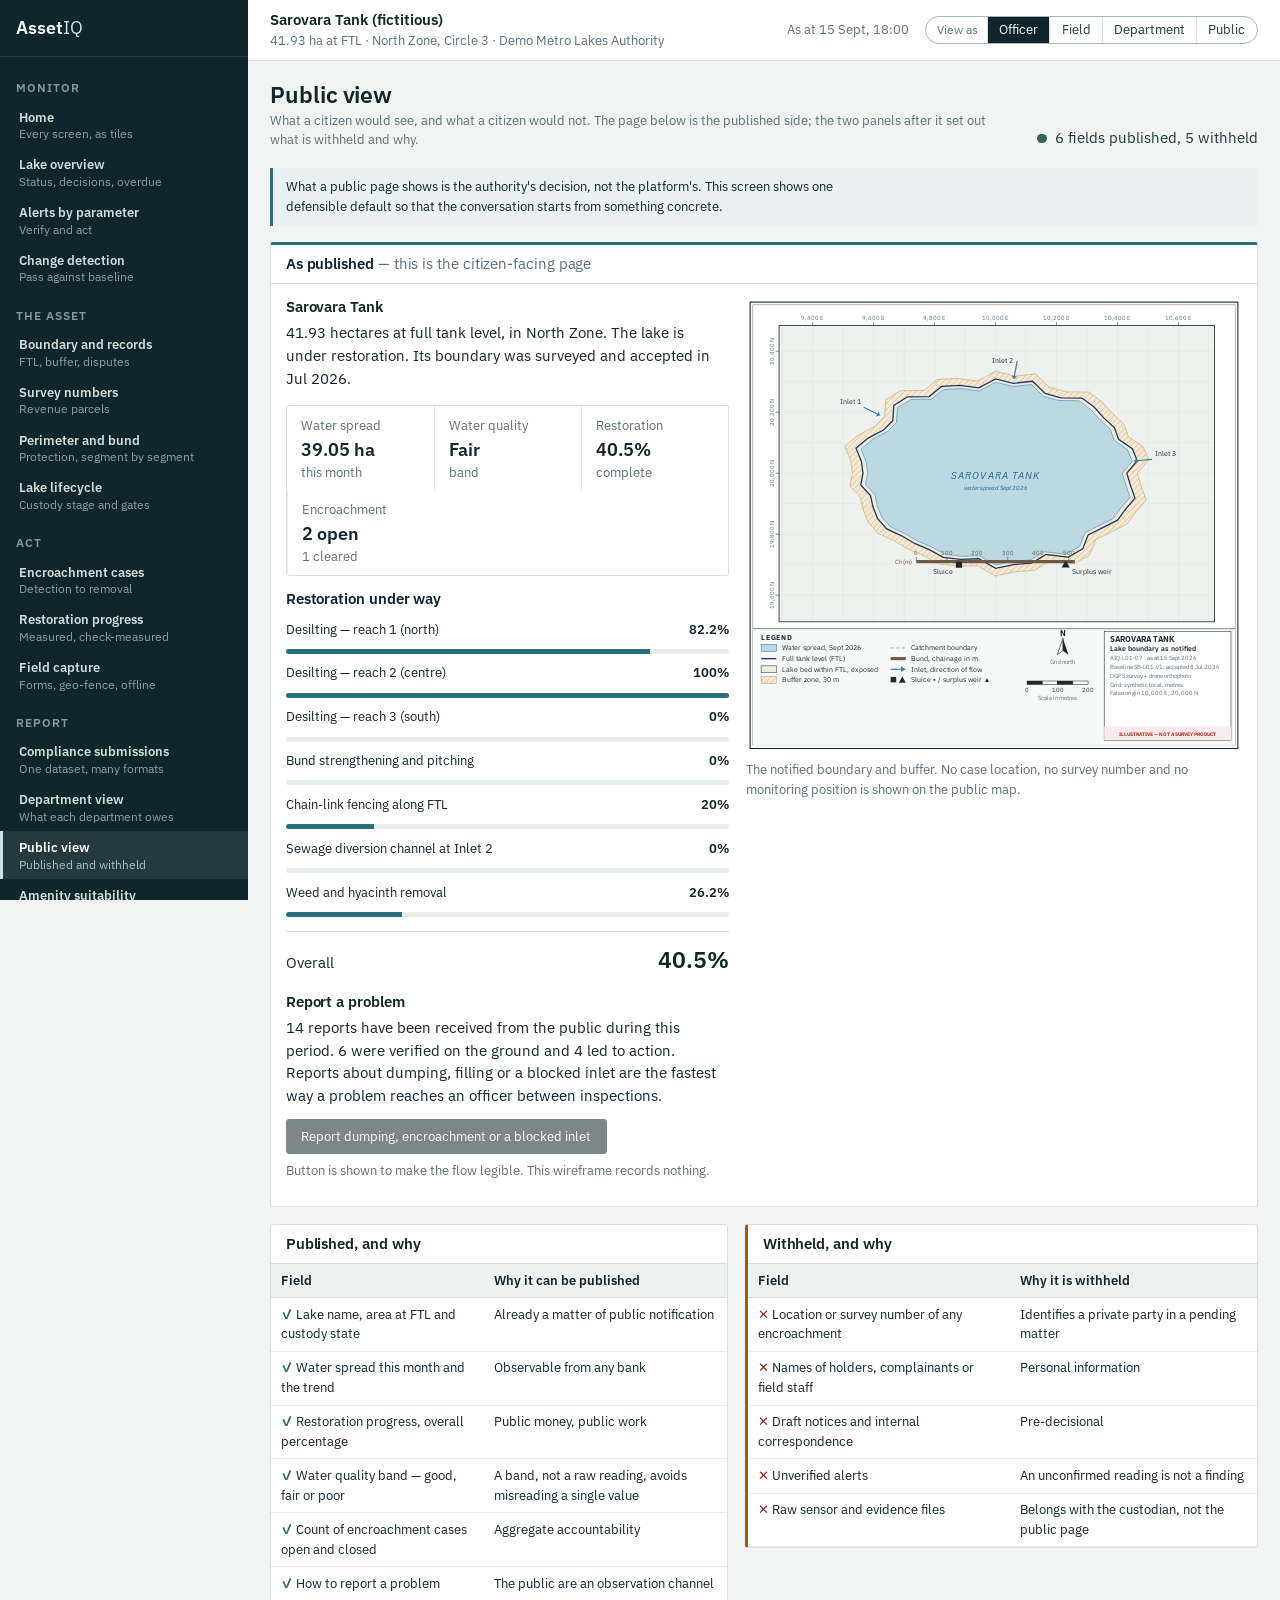
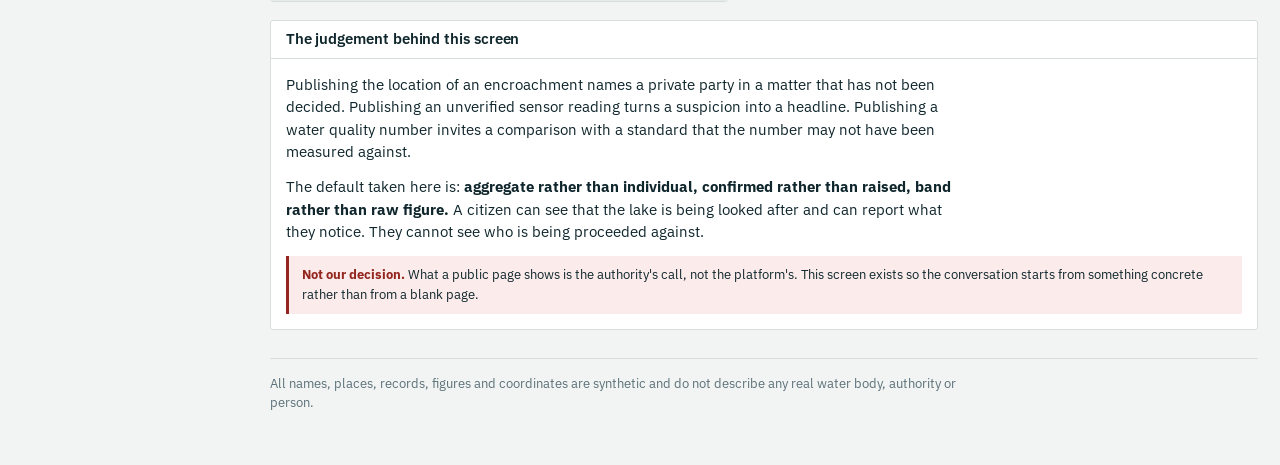
<file: public.html>
<!doctype html>
<html lang="en">
<head>
<meta charset="utf-8">
<meta name="viewport" content="width=device-width, initial-scale=1">
<meta name="robots" content="noindex, nofollow">
<title>Public view — AssetIQ</title>
<link rel="preconnect" href="https://fonts.googleapis.com">
<link rel="preconnect" href="https://fonts.gstatic.com" crossorigin>
<link href="https://fonts.googleapis.com/css2?family=IBM+Plex+Sans:wght@400;600&display=swap" rel="stylesheet">
<link rel="stylesheet" href="assets/css/aiq.css">
</head>
<body data-screen="public">

<div id="page" class="page">
  <div class="phead">
    <div class="row">
      <div>
        <h1>Public view</h1>
        <p class="sub">What a citizen would see, and what a citizen would not. The page below is the
          published side; the two panels after it set out what is withheld and why.</p>
      </div>
      <p class="verdict" id="verdict"></p>
    </div>
  </div>

  <div class="note-box" id="decision"></div>

  <section class="panel" style="margin-bottom:1.1rem;border-top:3px solid var(--water)">
    <h2>As published <span class="n">— this is the citizen-facing page</span></h2>
    <div class="body">
      <div class="cols">
        <div>
          <h3 id="pubname"></h3>
          <p id="pubintro"></p>
          <dl class="stat-row" style="margin-bottom:0.9rem" id="pubstats"></dl>
          <h3>Restoration under way</h3>
          <ul class="bars" id="pubbars"></ul>
          <div class="total"><span>Overall</span><span class="big" id="puboverall"></span></div>
          <h3 style="margin-top:1rem">Report a problem</h3>
          <p id="pubreport"></p>
          <div class="actions"><button type="button" disabled>Report dumping, encroachment or a blocked inlet</button></div>
          <p class="wire-note">Button is shown to make the flow legible. This wireframe records nothing.</p>
        </div>
        <div>
          <svg id="plan"></svg>
          <p class="caption" id="cap"></p>
        </div>
      </div>
    </div>
  </section>

  <div class="cols">
    <section class="panel">
      <h2>Published, and why</h2>
      <div class="scroll-x"><table class="reg" id="pub"></table></div>
    </section>
    <section class="panel accent">
      <h2>Withheld, and why</h2>
      <div class="scroll-x"><table class="reg" id="hid"></table></div>
    </section>
  </div>

  <section class="panel" style="margin-top:1.1rem">
    <h2>The judgement behind this screen</h2>
    <div class="body">
      <p>Publishing the location of an encroachment names a private party in a matter that has not been
         decided. Publishing an unverified sensor reading turns a suspicion into a headline. Publishing a
         water quality number invites a comparison with a standard that the number may not have been
         measured against.</p>
      <p>The default taken here is: <strong>aggregate rather than individual, confirmed rather than raised,
         band rather than raw figure.</strong> A citizen can see that the lake is being looked after and can
         report what they notice. They cannot see who is being proceeded against.</p>
      <div class="guard"><strong>Not our decision.</strong> What a public page shows is the authority's
         call, not the platform's. This screen exists so the conversation starts from something concrete
         rather than from a blank page.</div>
    </div>
  </section>

  <footer class="site">
    <p id="dataline"></p>
  </footer>
</div>

<script src="assets/js/aiq-data.js"></script>
<script src="assets/js/aiq-map.js"></script>
<script src="assets/js/aiq-shell.js"></script>
<script>
AIQShell.boot(async (data) => {
  const PV = data.public_view, works = data.restoration_works, pr = works.precomputed_progress;
  const enc = data.encroachment_summary, cr = PV.citizen_reports;

  document.getElementById("verdict").innerHTML =
    `<span class="dot green"></span> <span class="reason">${PV.published.length} fields published, ${PV.withheld.length} withheld</span>`;
  document.getElementById("decision").innerHTML = `<p>${PV.decision_note}</p>`;
  document.getElementById("dataline").textContent = data.meta.disclaimer;

  /* ---- the published page ---- */
  const name = data.asset.display_name.replace(" (fictitious)", "");
  document.getElementById("pubname").textContent = name;
  document.getElementById("pubintro").textContent =
    `${data.asset.ftl_area_ha} hectares at full tank level, in ${data.asset.zone}. The lake is under ` +
    `restoration. Its boundary was surveyed and accepted in ${AIQ.date(data.spatial_baseline.accepted_on).replace(/^\d+ /, "")}.`;

  document.getElementById("pubstats").innerHTML = [
    ["Water spread", data.satellite_series.at(-1).water_spread_ha + " ha", "this month"],
    ["Water quality", PV.band, "band"],
    ["Restoration", pr.overall_pct + "%", "complete"],
    ["Encroachment", `${enc.open} open`, `${enc.closed} cleared`],
  ].map(([k, v, s]) => `<div class="stat"><dt>${k}</dt><dd>${v}${s ? ` <small>${s}</small>` : ""}</dd></div>`).join("");

  const items = Object.fromEntries(works.items.map(i => [i.id, i]));
  document.getElementById("pubbars").innerHTML = pr.items.map(p =>
    `<li><span class="label">${items[p.item].name}</span><span class="pct">${p.pct}%</span>
      <span class="track"><span class="fill" style="width:${p.pct}%"></span></span></li>`).join("");
  document.getElementById("puboverall").textContent = pr.overall_pct + "%";

  document.getElementById("pubreport").textContent =
    `${cr.received} reports have been received from the public during this period. ${cr.verified} were ` +
    `verified on the ground and ${cr.acted_on} led to action. Reports about dumping, filling or a blocked ` +
    `inlet are the fastest way a problem reaches an officer between inspections.`;

  AIQMap.draw(document.getElementById("plan"), data, {
    title: "Lake boundary as notified", mapRef: "AIQ-L01-07",
    asAt: AIQ.date(data.officer_view.as_of), acceptedOn: AIQ.date(data.spatial_baseline.accepted_on),
    waterDate: "Sept 2026", sensors: false, changes: false,
  });
  document.getElementById("cap").textContent =
    "The notified boundary and buffer. No case location, no survey number and no monitoring position is " +
    "shown on the public map.";

  /* ---- published / withheld ---- */
  document.getElementById("pub").innerHTML =
    `<thead><tr><th>Field</th><th>Why it can be published</th></tr></thead><tbody>` +
    PV.published.map(x => `<tr><td><span class="check">✓</span> ${x.field}</td><td>${x.why}</td></tr>`).join("") + `</tbody>`;
  document.getElementById("hid").innerHTML =
    `<thead><tr><th>Field</th><th>Why it is withheld</th></tr></thead><tbody>` +
    PV.withheld.map(x => `<tr><td><span class="cross">✕</span> ${x.field}</td><td>${x.why}</td></tr>`).join("") + `</tbody>`;
});
</script>
</body>
</html>
</file>
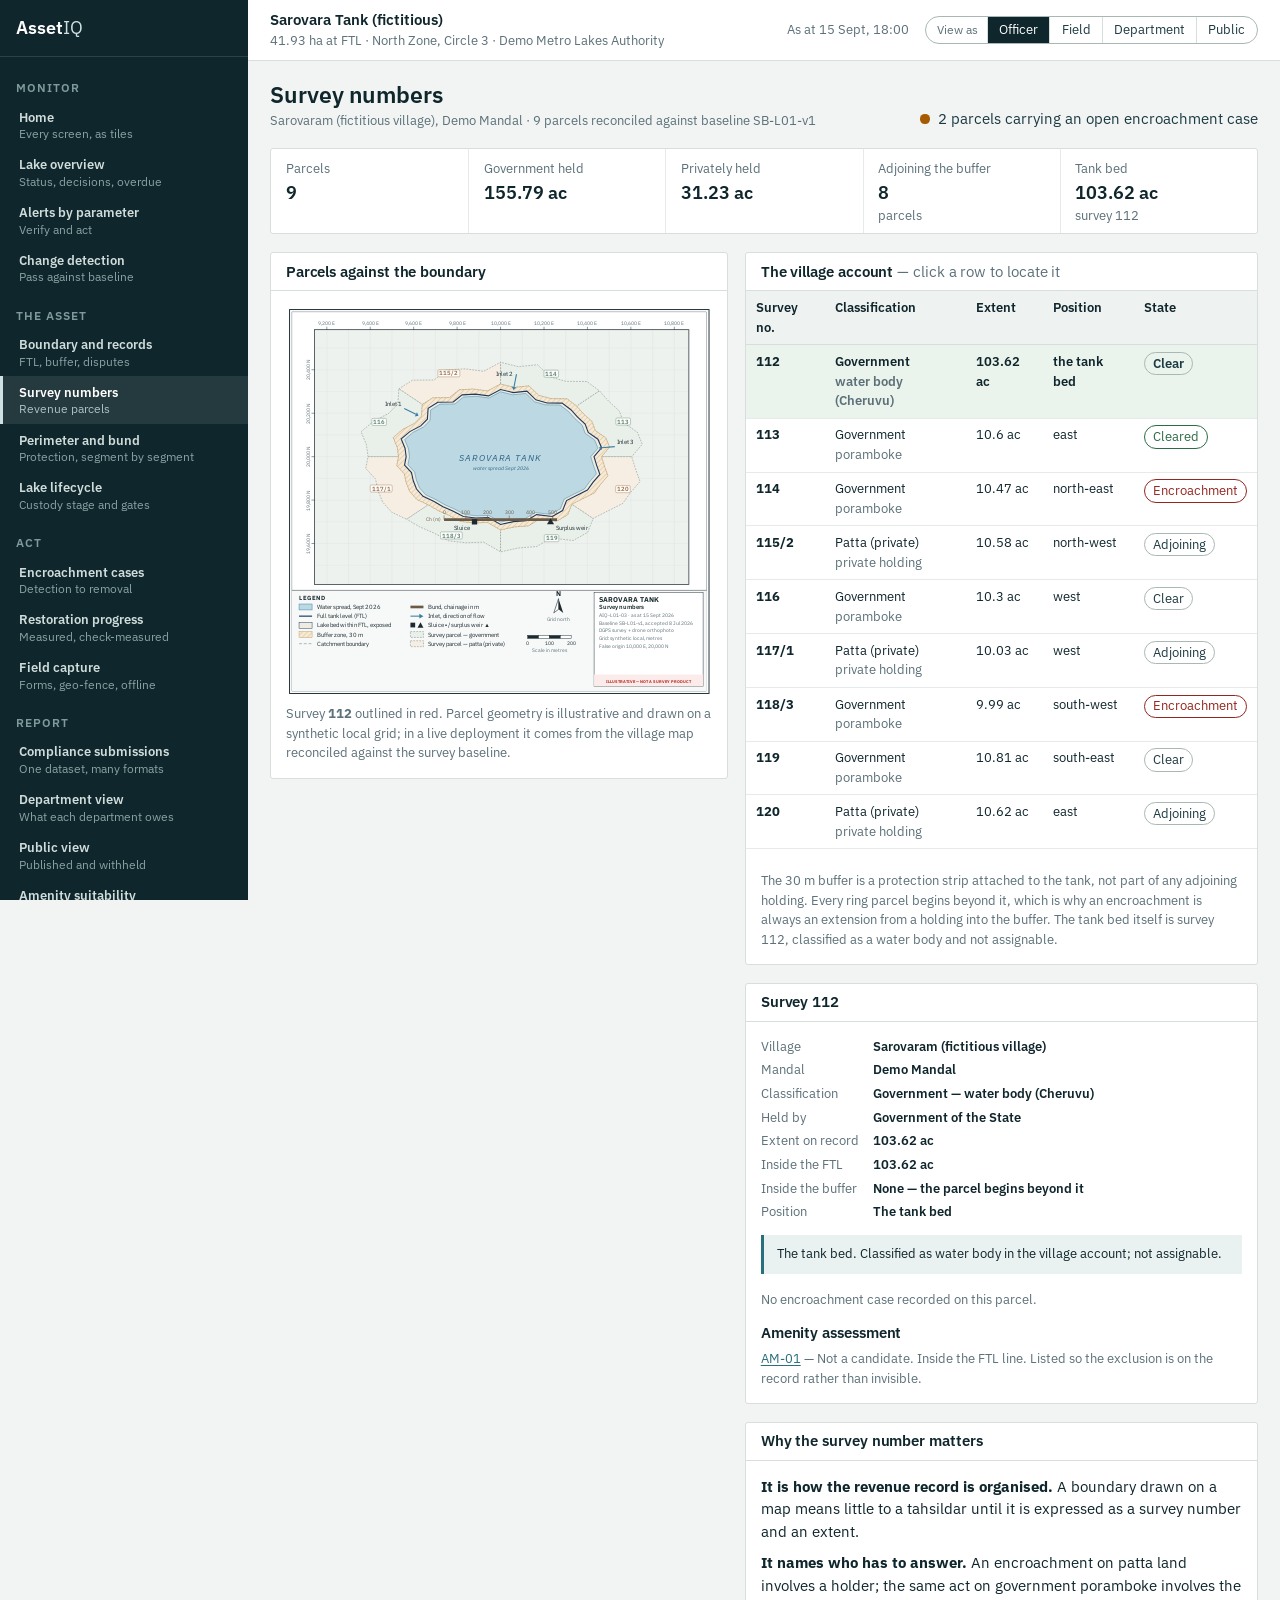
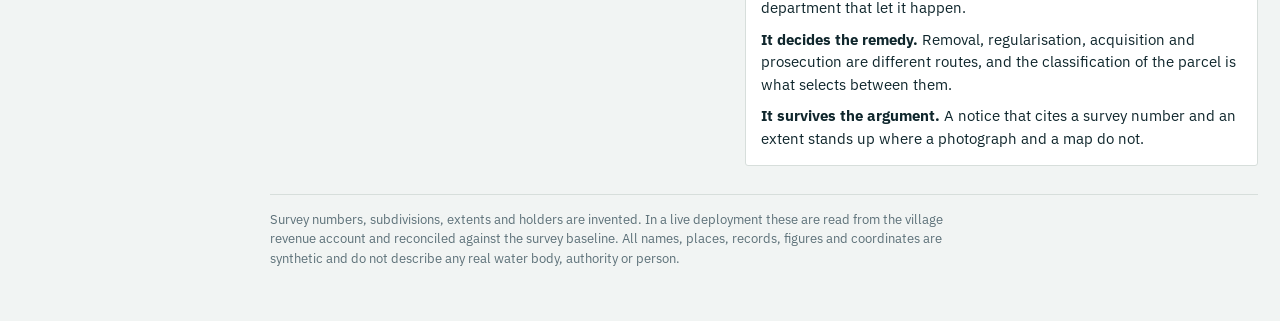
<file: survey.html>
<!doctype html>
<html lang="en">
<head>
<meta charset="utf-8">
<meta name="viewport" content="width=device-width, initial-scale=1">
<meta name="robots" content="noindex, nofollow">
<title>Survey numbers — AssetIQ</title>
<link rel="preconnect" href="https://fonts.googleapis.com">
<link rel="preconnect" href="https://fonts.gstatic.com" crossorigin>
<link href="https://fonts.googleapis.com/css2?family=IBM+Plex+Sans:wght@400;600&display=swap" rel="stylesheet">
<link rel="stylesheet" href="assets/css/aiq.css">
</head>
<body data-screen="survey">

<div id="page" class="page">
  <div class="phead">
    <div class="row">
      <div>
        <h1>Survey numbers</h1>
        <p class="sub" id="sub"></p>
      </div>
      <p class="verdict" id="verdict"></p>
    </div>
  </div>

  <dl class="stat-row" id="stats"></dl>

  <div class="cols">
    <section class="panel">
      <h2>Parcels against the boundary</h2>
      <div class="body">
        <svg id="plan"></svg>
        <p class="caption" id="cap"></p>
      </div>
    </section>

    <div class="stack">
      <section class="panel">
        <h2>The village account <span class="n">— click a row to locate it</span></h2>
        <div class="scroll-x"><table class="reg" id="reg"></table></div>
        <div class="body"><p class="wire-note" id="regnote"></p></div>
      </section>

      <section class="panel" id="detail"></section>

      <section class="panel">
        <h2>Why the survey number matters</h2>
        <div class="body">
          <ul class="plain">
            <li><strong>It is how the revenue record is organised.</strong> A boundary drawn on a map means
              little to a tahsildar until it is expressed as a survey number and an extent.</li>
            <li><strong>It names who has to answer.</strong> An encroachment on patta land involves a holder;
              the same act on government poramboke involves the department that let it happen.</li>
            <li><strong>It decides the remedy.</strong> Removal, regularisation, acquisition and prosecution
              are different routes, and the classification of the parcel is what selects between them.</li>
            <li><strong>It survives the argument.</strong> A notice that cites a survey number and an extent
              stands up where a photograph and a map do not.</li>
          </ul>
        </div>
      </section>
    </div>
  </div>

  <footer class="site">
    <p id="dataline"></p>
  </footer>
</div>

<script src="assets/js/aiq-data.js"></script>
<script src="assets/js/aiq-map.js"></script>
<script src="assets/js/aiq-shell.js"></script>
<script>
AIQShell.boot(async (data) => {
  const S = data.survey_summary, P = data.survey_parcels;
  let current = (location.hash || "").replace("#", "") || P[0].id;
  if (!P.some(p => p.id === current)) current = P[0].id;

  document.getElementById("sub").textContent =
    `${S.village}, ${S.mandal} · ${S.parcels} parcels reconciled against baseline ${data.spatial_baseline.id}`;
  const enc = data.encroachment_summary;
  document.getElementById("verdict").innerHTML =
    `<span class="dot ${enc.open ? "amber" : "green"}"></span> <span class="reason">${
      enc.open ? `${enc.open} parcel${enc.open > 1 ? "s" : ""} carrying an open encroachment case` : "No open case on any parcel"}</span>`;
  document.getElementById("dataline").textContent = S.note + " " + data.meta.disclaimer;

  document.getElementById("stats").innerHTML = [
    ["Parcels", S.parcels, ""],
    ["Government held", S.government_ac + " ac", ""],
    ["Privately held", S.private_ac + " ac", ""],
    ["Adjoining the buffer", S.parcels_adjoining_buffer, "parcels"],
    ["Tank bed", P[0].extent_ac + " ac", "survey 112"],
  ].map(([k, v, s]) => `<div class="stat"><dt>${k}</dt><dd>${v}${s ? ` <small>${s}</small>` : ""}</dd></div>`).join("");

  function draw() {
    AIQMap.draw(document.getElementById("plan"), data, {
      title: "Survey numbers", mapRef: "AIQ-L01-03",
      asAt: AIQ.date(data.officer_view.as_of), acceptedOn: AIQ.date(data.spatial_baseline.accepted_on),
      waterDate: "Sept 2026", parcels: true, highlightParcel: current, sensors: false, changes: false,
    });
    const p = P.find(x => x.id === current);
    document.getElementById("cap").innerHTML =
      `Survey <strong>${AIQ.sn(p)}</strong> outlined in red. Parcel geometry is illustrative and drawn on a
       synthetic local grid; in a live deployment it comes from the village map reconciled against the survey baseline.`;
  }

  function renderTable() {
    document.getElementById("reg").innerHTML =
      `<thead><tr><th>Survey no.</th><th>Classification</th><th>Extent</th><th>Position</th><th>State</th></tr></thead><tbody>` +
      P.map(p => {
        const govt = p.holder.indexOf("Government") === 0;
        const bad = p.status.indexOf("encroachment recorded") === 0;
        return `<tr data-id="${p.id}" style="cursor:pointer" class="${p.id === current ? "accepted" : (bad ? "" : "")}">
          <td><strong>${AIQ.sn(p)}</strong></td>
          <td>${govt ? "Government" : "Patta (private)"}<br><span class="wire-note" style="margin:0">${p.classification.replace(/^.*— /, "")}</span></td>
          <td>${p.extent_ac} ac</td>
          <td>${p.position}</td>
          <td>${bad ? `<span class="badge late">Encroachment</span>` :
                p.status.indexOf("cleared") === 0 ? `<span class="badge closed">Cleared</span>` :
                `<span class="badge">${p.status.charAt(0).toUpperCase() + p.status.slice(1)}</span>`}</td></tr>`;
      }).join("") + `</tbody>`;
    document.querySelectorAll("#reg tbody tr").forEach(r => r.addEventListener("click", () => {
      current = r.dataset.id; location.replace("#" + current); renderAll();
    }));
    document.getElementById("regnote").textContent =
      `${S.buffer_note} The tank bed itself is survey ${P[0].survey_no}, classified as a water body ` +
      `and not assignable.`;
  }

  function renderDetail() {
    const p = P.find(x => x.id === current);
    const govt = p.holder.indexOf("Government") === 0;
    const cases = (data.encroachment_cases || []).filter(c => c.parcel_id === p.id);
    const amen = (data.beautification.candidates || []).filter(c => c.parcel_id === p.id);
    document.getElementById("detail").innerHTML = `
      <h2>Survey ${AIQ.sn(p)}</h2>
      <div class="body">
        <dl class="kv" style="margin-bottom:0.8rem">
          <dt>Village</dt><dd>${p.village}</dd>
          <dt>Mandal</dt><dd>${p.mandal}</dd>
          <dt>Classification</dt><dd>${p.classification}</dd>
          <dt>Held by</dt><dd>${p.holder}</dd>
          <dt>Extent on record</dt><dd>${p.extent_ac} ac</dd>
          <dt>Inside the FTL</dt><dd>${p.within_ftl_ac ? p.within_ftl_ac + " ac" : "None"}</dd>
          <dt>Inside the buffer</dt><dd>${p.within_buffer_ac ? p.within_buffer_ac + " ac" : "None — the parcel begins beyond it"}</dd>
          <dt>Position</dt><dd>${p.position === "the tank bed" ? "The tank bed" : p.position.charAt(0).toUpperCase() + p.position.slice(1) + " of the lake"}</dd>
        </dl>
        ${p.note ? `<div class="${cases.length && cases.some(c => c.stage !== "Closed") ? "guard" : "note-box"}">${p.note}</div>` : ""}
        ${cases.length ? `<h3>Cases on this parcel</h3><ul class="events">${cases.map(c => `
          <li><p class="title"><a href="encroachment.html#${c.id}">${c.id} — ${c.type}</a></p>
            <p class="meta">${c.area_ac ? c.area_ac + " ac · " : ""}${c.inside_ftl ? "inside the FTL" : "inside the buffer"}
              · detected ${AIQ.date(c.detected_on)} · <strong>${c.stage}</strong></p></li>`).join("")}</ul>`
          : `<p class="wire-note">No encroachment case recorded on this parcel.</p>`}
        ${amen.length ? `<h3 style="margin-top:0.9rem">Amenity assessment</h3>${amen.map(a =>
          `<p class="wire-note"><a href="amenity.html#${a.id}">${a.id}</a> — ${a.verdict}. ${a.note}</p>`).join("")}` : ""}
      </div>`;
  }

  function renderAll() { draw(); renderTable(); renderDetail(); }
  renderAll();
  window.addEventListener("hashchange", () => {
    const h = location.hash.replace("#", "");
    if (h && P.some(p => p.id === h) && h !== current) { current = h; renderAll(); }
  });
});
</script>
</body>
</html>
</file>
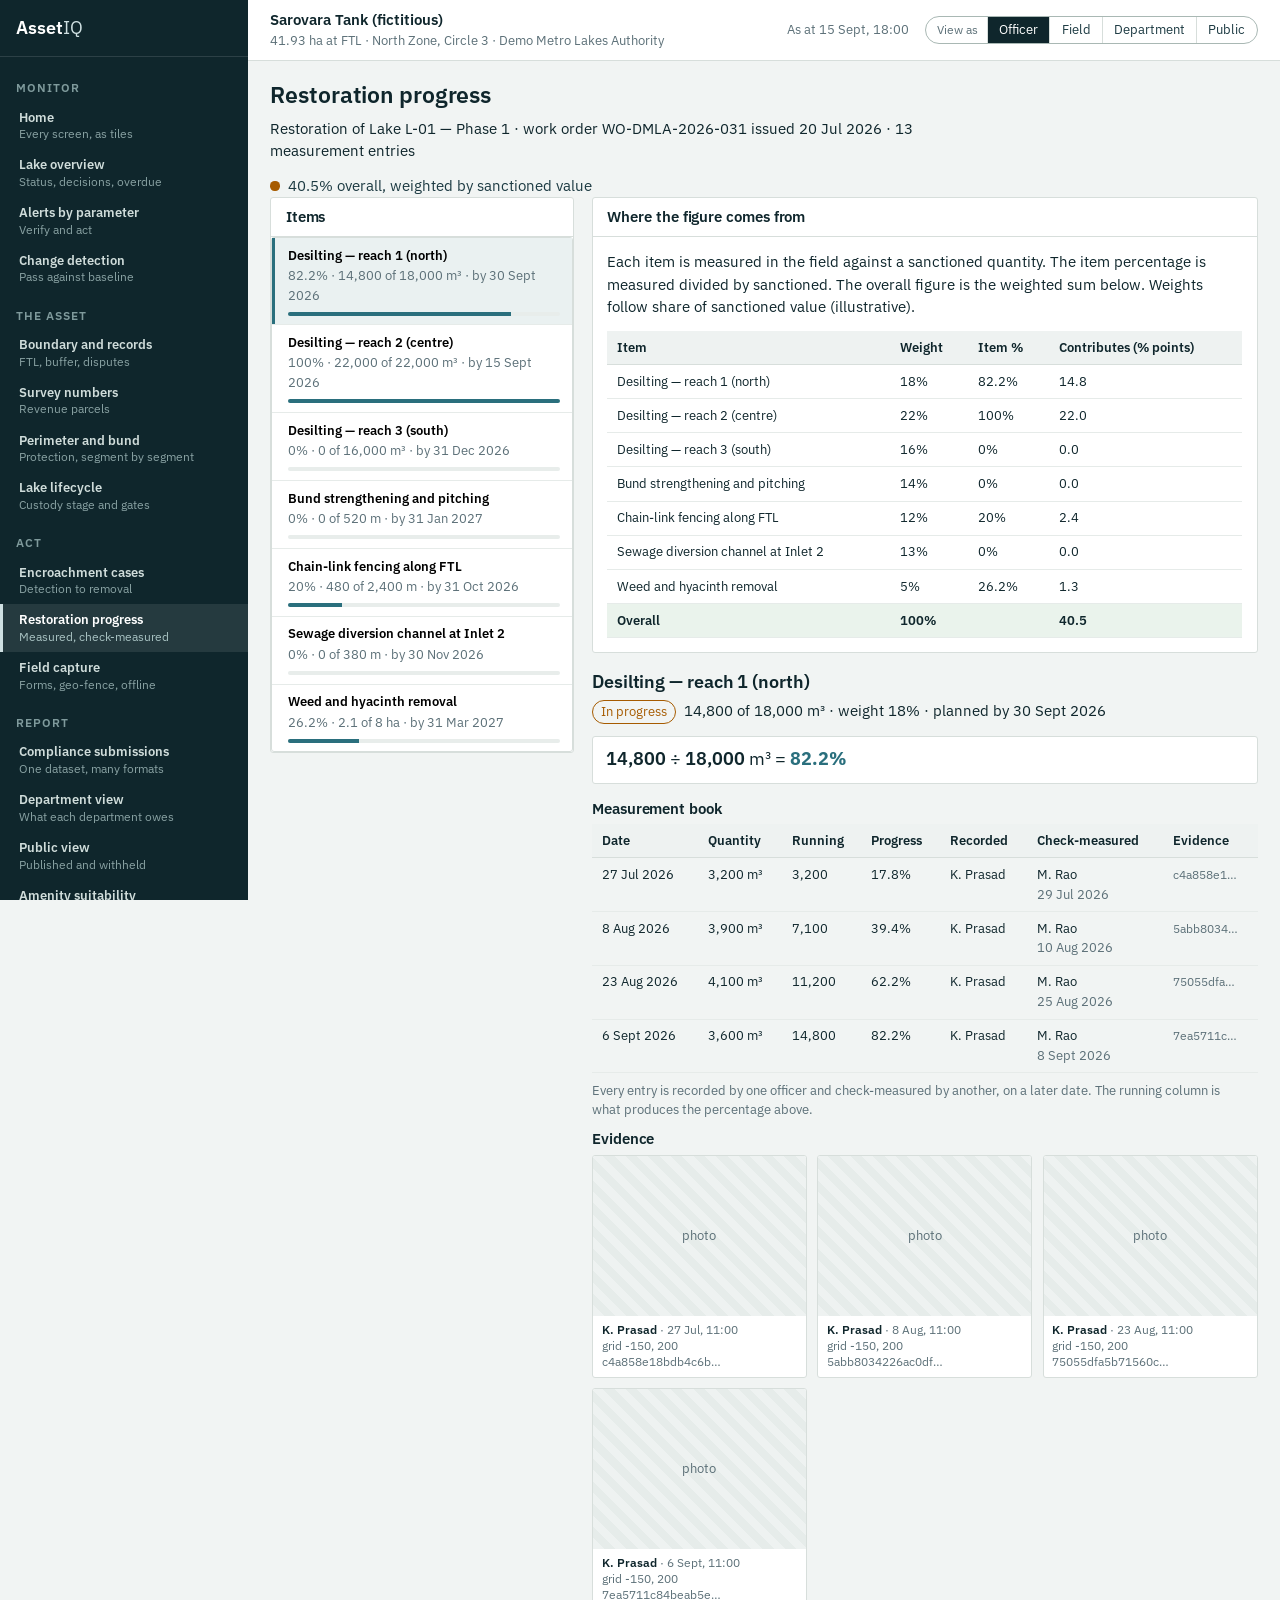
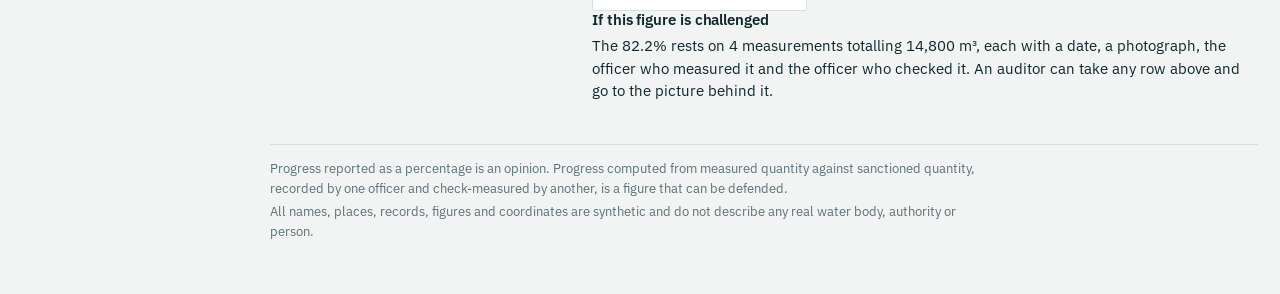
<file: works.html>
<!doctype html>
<html lang="en">
<head>
<meta charset="utf-8">
<meta name="viewport" content="width=device-width, initial-scale=1">
<meta name="robots" content="noindex, nofollow">
<title>Restoration progress — AssetIQ</title>
<link rel="preconnect" href="https://fonts.googleapis.com">
<link rel="preconnect" href="https://fonts.gstatic.com" crossorigin>
<link href="https://fonts.googleapis.com/css2?family=IBM+Plex+Sans:wght@400;600&display=swap" rel="stylesheet">
<link rel="stylesheet" href="assets/css/aiq.css">
</head>
<body data-screen="works">

<div id="page" class="page">
  <section class="lake-head">
    <div class="row">
      <div>
        <h1 id="head">Restoration progress</h1>
        <p class="sub" id="sub"></p>
      </div>
      <p class="verdict" id="verdict"></p>
    </div>
  </section>

  <div class="two-pane">
    <div class="stack">
      <section class="panel">
        <h2>Items</h2>
        <ul class="alert-list" id="items"></ul>
      </section>
    </div>

    <div class="stack">
      <section class="panel">
        <h2>Where the figure comes from</h2>
        <div class="body">
          <p id="method"></p>
          <div class="scroll-x"><table class="reg" id="rollup"></table></div>
        </div>
      </section>

      <section class="detail" id="detail"></section>
    </div>
  </div>

  <footer class="site">
    <p>Progress reported as a percentage is an opinion. Progress computed from measured quantity against sanctioned quantity, recorded by one officer and check-measured by another, is a figure that can be defended.</p>
    <p id="dataline"></p>
  </footer>
</div>

<script src="assets/js/aiq-data.js"></script>
<script src="assets/js/aiq-map.js"></script>
<script src="assets/js/aiq-shell.js"></script>
<script>
AIQShell.boot(async (data) => {
  const works = data.restoration_works, prog = works.precomputed_progress;
  const item = id => works.items.find(i => i.id === id) || {};
  const pctOf = id => (prog.items.find(p => p.item === id) || {}).pct || 0;
  const doneOf = id => (prog.items.find(p => p.item === id) || {}).executed_qty || 0;
  const unit = u => (u || "").replace("m3", "m³").replace("m2", "m²");
  const num = n => Number(n).toLocaleString("en-IN");
  const role = id => (data.users.find(u => u.id === id) || {}).name || id;
  const entriesFor = id => works.measurements.filter(m => m.item === id);
  const mediaFor = ids => data.media_ledger.filter(m => ids.some(i => (m.linked_to || []).includes(i)));
  const asOf = data.officer_view.as_of.slice(0, 10);
  document.getElementById("sub").textContent =
    `${works.name} · work order ${works.id} issued ${AIQ.date(works.issued_on)} · ${works.measurements.length} measurement entries`;
  document.getElementById("verdict").innerHTML =
    `<span class="dot amber"></span> <span class="reason">${prog.overall_pct}% overall, weighted by sanctioned value</span>`;
  document.getElementById("dataline").textContent = data.meta.disclaimer;

  document.getElementById("method").innerHTML =
    `Each item is measured in the field against a sanctioned quantity. The item percentage is measured divided by sanctioned. ` +
    `The overall figure is the weighted sum below. Weights follow ${works.weight_basis.toLowerCase()}.`;

  document.getElementById("rollup").innerHTML =
    `<thead><tr><th>Item</th><th>Weight</th><th>Item %</th><th>Contributes (% points)</th></tr></thead><tbody>` +
    works.items.map(i => {
      const c = pctOf(i.id) * i.weight_pct / 100;
      return `<tr><td>${i.name}</td><td>${i.weight_pct}%</td><td>${pctOf(i.id)}%</td><td>${c.toFixed(1)}</td></tr>`;
    }).join("") +
    `<tr class="accepted"><td>Overall</td><td>100%</td><td></td><td>${prog.overall_pct}</td></tr></tbody>`;

  let current = works.items[0].id;

  function renderItems() {
    document.getElementById("items").innerHTML = works.items.map(i => {
      const late = i.planned_by < asOf && pctOf(i.id) < 100;
      return `<li><button type="button" data-id="${i.id}" aria-current="${i.id === current}">
        <span class="t">${i.name}</span>
        <span class="m">${pctOf(i.id)}% · ${num(doneOf(i.id))} of ${num(i.sanctioned_qty)} ${unit(i.unit)}
          · <span class="${late ? "late" : ""}">by ${AIQ.date(i.planned_by)}</span></span>
        <span class="track"><span class="fill" style="width:${pctOf(i.id)}%"></span></span>
      </button></li>`;
    }).join("");
    document.querySelectorAll("#items button").forEach(b =>
      b.addEventListener("click", () => select(b.dataset.id)));
  }

  function select(id) {
    current = id;
    const i = item(id), entries = entriesFor(id);
    let running = 0;
    const rows = entries.map(m => {
      running += m.qty;
      return `<tr>
        <td>${AIQ.date(m.date)}</td>
        <td>${num(m.qty)} ${unit(i.unit)}</td>
        <td>${num(running)}</td>
        <td>${((running / i.sanctioned_qty) * 100).toFixed(1)}%</td>
        <td>${role(m.recorded_by)}</td>
        <td>${role(m.check_measured_by)}<br><span class="wire-note">${AIQ.date(m.check_measured_on)}</span></td>
        <td>${m.evidence.map(e => `<span class="hash">${(data.media_ledger.find(x => x.id === e) || { sha256: "" }).sha256.slice(0, 8)}…</span>`).join(" ")}</td>
      </tr>`;
    }).join("");

    const media = mediaFor([id].concat(entries.map(e => e.id)));
    const late = i.planned_by < asOf && pctOf(id) < 100;

    document.getElementById("detail").innerHTML = `
      <h2>${i.name}</h2>
      <p class="tagline">
        <span class="badge ${pctOf(id) === 100 ? "closed" : late ? "late" : "open"}">${
          pctOf(id) === 100 ? "Complete" : late ? "Behind programme" : "In progress"}</span>
        &nbsp;${num(doneOf(id))} of ${num(i.sanctioned_qty)} ${unit(i.unit)} · weight ${i.weight_pct}% · planned by ${AIQ.date(i.planned_by)}
      </p>
      <div class="calc">
        <span>${num(doneOf(id))}</span> ÷ <span>${num(i.sanctioned_qty)}</span> ${unit(i.unit)}
        = <strong>${pctOf(id)}%</strong>
      </div>
      <h3>Measurement book</h3>
      ${entries.length ? `<div class="scroll-x"><table class="reg mb">
        <thead><tr><th>Date</th><th>Quantity</th><th>Running</th><th>Progress</th><th>Recorded</th><th>Check-measured</th><th>Evidence</th></tr></thead>
        <tbody>${rows}</tbody></table></div>`
        : `<p class="wire-note">No quantity has been measured for this item yet, so it stands at 0%. Nothing is assumed in advance of measurement.</p>`}
      ${entries.length ? `<p class="wire-note">Every entry is recorded by one officer and check-measured by another, on a later date. The running column is what produces the percentage above.</p>` : ""}
      <h3>Evidence</h3>
      ${media.length ? `<div class="evidence">` + media.map(m => `
        <figure>
          <div class="frame">${m.role_note || m.kind.replace(/_/g, " ")}</div>
          <figcaption>
            <span class="who">${role(m.captured_by)}</span> · ${AIQ.dateTime(m.captured_at)}<br>
            grid ${m.location[0]}, ${m.location[1]}<br>
            <span class="hash">${m.sha256.slice(0, 16)}…</span>
          </figcaption>
        </figure>`).join("") + `</div>`
        : `<p class="wire-note">No photographs, because nothing has been measured here yet.</p>`}
      <h3>If this figure is challenged</h3>
      <p>${pctOf(id) === 0
        ? "Nothing has been claimed for this item, so there is nothing to defend."
        : `The ${pctOf(id)}% rests on ${entries.length} measurement${entries.length > 1 ? "s" : ""} totalling ${num(doneOf(id))} ${unit(i.unit)}, each with a date, a photograph, the officer who measured it and the officer who checked it. An auditor can take any row above and go to the picture behind it.`}</p>`;

    document.querySelectorAll("#items button").forEach(b =>
      b.setAttribute("aria-current", b.dataset.id === id));
  }

  renderItems();
  select(current);
});
</script>
</body>
</html>
</file>
<file: assets/css/aiq.css>
/* AssetIQ — application styles.
   Palette takes its cue from survey drawings and water: deep water ink,
   silt slate, paper ground. Colour is reserved for status and for map
   symbology; nothing else is coloured for decoration. */

:root {
  --ink: #0f262c;
  --ink-2: #16343c;
  --ink-soft: #1c3a42;
  --slate: #5c7078;
  --paper: #f1f4f3;
  --surface: #ffffff;
  --line: #d7dedb;
  --line-2: #e6ebe9;
  --line-strong: #a9b8b4;
  --water: #2a6f7d;
  --water-pale: #cfe0e2;
  --water-tint: #eaf1f1;
  --green: #2c6b45;
  --amber: #a65b00;
  --amber-tint: #fdf3ea;
  --red: #94261f;
  --red-tint: #fbeceb;
  --grey: #7e8c90;

  --step--2: 0.72rem;
  --step--1: 0.82rem;
  --step-0: 0.94rem;
  --step-1: 1.12rem;
  --step-2: 1.45rem;
  --step-3: 1.9rem;

  --side-w: 15.5rem;
  --radius: 3px;
  --gap: 1.1rem;
}

* { box-sizing: border-box; }
svg, img { max-width: 100%; }

html, body { height: 100%; }
body {
  margin: 0;
  background: var(--paper);
  color: var(--ink);
  font-family: "IBM Plex Sans", "Segoe UI", system-ui, sans-serif;
  font-size: var(--step-0);
  line-height: 1.5;
  font-variant-numeric: tabular-nums;
  -webkit-font-smoothing: antialiased;
}

h1, h2, h3, h4 { line-height: 1.22; font-weight: 600; margin: 0 0 0.4em; letter-spacing: -0.005em; }
h1 { font-size: var(--step-2); }
h2 { font-size: var(--step-1); }
h3 { font-size: var(--step-0); }
p { margin: 0 0 0.8em; max-width: 74ch; }
a { color: var(--water); text-underline-offset: 2px; }
a:focus-visible, button:focus-visible, [tabindex]:focus-visible { outline: 2px solid var(--water); outline-offset: 2px; }

/* ================================================================ shell */
.app { display: grid; grid-template-columns: var(--side-w) minmax(0, 1fr); min-height: 100vh; }

.side {
  background: var(--ink); color: #dfe9e8;
  display: flex; flex-direction: column;
  position: sticky; top: 0; height: 100vh; overflow-y: auto;
}
.brand {
  display: block; padding: 0.95rem 1rem 0.85rem;
  font-size: var(--step-1); font-weight: 600; color: #fff; text-decoration: none;
  border-bottom: 1px solid rgba(255,255,255,0.12);
}
.brand span { color: var(--water-pale); font-weight: 400; }
.side nav { padding: 0.5rem 0 1rem; flex: 1; }
.nav-group { margin-bottom: 0.3rem; }
.nav-h {
  margin: 0.9rem 1rem 0.3rem; font-size: var(--step--2); font-weight: 600;
  color: #7f9a9c; text-transform: uppercase; letter-spacing: 0.09em;
}
.nav-i {
  display: block; padding: 0.4rem 1rem 0.42rem; text-decoration: none; color: #cfdcda;
  border-left: 3px solid transparent;
}
.nav-i:hover { background: rgba(255,255,255,0.05); color: #fff; }
.nav-i.on { background: rgba(255,255,255,0.09); border-left-color: var(--water-pale); color: #fff; }
.nav-l { display: block; font-size: var(--step--1); font-weight: 600; }
.nav-hint { display: block; font-size: var(--step--2); color: #89a2a3; line-height: 1.3; }
.nav-i.on .nav-hint { color: #a9c3c3; }
.side-foot {
  padding: 0.8rem 1rem; border-top: 1px solid rgba(255,255,255,0.12);
  font-size: var(--step--2); color: #7f9a9c;
}
.side-foot p { margin: 0; max-width: none; }

.main { display: flex; flex-direction: column; min-width: 0; }
.topbar {
  display: flex; align-items: center; justify-content: space-between; gap: 1rem;
  padding: 0.55rem 1.4rem; background: var(--surface); border-bottom: 1px solid var(--line);
  position: sticky; top: 0; z-index: 5; flex-wrap: wrap;
}
.tb-name { font-weight: 600; }
.tb-sub { display: block; font-size: var(--step--1); color: var(--slate); }
.tb-right { display: flex; align-items: center; gap: 1rem; }
.tb-as-at { font-size: var(--step--1); color: var(--slate); white-space: nowrap; }
.rolesw { display: flex; align-items: center; gap: 0; border: 1px solid var(--line-strong); border-radius: 999px; overflow: hidden; }
.rolesw-l { font-size: var(--step--2); color: var(--slate); padding: 0 0.55rem 0 0.7rem; }
.rolesw button {
  font: inherit; font-size: var(--step--1); padding: 0.22rem 0.7rem; cursor: pointer;
  background: none; border: 0; border-left: 1px solid var(--line); color: var(--ink-soft);
}
.rolesw button:hover { background: var(--water-tint); }
.rolesw button[aria-pressed="true"] { background: var(--ink); color: #fff; }

.content { padding: 1.2rem 1.4rem 3rem; }
.page { max-width: 1180px; }

/* ================================================================ page head */
.phead { margin-bottom: 1.1rem; }
.phead .row { display: flex; align-items: flex-end; justify-content: space-between; gap: 1rem; flex-wrap: wrap; }
.phead h1 { margin-bottom: 0.1em; }
.phead .sub { color: var(--slate); font-size: var(--step--1); margin: 0; max-width: 90ch; }
.verdict { display: flex; align-items: center; gap: 0.5rem; font-weight: 600; margin: 0; }
.verdict .reason { font-weight: 400; color: var(--ink-soft); }

.dot { width: 0.58rem; height: 0.58rem; border-radius: 50%; display: inline-block; flex: none; }
.dot.green { background: var(--green); } .dot.amber { background: var(--amber); }
.dot.red { background: var(--red); } .dot.grey { background: var(--grey); }

/* ================================================================ tiles */
.tiles { display: grid; grid-template-columns: repeat(auto-fill, minmax(15.5rem, 1fr)); gap: 0.9rem; margin: 0 0 1.6rem; }
.tile {
  display: flex; flex-direction: column; text-decoration: none; color: inherit; background: var(--surface);
  border: 1px solid var(--line); border-radius: var(--radius); padding: 0.85rem 0.95rem;
  border-top: 3px solid var(--water);
}
.tile:hover { border-color: var(--line-strong); background: #fbfdfc; }
.tile.amber { border-top-color: var(--amber); }
.tile.red { border-top-color: var(--red); }
.tile.green { border-top-color: var(--green); }
.tile.grey { border-top-color: var(--line-strong); }
.tile-k { display: flex; align-items: baseline; justify-content: space-between; gap: 0.5rem; }
.tile-t { font-weight: 600; font-size: var(--step-0); }
.tile-n { font-size: var(--step-2); font-weight: 600; line-height: 1; }
.tile-n.sm { font-size: var(--step-1); }
.tile-d { color: var(--slate); font-size: var(--step--1); margin: 0.3rem 0 0; max-width: none; flex: 1; }
.tile-f { margin: 0.55rem 0 0; font-size: var(--step--1); color: var(--water); font-weight: 600; }

.sec-h { display: flex; align-items: baseline; gap: 0.7rem; margin: 1.8rem 0 0.6rem; }
.sec-h h2 { margin: 0; }
.sec-h p { margin: 0; color: var(--slate); font-size: var(--step--1); }

/* ================================================================ layout */
.cols { display: grid; grid-template-columns: minmax(0, 1fr) minmax(0, 1.12fr); gap: var(--gap); align-items: start; }
.cols-3 { display: grid; grid-template-columns: repeat(3, minmax(0, 1fr)); gap: var(--gap); align-items: start; }
.two-pane { display: grid; grid-template-columns: minmax(0, 19rem) minmax(0, 1fr); gap: var(--gap); align-items: start; }
.stack > * + * { margin-top: var(--gap); }

.panel { background: var(--surface); border: 1px solid var(--line); border-radius: var(--radius); }
.panel > h2 { font-size: var(--step-0); margin: 0; padding: 0.6rem 0.9rem; border-bottom: 1px solid var(--line); }
.panel > h2 .n { color: var(--slate); font-weight: 400; }
.panel > .body { padding: 0.9rem; }
.panel > .body > :last-child { margin-bottom: 0; }
.panel.accent { border-left: 3px solid var(--amber); }
.panel.flat { background: none; border: 0; }

/* ================================================================ tables */
table.reg { border-collapse: collapse; width: 100%; font-size: var(--step--1); }
table.reg th, table.reg td { text-align: left; padding: 0.42rem 0.6rem; border-bottom: 1px solid var(--line-2); vertical-align: top; }
table.reg thead th { background: #eef2f1; font-weight: 600; border-bottom: 1px solid var(--line); position: sticky; top: 0; }
table.reg tr.accepted td { background: #eaf3ec; font-weight: 600; }
table.reg tr.muted td { color: var(--slate); }
table.reg tbody tr:hover td { background: #f7faf9; }
table.reg tr.accepted:hover td { background: #e3efe6; }
.scroll-x { overflow-x: auto; }
.scroll-y { max-height: 26rem; overflow-y: auto; }
table.mb { min-width: 40rem; }

/* ================================================================ lists */
.events { list-style: none; margin: 0; padding: 0; }
.events li { padding: 0.62rem 0.9rem; border-top: 1px solid var(--line-2); }
.events li:first-child { border-top: 0; }
.events .title { font-weight: 600; margin: 0; }
.events .meta { color: var(--slate); font-size: var(--step--1); margin: 0.1rem 0 0; max-width: none; }
.events .late { color: var(--red); font-weight: 600; }
.events .owner { color: var(--ink-soft); }
/* decision queue — each item is an act waiting on a person, not a notification */
.panel.decisions { border-left: 3px solid var(--amber); }
.panel.decisions ol { list-style: none; margin: 0; padding: 0; counter-reset: dq; }
.panel.decisions li { display: flex; gap: 0.6rem; padding: 0.7rem 0; border-top: 1px solid var(--line-2); }
.panel.decisions li:first-child { border-top: 0; padding-top: 0; }
.panel.decisions li:last-child { padding-bottom: 0; }
.panel.decisions li::before {
  counter-increment: dq; content: counter(dq);
  flex: 0 0 1.35rem; height: 1.35rem; border-radius: 50%; margin-top: 0.1rem;
  background: var(--amber-tint); color: var(--amber); border: 1px solid var(--amber);
  font-size: var(--step--1); font-weight: 600; text-align: center; line-height: 1.3rem;
}
.panel.decisions .ask { font-weight: 600; margin: 0 0 0.12rem; line-height: 1.3; }
.panel.decisions .ask .badge { vertical-align: 0.08em; font-weight: 400; }
.panel.decisions .what { margin: 0 0 0.12rem; font-size: var(--step--1); color: var(--ink-soft); max-width: none; }
.panel.decisions .why { margin: 0; font-size: var(--step--1); color: var(--slate); max-width: none; }
.panel.decisions .who { margin: 0.2rem 0 0; font-size: var(--step--1); color: var(--slate); max-width: none; }

ul.plain { list-style: none; margin: 0; padding: 0; }
ul.plain li + li { margin-top: 0.55rem; }
ul.bul { margin: 0 0 0.8em; padding-left: 1.1rem; }
ul.bul li { margin-bottom: 0.25rem; }

.kv { display: grid; grid-template-columns: auto 1fr; gap: 0.25rem 0.9rem; font-size: var(--step--1); margin: 0; }
.kv dt { color: var(--slate); }
.kv dd { margin: 0; font-weight: 600; }

/* ================================================================ badges, chips */
.badge { display: inline-block; font-size: var(--step--1); padding: 0.05rem 0.5rem; border-radius: 999px; border: 1px solid var(--line-strong); color: var(--ink-soft); white-space: nowrap; }
.badge.open { border-color: var(--amber); color: var(--amber); }
.badge.closed { border-color: var(--green); color: var(--green); }
.badge.late { border-color: var(--red); color: var(--red); }
.badge.info { border-color: var(--water); color: var(--water); }
.ans { font-size: var(--step--1); border: 1px solid var(--line-strong); border-radius: 999px; padding: 0 0.45rem; margin-left: 0.25rem; }
.ans.yes { border-color: var(--amber); color: var(--amber); }
.ans.no { border-color: var(--green); color: var(--green); }
.hash { word-break: break-all; color: var(--slate); font-size: var(--step--2); }

.filters { display: flex; flex-wrap: wrap; gap: 0.35rem; margin: 0 0 0.75rem; }
.filters button, .layer-toggles button {
  font: inherit; font-size: var(--step--1); padding: 0.2rem 0.65rem; cursor: pointer;
  background: var(--surface); border: 1px solid var(--line-strong); border-radius: 999px; color: var(--ink-soft);
}
.filters button:hover, .layer-toggles button:hover { background: var(--water-tint); }
.filters button[aria-pressed="true"] { background: var(--ink); border-color: var(--ink); color: #fff; }
.layer-toggles { display: flex; flex-wrap: wrap; gap: 0.35rem; margin-bottom: 0.65rem; }
.layer-toggles button[aria-pressed="true"] { border-color: var(--ink); color: var(--ink); font-weight: 600; background: var(--water-tint); }

/* ================================================================ selectable list */
.alert-list { list-style: none; margin: 0; padding: 0; border: 1px solid var(--line); border-radius: var(--radius); background: var(--surface); }
.alert-list li + li { border-top: 1px solid var(--line-2); }
.alert-list button {
  display: block; width: 100%; text-align: left; font: inherit; cursor: pointer;
  background: none; border: 0; border-left: 3px solid transparent; padding: 0.55rem 0.8rem;
}
.alert-list button:hover { background: #eef2f1; }
.alert-list button[aria-current="true"] { border-left-color: var(--water); background: var(--water-tint); }
.alert-list .t { display: block; font-weight: 600; font-size: var(--step--1); line-height: 1.32; }
.alert-list .m { display: block; color: var(--slate); font-size: var(--step--1); margin-top: 0.12rem; }
.alert-list .m .late { color: var(--red); font-weight: 600; }
.alert-list .track { display: block; height: 4px; background: #e8edeb; border-radius: 3px; margin-top: 0.4rem; overflow: hidden; }
.alert-list .fill { display: block; height: 100%; background: var(--water); }

/* ================================================================ chain */
.chain { list-style: none; margin: 0; padding: 0 0 0 1.25rem; border-left: 2px solid var(--line); }
.chain li { position: relative; padding: 0 0 0.9rem 0; }
.chain li:last-child { padding-bottom: 0; }
.chain li::before {
  content: ""; position: absolute; left: -1.68rem; top: 0.38rem;
  width: 0.66rem; height: 0.66rem; border-radius: 50%; background: var(--surface); border: 2px solid var(--line-strong);
}
.chain li.done::before { background: var(--water); border-color: var(--water); }
.chain li.waiting::before { border-color: var(--amber); }
.chain .step { font-weight: 600; }
.chain .when { color: var(--slate); font-size: var(--step--1); }
.chain p { margin: 0.1rem 0 0; font-size: var(--step--1); color: var(--ink-soft); }

/* ================================================================ callouts */
.consequence { background: var(--amber-tint); border-left: 3px solid var(--amber); padding: 0.6rem 0.8rem; margin: 0 0 1rem; }
.consequence strong { display: block; font-size: var(--step--1); color: var(--amber); }
.taken { background: #eaf3ec; border-left: 3px solid var(--green); padding: 0.6rem 0.8rem; }
.taken strong { display: block; color: var(--green); }
.taken p { margin: 0.15rem 0 0; color: var(--ink-soft); font-size: var(--step--1); }
.note-box { background: var(--water-tint); border-left: 3px solid var(--water); padding: 0.6rem 0.8rem; margin: 0 0 1rem; font-size: var(--step--1); }
.note-box p:last-child { margin-bottom: 0; }
.guard { background: var(--red-tint); border-left: 3px solid var(--red); padding: 0.6rem 0.8rem; margin: 0 0 1rem; font-size: var(--step--1); }
.guard strong { color: var(--red); }
.wire-note { color: var(--slate); font-size: var(--step--1); margin-top: 0.45rem; max-width: 80ch; }
.calc { background: var(--surface); border: 1px solid var(--line); border-radius: var(--radius); padding: 0.6rem 0.8rem; margin-bottom: 1rem; font-size: var(--step-1); }
.calc span { font-weight: 600; } .calc strong { color: var(--water); }

/* ================================================================ evidence */
.evidence { display: grid; grid-template-columns: repeat(auto-fill, minmax(10.5rem, 1fr)); gap: 0.65rem; }
.evidence figure { margin: 0; border: 1px solid var(--line); border-radius: var(--radius); overflow: hidden; background: var(--surface); }
.evidence .frame { aspect-ratio: 4 / 3; background: repeating-linear-gradient(45deg, #eef2f1, #eef2f1 8px, #e6ecea 8px, #e6ecea 16px); display: grid; place-items: center; color: var(--slate); font-size: var(--step--1); text-align: center; padding: 0 0.5rem; }
.evidence figcaption { padding: 0.4rem 0.55rem; font-size: var(--step--2); color: var(--slate); line-height: 1.4; }
.evidence .who { color: var(--ink); font-weight: 600; }

/* ================================================================ actions */
.actions { display: flex; gap: 0.5rem; flex-wrap: wrap; margin-top: 0.3rem; }
.actions button { font: inherit; font-size: var(--step--1); padding: 0.4rem 0.9rem; border-radius: var(--radius); border: 1px solid var(--ink); background: var(--ink); color: #fff; cursor: pointer; }
.actions button:hover { background: var(--ink-2); }
.actions button.secondary { background: var(--surface); color: var(--ink); }
.actions button.secondary:hover { background: #eef2f1; }
.actions button:disabled { opacity: 0.55; cursor: not-allowed; }
.reason-row { display: block; font-size: var(--step--1); color: var(--slate); margin: 0.7rem 0 0.2rem; }
#reason { font: inherit; width: min(100%, 30rem); padding: 0.4rem 0.55rem; border: 1px solid var(--line-strong); border-radius: var(--radius); }
.linkish { font: inherit; font-size: var(--step--1); background: none; border: 0; padding: 0; color: var(--water); text-decoration: underline; cursor: pointer; }

/* ================================================================ bars */
.bars { list-style: none; margin: 0; padding: 0; }
.bars li { display: grid; grid-template-columns: 1fr 4rem; gap: 0.6rem; align-items: center; padding: 0.3rem 0; }
.bars .label { font-size: var(--step--1); }
.bars .track { grid-column: 1 / -1; height: 5px; background: #e8edeb; border-radius: 3px; overflow: hidden; }
.bars .fill { display: block; height: 100%; background: var(--water); }
.bars .pct { text-align: right; font-size: var(--step--1); font-weight: 600; }
.total { display: flex; justify-content: space-between; align-items: baseline; border-top: 1px solid var(--line); margin-top: 0.6rem; padding-top: 0.6rem; }
.total .big { font-size: var(--step-2); font-weight: 600; }

/* ================================================================ indicators */
.indicators { display: grid; grid-template-columns: repeat(2, minmax(0, 1fr)); }
.indicators a, .indicators div { padding: 0.55rem 0.9rem; border-top: 1px solid var(--line-2); text-decoration: none; color: inherit; display: block; }
.indicators > :nth-child(-n+2) { border-top: 0; }
.indicators > :nth-child(odd) { border-right: 1px solid var(--line-2); }
.indicators a:hover { background: var(--water-tint); }
.indicators .k { display: flex; align-items: center; gap: 0.4rem; font-weight: 600; font-size: var(--step--1); margin: 0; }
.indicators .v { color: var(--slate); font-size: var(--step--1); margin: 0.08rem 0 0; max-width: none; }

/* ================================================================ charts */
.chart { width: 100%; height: auto; display: block; }
.chart .grid-line { stroke: var(--line); stroke-width: 1; }
.chart .limit { stroke: var(--red); stroke-width: 1; stroke-dasharray: 4 3; }
.chart .plot { fill: none; stroke: var(--water); stroke-width: 1.6; }
.chart .mark { fill: var(--red); }
.chart text { font-size: 10px; fill: var(--slate); }
.caption { color: var(--slate); font-size: var(--step--1); margin: 0.45rem 0 0; max-width: 80ch; }

/* map legend keys used in page captions */
.key { font-size: var(--step--1); margin-right: 0.7rem; white-space: nowrap; }
.key::before { content: "—"; font-weight: 700; margin-right: 0.25rem; }
.key-rev::before { color: #8e4585; } .key-irr::before { color: #b0701a; } .key-not::before { color: #2e6d4c; }

/* ================================================================ draft */
.draft { margin-top: 1rem; }
.draft-section { background: var(--surface); border: 1px solid var(--line); border-radius: var(--radius); padding: 0.85rem 1rem; margin-bottom: 0.8rem; }
.draft-section h3 { margin-bottom: 0.35em; font-size: var(--step-0); }
.draft-section p { max-width: 72ch; font-size: var(--step--1); }
.draft-section .src { color: var(--slate); font-size: var(--step--2); border-top: 1px solid var(--line-2); padding-top: 0.45rem; margin: 0.6rem 0 0; }
.draft-section table { border-collapse: collapse; width: 100%; font-size: var(--step--1); margin: 0.4rem 0; }
.draft-section th, .draft-section td { text-align: left; padding: 0.35rem 0.55rem; border-bottom: 1px solid var(--line-2); }
.draft-section thead th { background: #eef2f1; font-weight: 600; }

/* ================================================================ field / phone */
.field-cols { display: grid; grid-template-columns: minmax(0, 19rem) minmax(0, 1fr); gap: var(--gap); align-items: start; }
.phone { width: 100%; max-width: 19rem; background: var(--ink); border-radius: 20px; padding: 0.45rem; }
.phone-bar { display: flex; justify-content: space-between; color: #9fb6b8; font-size: var(--step--2); padding: 0.15rem 0.6rem 0.4rem; }
.phone-bar .off { color: #e8a87c; }
.phone-screen { background: var(--surface); border-radius: 14px; padding: 0.85rem; min-height: 15rem; }
.p-head { display: flex; justify-content: space-between; gap: 0.5rem; font-weight: 600; font-size: var(--step--2); color: var(--slate); border-bottom: 1px solid var(--line); padding-bottom: 0.4rem; margin-bottom: 0.75rem; }
.p-q { font-size: var(--step-0); font-weight: 600; line-height: 1.3; margin-bottom: 0.8rem; }
.p-yn { display: grid; grid-template-columns: 1fr 1fr; gap: 0.5rem; }
.p-opts { display: grid; gap: 0.35rem; }
.p-btn { font: inherit; font-size: var(--step--1); padding: 0.6rem 0.5rem; border: 1px solid var(--line-strong); background: var(--surface); border-radius: var(--radius); cursor: pointer; width: 100%; text-align: center; }
.p-btn.on { background: var(--ink); border-color: var(--ink); color: #fff; }
.p-btn.primary { background: var(--water); border-color: var(--water); color: #fff; margin-top: 0.75rem; }
.p-btn.ghost { margin-top: 0.5rem; }
.p-btn:disabled { opacity: 0.5; cursor: not-allowed; }
.p-num { font: inherit; width: 100%; padding: 0.55rem; border: 1px solid var(--line-strong); border-radius: var(--radius); text-align: center; font-size: var(--step-1); }
.p-photo { margin-top: 0.75rem; border: 1px dashed var(--line-strong); border-radius: var(--radius); padding: 0.6rem; text-align: center; }
.p-shot { display: block; padding: 0.9rem 0; background: repeating-linear-gradient(45deg, #eef2f1, #eef2f1 8px, #e6ecea 8px, #e6ecea 16px); color: var(--slate); font-size: var(--step--2); }
.p-note { color: var(--slate); font-size: var(--step--2); margin: 0.4rem 0 0; line-height: 1.4; }
.p-done { font-size: var(--step-0); font-weight: 600; margin: 0.4rem 0; }
.p-meta { margin-top: 0.75rem; border-top: 1px solid var(--line); padding-top: 0.5rem; font-size: var(--step--2); color: var(--slate); }
.p-meta div { display: flex; justify-content: space-between; gap: 0.5rem; padding: 0.1rem 0; }
.p-meta span { color: var(--ink); text-align: right; }
.p-fence { margin-top: 0.7rem; padding: 0.45rem 0.6rem; border-radius: var(--radius); font-size: var(--step--2); }
.p-fence.in { background: #eaf3ec; color: var(--green); border-left: 3px solid var(--green); }
.p-fence.out { background: var(--red-tint); color: var(--red); border-left: 3px solid var(--red); }
.q-flag { color: var(--amber); } .up-flag { color: var(--green); }

/* ================================================================ misc */
.stat-row { display: grid; grid-template-columns: repeat(auto-fit, minmax(8rem, 1fr)); gap: 0; border: 1px solid var(--line); border-radius: var(--radius); background: var(--surface); margin-bottom: var(--gap); }
.stat { padding: 0.6rem 0.9rem; border-left: 1px solid var(--line-2); }
.stat:first-child { border-left: 0; }
.stat dt { color: var(--slate); font-size: var(--step--1); }
.stat dd { margin: 0.1rem 0 0; font-size: var(--step-1); font-weight: 600; }
/* the qualifier sits on its own line: inline, it wraps wherever it runs out of
   room and orphans a unit ("480 m of 2,526 / m") */
.stat dd small { display: block; font-size: var(--step--1); font-weight: 400; color: var(--slate); line-height: 1.3; }

.pill-row { display: flex; flex-wrap: wrap; gap: 0.35rem; margin: 0.3rem 0 0; }
.pill { font-size: var(--step--2); border: 1px solid var(--line); border-radius: 999px; padding: 0.05rem 0.5rem; color: var(--slate); }

.steps { list-style: none; margin: 0; padding: 0; display: grid; gap: 0.1rem; }
.steps li { display: grid; grid-template-columns: 1.6rem 1fr; gap: 0.6rem; padding: 0.5rem 0; border-bottom: 1px solid var(--line-2); align-items: start; }
.steps li:last-child { border-bottom: 0; }
.steps .mk { width: 1.15rem; height: 1.15rem; border-radius: 50%; border: 2px solid var(--line-strong); display: grid; place-items: center; font-size: 0.6rem; color: #fff; margin-top: 0.1rem; }
.steps li.done .mk { background: var(--water); border-color: var(--water); }
.steps li.now .mk { border-color: var(--amber); background: var(--amber-tint); }
.steps .s-n { font-weight: 600; font-size: var(--step--1); }
.steps .s-m { color: var(--slate); font-size: var(--step--1); margin: 0; max-width: none; }

.check { color: var(--green); font-weight: 600; }
.cross { color: var(--red); font-weight: 600; }

footer.site { border-top: 1px solid var(--line); margin-top: 1.8rem; padding: 0.9rem 0 0; color: var(--slate); font-size: var(--step--1); }
footer.site p { max-width: 90ch; margin-bottom: 0.3em; }

@media (max-width: 1000px) {
  .cols, .cols-3, .two-pane, .field-cols { grid-template-columns: 1fr; }
  .indicators { grid-template-columns: 1fr; }
  .indicators > :nth-child(odd) { border-right: 0; }
  .indicators > :nth-child(2) { border-top: 1px solid var(--line-2); }
}
@media (max-width: 760px) {
  .app { grid-template-columns: 1fr; }
  .side { position: static; height: auto; }
  .side nav { display: grid; grid-template-columns: repeat(auto-fill, minmax(11rem, 1fr)); gap: 0 0.5rem; }
  .content { padding: 1rem; }
}
@media (prefers-reduced-motion: reduce) { * { animation: none !important; transition: none !important; } }
</file>
